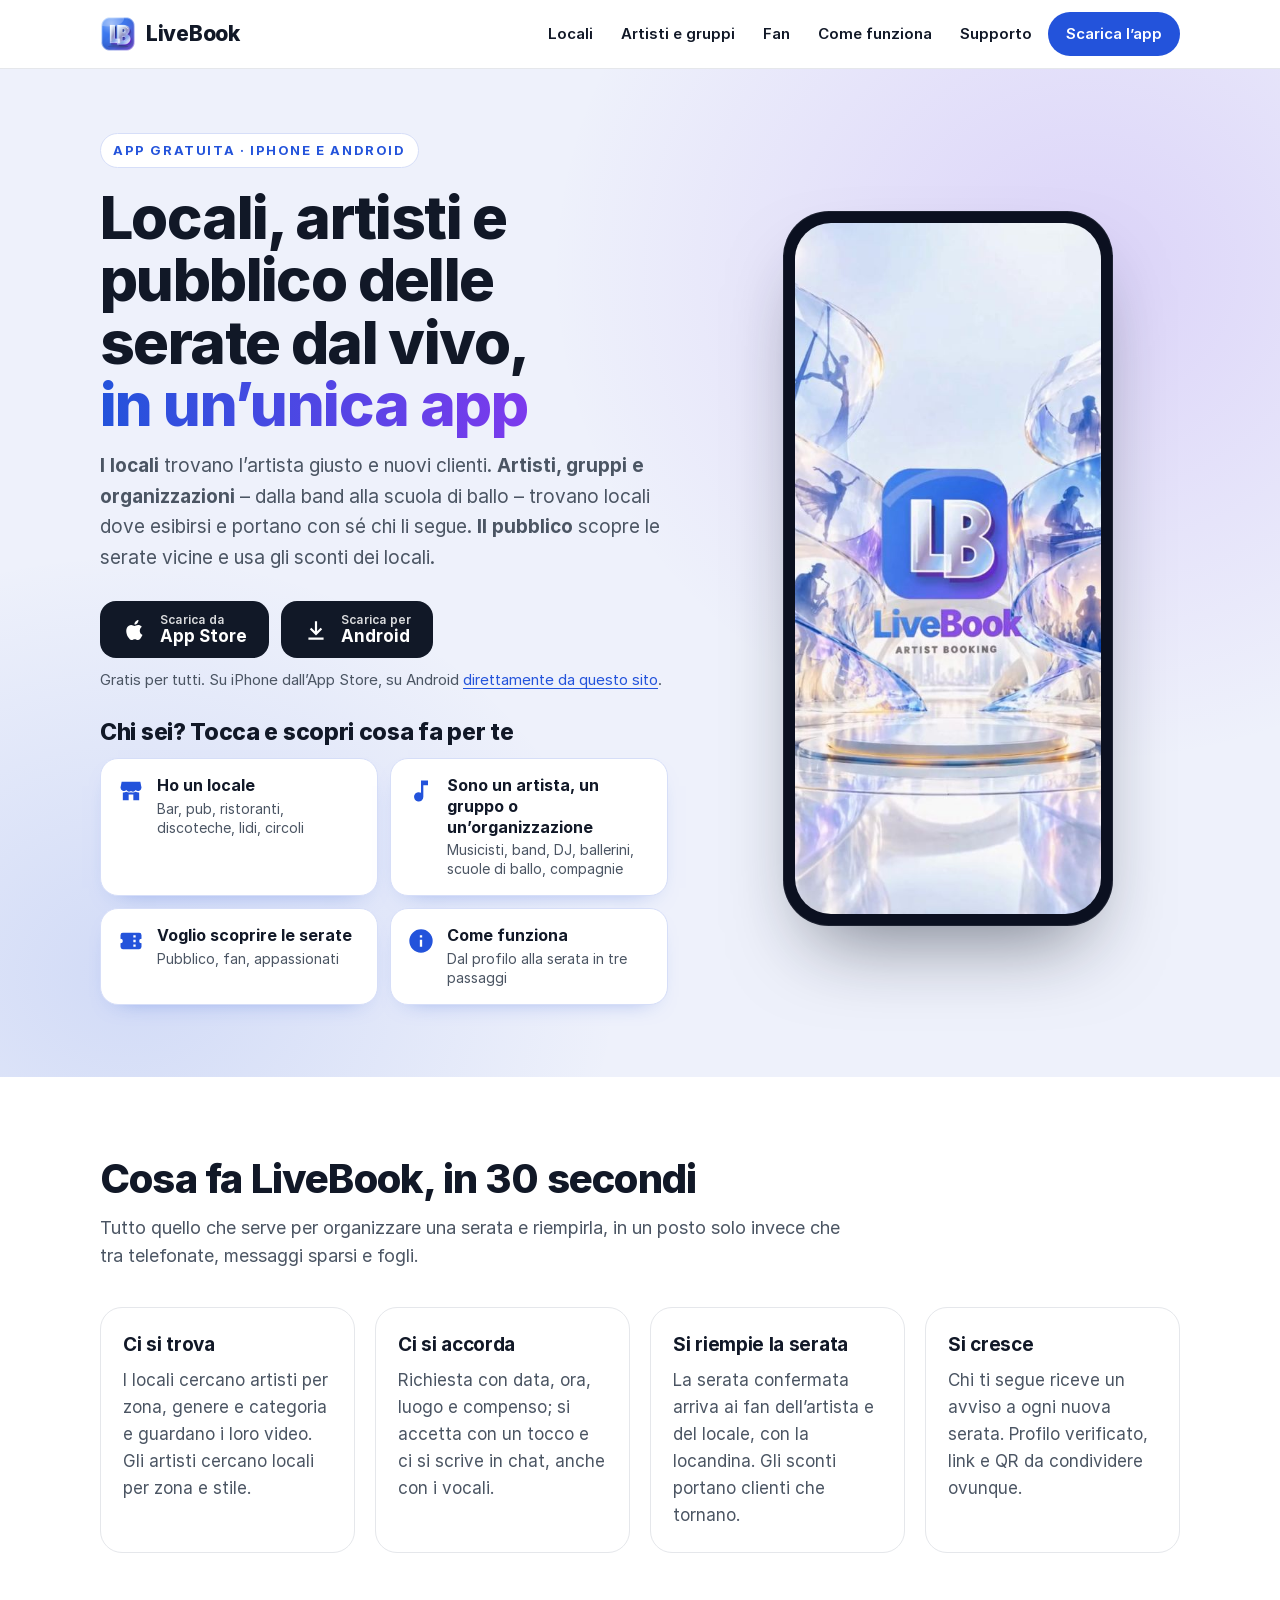
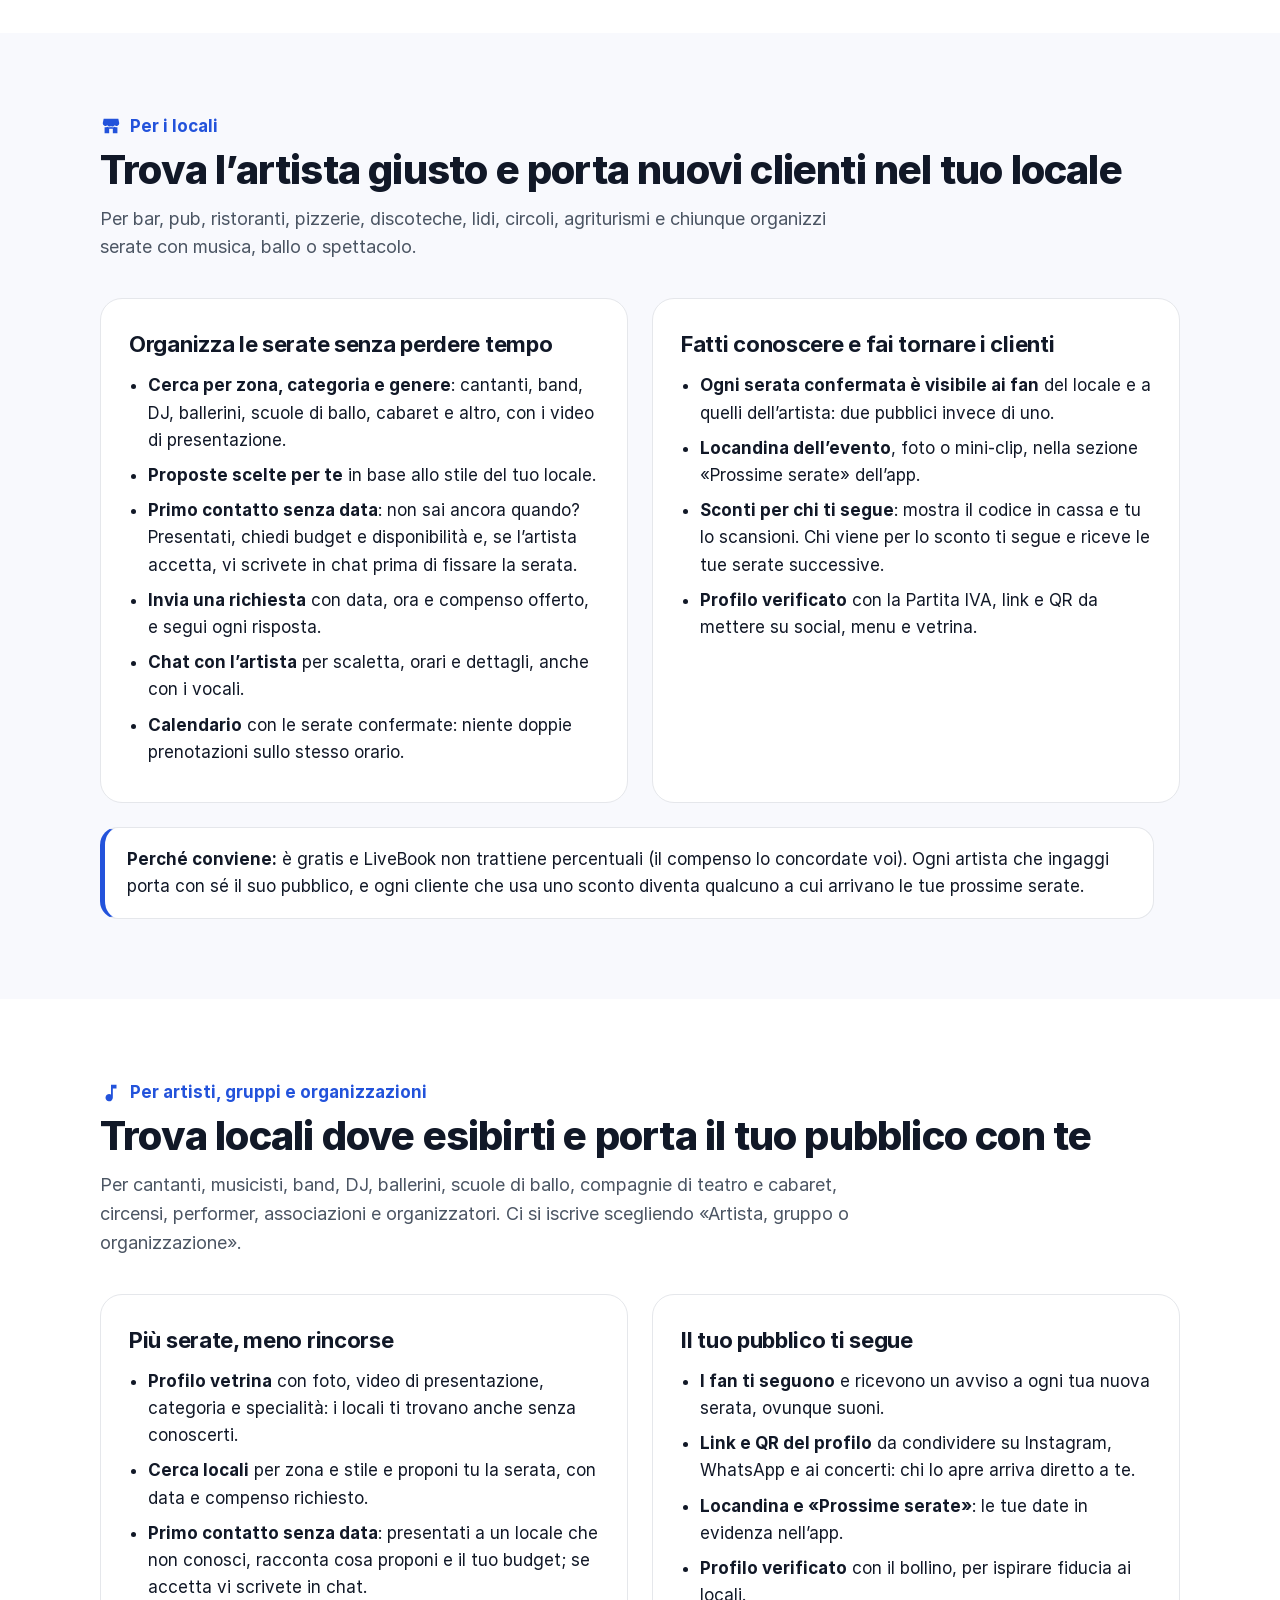
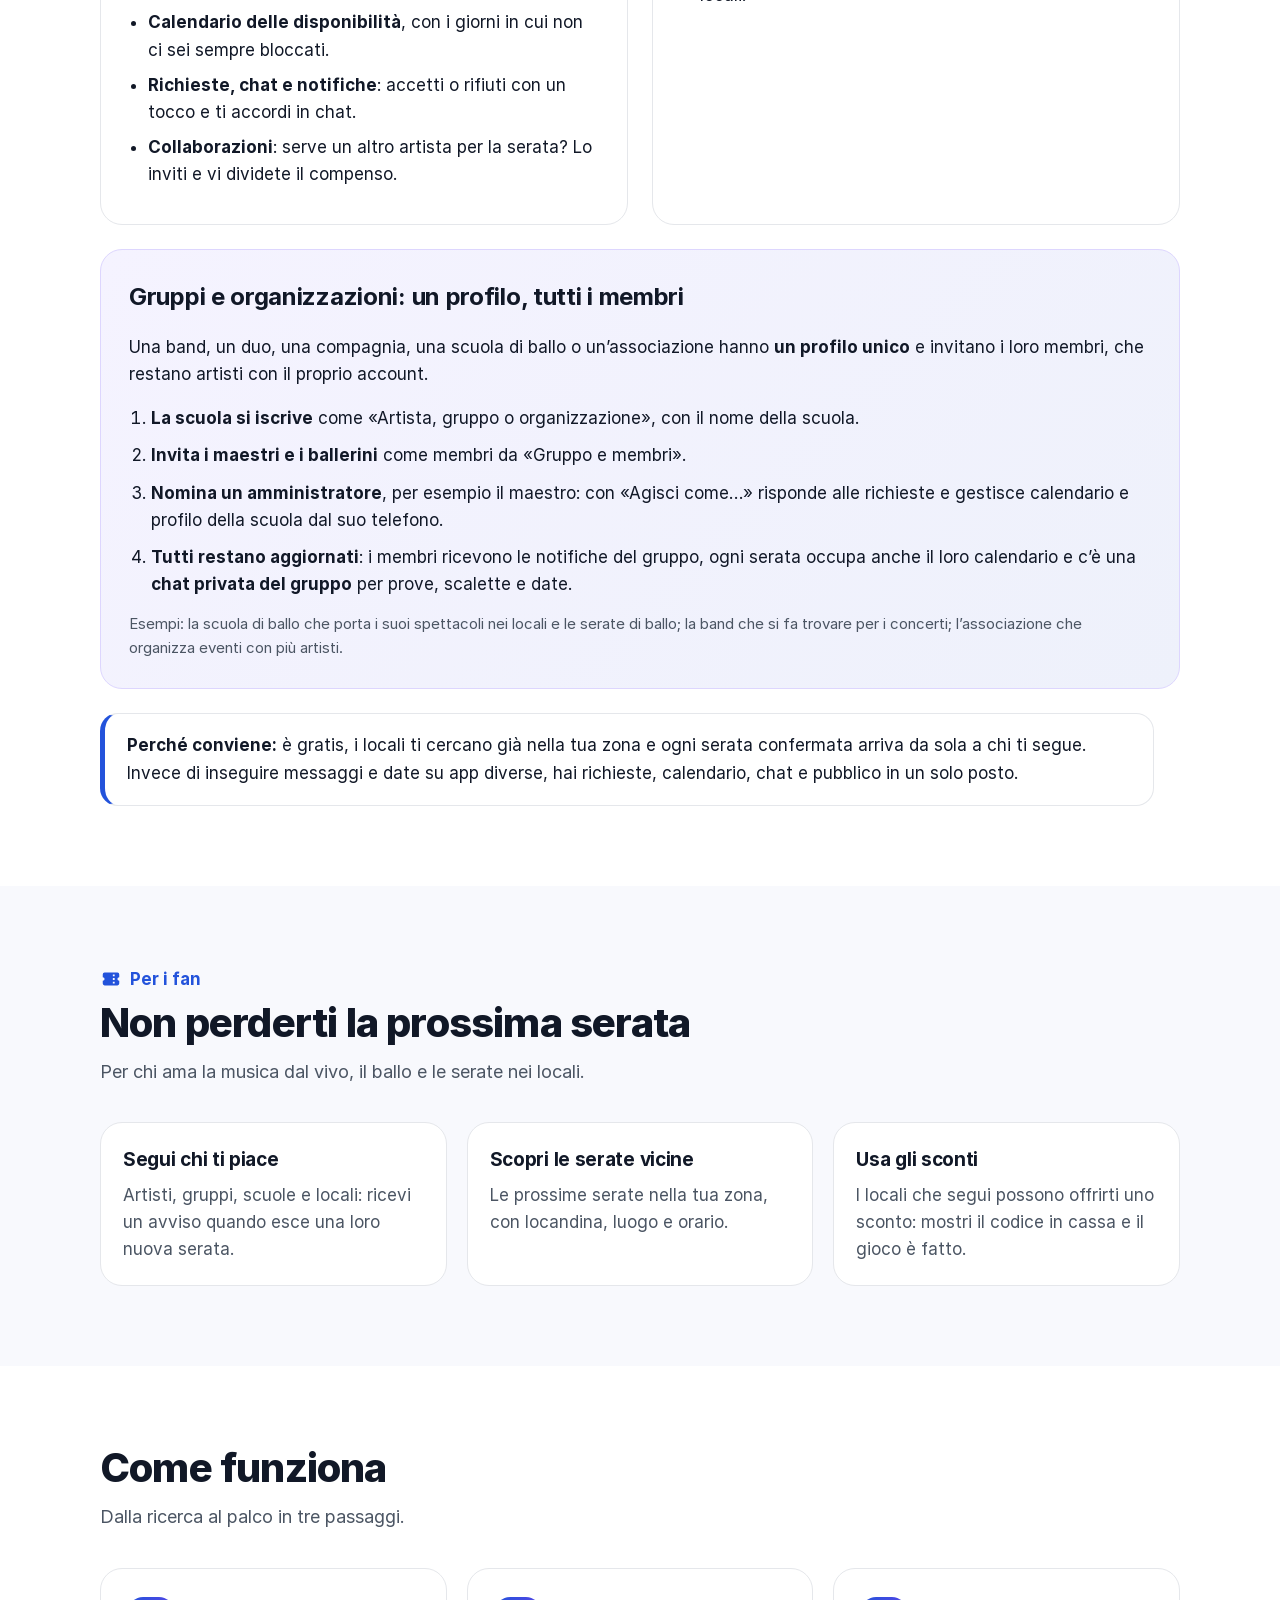
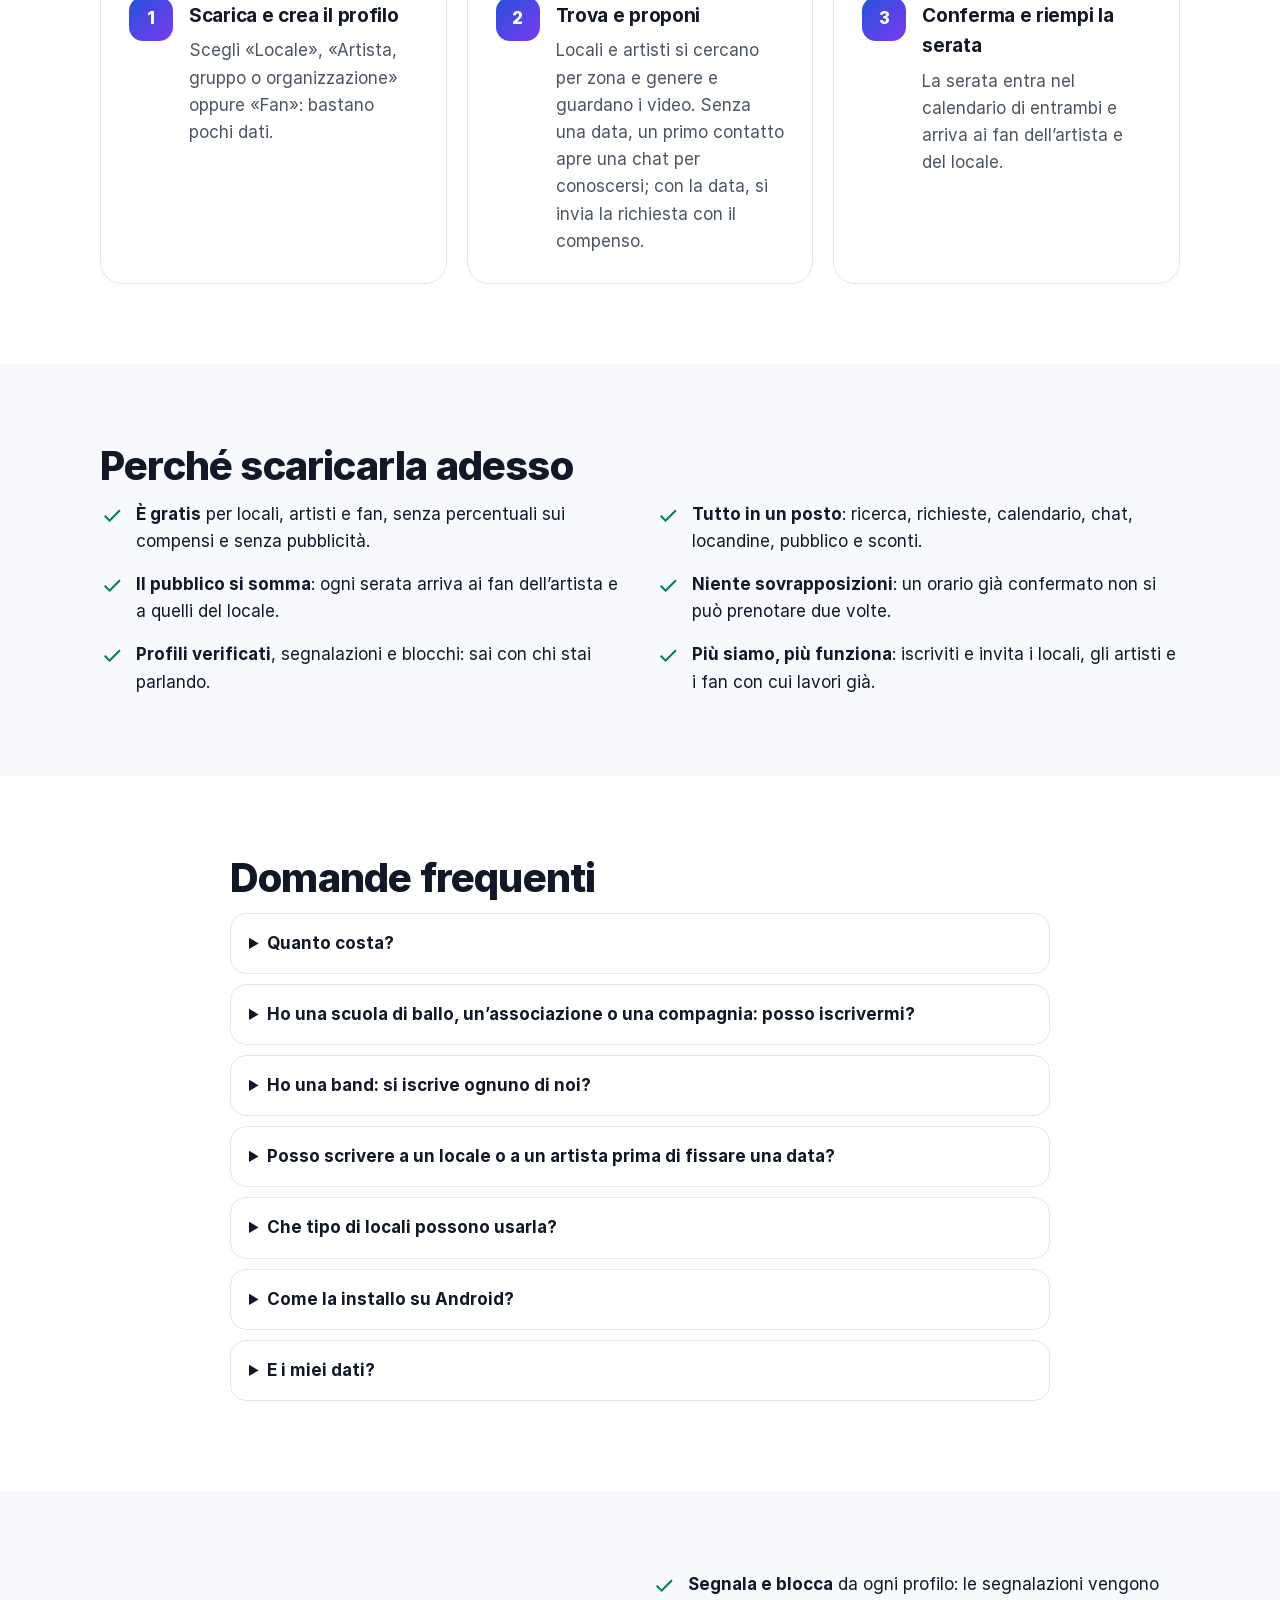
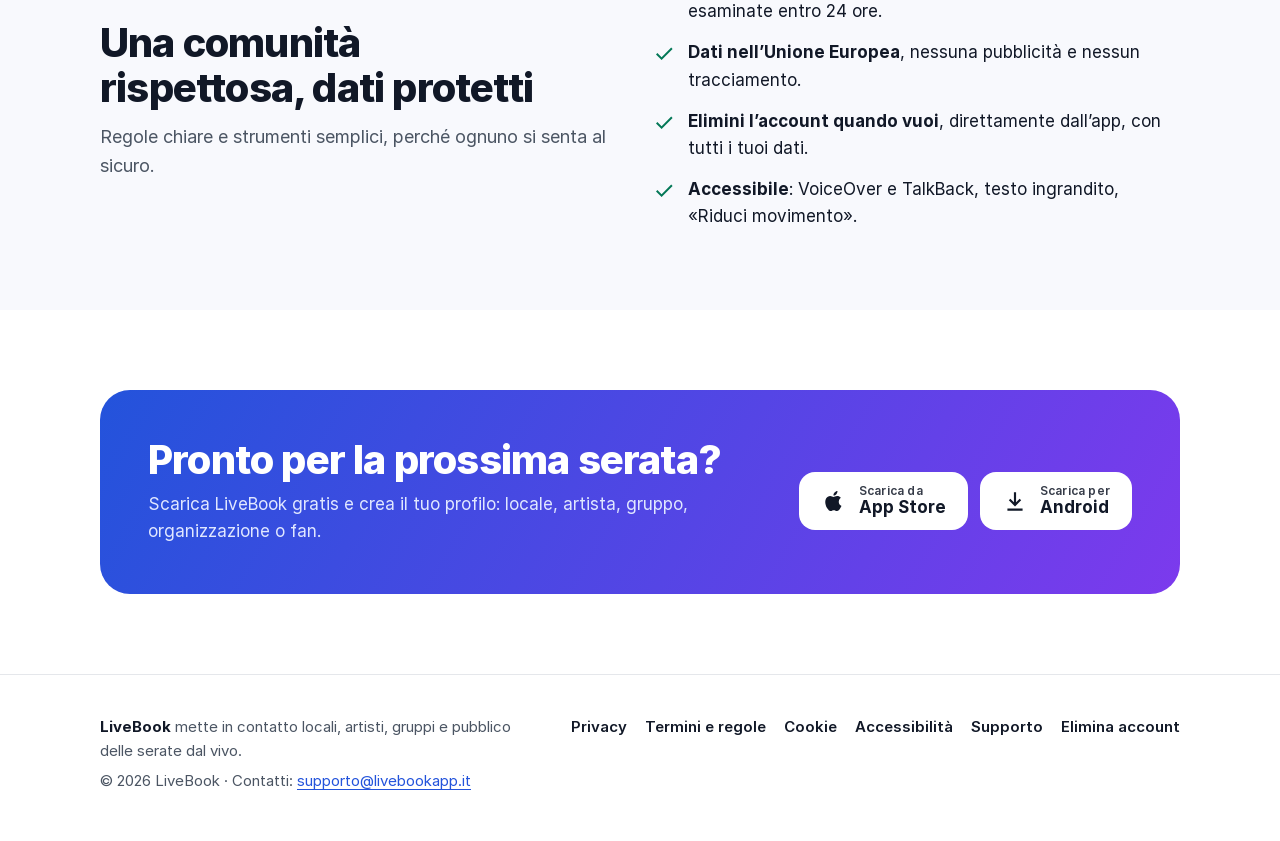
<file: index.html>
<!doctype html>
<html lang="it">
<head>
<meta charset="utf-8">
<meta name="viewport" content="width=device-width, initial-scale=1">
<title>LiveBook – L’app gratuita per locali, artisti e serate dal vivo</title>
<meta name="description" content="LiveBook è l’app gratuita che fa incontrare locali, artisti, gruppi e pubblico: i locali trovano artisti e nuovi clienti, gli artisti trovano serate e portano i loro fan, il pubblico scopre le serate vicine e usa gli sconti.">
<link rel="canonical" href="https://livebookapp.it/">
<meta http-equiv="Content-Security-Policy" content="default-src 'self'; img-src 'self' data:; media-src 'self'; style-src 'self'; script-src 'self'; font-src 'self'; base-uri 'self'; form-action 'none'">
<meta name="referrer" content="strict-origin-when-cross-origin">
<meta name="theme-color" content="#2353DB">
<meta property="og:type" content="website">
<meta property="og:locale" content="it_IT">
<meta property="og:site_name" content="LiveBook">
<meta property="og:title" content="LiveBook – L’app gratuita per locali, artisti e serate dal vivo">
<meta property="og:description" content="LiveBook è l’app gratuita che fa incontrare locali, artisti, gruppi e pubblico: i locali trovano artisti e nuovi clienti, gli artisti trovano serate e portano i loro fan, il pubblico scopre le serate vicine e usa gli sconti.">
<meta property="og:url" content="https://livebookapp.it/">
<meta property="og:image" content="https://livebookapp.it/assets/img/og-image.jpg">
<meta name="twitter:card" content="summary_large_image">
<link rel="icon" type="image/png" sizes="32x32" href="assets/img/favicon-32.png">
<link rel="apple-touch-icon" href="assets/img/apple-touch-icon.png">
<link rel="manifest" href="site.webmanifest">
<link rel="preload" href="assets/fonts/Inter-Regular.woff2" as="font" type="font/woff2" crossorigin>
<link rel="stylesheet" href="assets/site.css">
<script type="application/ld+json">{"@context":"https://schema.org","@graph":[{"@type":"Organization","@id":"https://livebookapp.it/#org","name":"LiveBook","url":"https://livebookapp.it/","logo":"https://livebookapp.it/assets/img/icon-512.png","email":"supporto@livebookapp.it"},{"@type":"WebSite","@id":"https://livebookapp.it/#web","name":"LiveBook","alternateName":"LiveBook app","url":"https://livebookapp.it/","inLanguage":"it","publisher":{"@id":"https://livebookapp.it/#org"}},{"@type":"MobileApplication","@id":"https://livebookapp.it/#app","name":"LiveBook","alternateName":["LiveBook app","LB - LiveBook"],"description":"App gratuita per le serate dal vivo: locali, artisti, gruppi e organizzazioni (band, DJ, scuole di ballo, compagnie) si trovano e organizzano le serate con profili, video, ricerca per zona e genere, richieste, chat e calendario; il pubblico le scopre, segue chi ama e usa gli sconti dei locali.","url":"https://livebookapp.it/","image":"https://livebookapp.it/assets/img/og-image.jpg","applicationCategory":"LifestyleApplication","operatingSystem":"iOS, Android","inLanguage":"it","offers":{"@type":"Offer","price":"0","priceCurrency":"EUR"},"publisher":{"@id":"https://livebookapp.it/#org"},"sameAs":["https://apps.apple.com/it/app/id6827290935"]}]}</script>
</head>
<body>
<a class="skip" href="#contenuto">Vai al contenuto</a>
<header class="top">
  <div class="wrap">
    <a class="brand" href="index.html" aria-label="LiveBook, pagina iniziale"><img src="assets/img/logo-96.png" alt="" width="36" height="36">LiveBook</a>
    <nav aria-label="Menu principale"><a href="index.html#locali">Locali</a><a href="index.html#artisti">Artisti e gruppi</a><a href="index.html#fan">Fan</a><a href="index.html#come-funziona">Come funziona</a><a href="supporto.html">Supporto</a><a class="cta" href="index.html#scarica">Scarica l’app</a></nav>
  </div>
</header>
<main id="contenuto">

<section class="hero" aria-labelledby="titolo">
  <div class="wrap">
    <div>
      <span class="eyebrow">App gratuita · iPhone e Android</span>
      <h1 id="titolo">Locali, artisti e pubblico delle serate dal vivo, <span class="grad">in un’unica app</span></h1>
      <p class="lead"><strong>I locali</strong> trovano l’artista giusto e nuovi clienti. <strong>Artisti, gruppi e organizzazioni</strong> – dalla band alla scuola di ballo – trovano locali dove esibirsi e portano con sé chi li segue. <strong>Il pubblico</strong> scopre le serate vicine e usa gli sconti dei locali.</p>
      <div id="scarica"><div class="stores"><a class="btn btn-dark" href="https://apps.apple.com/it/app/id6827290935" rel="noopener"><svg viewBox="0 0 24 24" aria-hidden="true"><path d="M16.4 12.6c0-2.3 1.9-3.4 2-3.5-1.1-1.6-2.8-1.8-3.4-1.8-1.4-.1-2.8.9-3.5.9-.7 0-1.8-.8-3-.8-1.5 0-3 .9-3.8 2.3-1.6 2.8-.4 7 1.2 9.3.8 1.1 1.7 2.4 2.9 2.3 1.2 0 1.6-.7 3-.7s1.8.7 3 .7c1.3 0 2.1-1.1 2.8-2.3.9-1.3 1.3-2.6 1.3-2.6s-2.5-1-2.5-3.8zM14.2 5.7c.6-.8 1.1-1.8 1-2.9-.9 0-2 .6-2.7 1.4-.6.7-1.1 1.7-1 2.8 1 .1 2-.5 2.7-1.3z"/></svg><span><small>Scarica da</small>App Store</span></a><a class="btn btn-dark" href="android.html"><svg viewBox="0 0 24 24" aria-hidden="true"><path d="M11 4h2v9.2l3.3-3.3 1.4 1.4L12 17l-5.7-5.7 1.4-1.4 3.3 3.3zM5 19h14v2H5z"/></svg><span><small>Scarica per</small>Android</span></a></div></div>
      <p class="note">Gratis per tutti. Su iPhone dall’App Store, su Android <a href="android.html">direttamente da questo sito</a>.</p>
      <h2 class="who-title">Chi sei? Tocca e scopri cosa fa per te</h2>
      <nav class="who" aria-label="Chi sei?"><a href="#locali"><svg viewBox="0 0 24 24" aria-hidden="true"><path d="M4 4h16l1 5a3 3 0 0 1-5 2.2A3 3 0 0 1 12 12a3 3 0 0 1-4-.8A3 3 0 0 1 3 9zm1 9.3V20h14v-6.7a5 5 0 0 1-3-.6 5 5 0 0 1-4 .3 5 5 0 0 1-4-.3 5 5 0 0 1-3 .6zM10 15h4v5h-4z"/></svg><span><strong>Ho un locale</strong><small>Bar, pub, ristoranti, discoteche, lidi, circoli</small></span></a><a href="#artisti"><svg viewBox="0 0 24 24" aria-hidden="true"><path d="M12 3v10.6A4 4 0 1 0 14 17V7h4V3z"/></svg><span><strong>Sono un artista, un gruppo o un’organizzazione</strong><small>Musicisti, band, DJ, ballerini, scuole di ballo, compagnie</small></span></a><a href="#fan"><svg viewBox="0 0 24 24" aria-hidden="true"><path d="M3 7a2 2 0 0 1 2-2h14a2 2 0 0 1 2 2v3a2 2 0 0 0 0 4v3a2 2 0 0 1-2 2H5a2 2 0 0 1-2-2v-3a2 2 0 0 0 0-4zm11 0v2h2V7zm0 4v2h2v-2zm0 4v2h2v-2z"/></svg><span><strong>Voglio scoprire le serate</strong><small>Pubblico, fan, appassionati</small></span></a><a href="#come-funziona"><svg viewBox="0 0 24 24" aria-hidden="true"><path d="M12 2a10 10 0 1 0 0 20 10 10 0 0 0 0-20zm1 15h-2v-6h2zm0-8h-2V7h2z"/></svg><span><strong>Come funziona</strong><small>Dal profilo alla serata in tre passaggi</small></span></a></nav>
    </div>
    <div class="phone">
      <video id="video-logo" muted playsinline loop preload="metadata" poster="assets/img/poster.jpg" aria-label="Animazione del logo LiveBook">
        <source src="assets/video/livebook.mp4" type="video/mp4">
      </video>
    </div>
  </div>
</section>

<section class="block" id="cosa-fa" aria-labelledby="t-cosa">
  <div class="wrap">
    <h2 id="t-cosa">Cosa fa LiveBook, in 30 secondi</h2>
    <p class="sub">Tutto quello che serve per organizzare una serata e riempirla, in un posto solo invece che tra telefonate, messaggi sparsi e fogli.</p>
    <div class="grid4">
      <div class="card mini"><h3>Ci si trova</h3><p>I locali cercano artisti per zona, genere e categoria e guardano i loro video. Gli artisti cercano locali per zona e stile.</p></div>
      <div class="card mini"><h3>Ci si accorda</h3><p>Richiesta con data, ora, luogo e compenso; si accetta con un tocco e ci si scrive in chat, anche con i vocali.</p></div>
      <div class="card mini"><h3>Si riempie la serata</h3><p>La serata confermata arriva ai fan dell’artista e del locale, con la locandina. Gli sconti portano clienti che tornano.</p></div>
      <div class="card mini"><h3>Si cresce</h3><p>Chi ti segue riceve un avviso a ogni nuova serata. Profilo verificato, link e QR da condividere ovunque.</p></div>
    </div>
  </div>
</section>

<section class="block alt role" id="locali" aria-labelledby="t-locali">
  <div class="wrap">
    <span class="tag"><svg viewBox="0 0 24 24" aria-hidden="true"><path d="M4 4h16l1 5a3 3 0 0 1-5 2.2A3 3 0 0 1 12 12a3 3 0 0 1-4-.8A3 3 0 0 1 3 9zm1 9.3V20h14v-6.7a5 5 0 0 1-3-.6 5 5 0 0 1-4 .3 5 5 0 0 1-4-.3 5 5 0 0 1-3 .6zM10 15h4v5h-4z"/></svg>Per i locali</span>
    <h2 id="t-locali">Trova l’artista giusto e porta nuovi clienti nel tuo locale</h2>
    <p class="sub">Per bar, pub, ristoranti, pizzerie, discoteche, lidi, circoli, agriturismi e chiunque organizzi serate con musica, ballo o spettacolo.</p>
    <div class="grid2">
      <div class="card">
        <h3>Organizza le serate senza perdere tempo</h3>
        <ul>
          <li><strong>Cerca per zona, categoria e genere</strong>: cantanti, band, DJ, ballerini, scuole di ballo, cabaret e altro, con i video di presentazione.</li>
          <li><strong>Proposte scelte per te</strong> in base allo stile del tuo locale.</li>
          <li><strong>Primo contatto senza data</strong>: non sai ancora quando? Presentati, chiedi budget e disponibilità e, se l’artista accetta, vi scrivete in chat prima di fissare la serata.</li>
          <li><strong>Invia una richiesta</strong> con data, ora e compenso offerto, e segui ogni risposta.</li>
          <li><strong>Chat con l’artista</strong> per scaletta, orari e dettagli, anche con i vocali.</li>
          <li><strong>Calendario</strong> con le serate confermate: niente doppie prenotazioni sullo stesso orario.</li>
        </ul>
      </div>
      <div class="card">
        <h3>Fatti conoscere e fai tornare i clienti</h3>
        <ul>
          <li><strong>Ogni serata confermata è visibile ai fan</strong> del locale e a quelli dell’artista: due pubblici invece di uno.</li>
          <li><strong>Locandina dell’evento</strong>, foto o mini-clip, nella sezione «Prossime serate» dell’app.</li>
          <li><strong>Sconti per chi ti segue</strong>: mostra il codice in cassa e tu lo scansioni. Chi viene per lo sconto ti segue e riceve le tue serate successive.</li>
          <li><strong>Profilo verificato</strong> con la Partita IVA, link e QR da mettere su social, menu e vetrina.</li>
        </ul>
      </div>
    </div>
    <p class="why"><strong>Perché conviene:</strong> è gratis e LiveBook non trattiene percentuali (il compenso lo concordate voi). Ogni artista che ingaggi porta con sé il suo pubblico, e ogni cliente che usa uno sconto diventa qualcuno a cui arrivano le tue prossime serate.</p>
  </div>
</section>

<section class="block role" id="artisti" aria-labelledby="t-artisti">
  <div class="wrap">
    <span class="tag"><svg viewBox="0 0 24 24" aria-hidden="true"><path d="M12 3v10.6A4 4 0 1 0 14 17V7h4V3z"/></svg>Per artisti, gruppi e organizzazioni</span>
    <h2 id="t-artisti">Trova locali dove esibirti e porta il tuo pubblico con te</h2>
    <p class="sub">Per cantanti, musicisti, band, DJ, ballerini, scuole di ballo, compagnie di teatro e cabaret, circensi, performer, associazioni e organizzatori. Ci si iscrive scegliendo «Artista, gruppo o organizzazione».</p>
    <div class="grid2">
      <div class="card">
        <h3>Più serate, meno rincorse</h3>
        <ul>
          <li><strong>Profilo vetrina</strong> con foto, video di presentazione, categoria e specialità: i locali ti trovano anche senza conoscerti.</li>
          <li><strong>Cerca locali</strong> per zona e stile e proponi tu la serata, con data e compenso richiesto.</li>
          <li><strong>Primo contatto senza data</strong>: presentati a un locale che non conosci, racconta cosa proponi e il tuo budget; se accetta vi scrivete in chat.</li>
          <li><strong>Calendario delle disponibilità</strong>, con i giorni in cui non ci sei sempre bloccati.</li>
          <li><strong>Richieste, chat e notifiche</strong>: accetti o rifiuti con un tocco e ti accordi in chat.</li>
          <li><strong>Collaborazioni</strong>: serve un altro artista per la serata? Lo inviti e vi dividete il compenso.</li>
        </ul>
      </div>
      <div class="card">
        <h3>Il tuo pubblico ti segue</h3>
        <ul>
          <li><strong>I fan ti seguono</strong> e ricevono un avviso a ogni tua nuova serata, ovunque suoni.</li>
          <li><strong>Link e QR del profilo</strong> da condividere su Instagram, WhatsApp e ai concerti: chi lo apre arriva diretto a te.</li>
          <li><strong>Locandina e «Prossime serate»</strong>: le tue date in evidenza nell’app.</li>
          <li><strong>Profilo verificato</strong> con il bollino, per ispirare fiducia ai locali.</li>
        </ul>
      </div>
    </div>

    <div class="card example" id="gruppi">
      <h3>Gruppi e organizzazioni: un profilo, tutti i membri</h3>
      <p>Una band, un duo, una compagnia, una scuola di ballo o un’associazione hanno <strong>un profilo unico</strong> e invitano i loro membri, che restano artisti con il proprio account.</p>
      <ol class="flow">
        <li><strong>La scuola si iscrive</strong> come «Artista, gruppo o organizzazione», con il nome della scuola.</li>
        <li><strong>Invita i maestri e i ballerini</strong> come membri da «Gruppo e membri».</li>
        <li><strong>Nomina un amministratore</strong>, per esempio il maestro: con «Agisci come…» risponde alle richieste e gestisce calendario e profilo della scuola dal suo telefono.</li>
        <li><strong>Tutti restano aggiornati</strong>: i membri ricevono le notifiche del gruppo, ogni serata occupa anche il loro calendario e c’è una <strong>chat privata del gruppo</strong> per prove, scalette e date.</li>
      </ol>
      <p class="note">Esempi: la scuola di ballo che porta i suoi spettacoli nei locali e le serate di ballo; la band che si fa trovare per i concerti; l’associazione che organizza eventi con più artisti.</p>
    </div>
    <p class="why"><strong>Perché conviene:</strong> è gratis, i locali ti cercano già nella tua zona e ogni serata confermata arriva da sola a chi ti segue. Invece di inseguire messaggi e date su app diverse, hai richieste, calendario, chat e pubblico in un solo posto.</p>
  </div>
</section>

<section class="block alt role" id="fan" aria-labelledby="t-fan">
  <div class="wrap">
    <span class="tag"><svg viewBox="0 0 24 24" aria-hidden="true"><path d="M3 7a2 2 0 0 1 2-2h14a2 2 0 0 1 2 2v3a2 2 0 0 0 0 4v3a2 2 0 0 1-2 2H5a2 2 0 0 1-2-2v-3a2 2 0 0 0 0-4zm11 0v2h2V7zm0 4v2h2v-2zm0 4v2h2v-2z"/></svg>Per i fan</span>
    <h2 id="t-fan">Non perderti la prossima serata</h2>
    <p class="sub">Per chi ama la musica dal vivo, il ballo e le serate nei locali.</p>
    <div class="grid3">
      <div class="card mini"><h3>Segui chi ti piace</h3><p>Artisti, gruppi, scuole e locali: ricevi un avviso quando esce una loro nuova serata.</p></div>
      <div class="card mini"><h3>Scopri le serate vicine</h3><p>Le prossime serate nella tua zona, con locandina, luogo e orario.</p></div>
      <div class="card mini"><h3>Usa gli sconti</h3><p>I locali che segui possono offrirti uno sconto: mostri il codice in cassa e il gioco è fatto.</p></div>
    </div>
  </div>
</section>

<section class="block" id="come-funziona" aria-labelledby="t-come">
  <div class="wrap">
    <h2 id="t-come">Come funziona</h2>
    <p class="sub">Dalla ricerca al palco in tre passaggi.</p>
    <div class="grid3">
      <div class="card step"><span class="n" aria-hidden="true">1</span><div><h3>Scarica e crea il profilo</h3><p>Scegli «Locale», «Artista, gruppo o organizzazione» oppure «Fan»: bastano pochi dati.</p></div></div>
      <div class="card step"><span class="n" aria-hidden="true">2</span><div><h3>Trova e proponi</h3><p>Locali e artisti si cercano per zona e genere e guardano i video. Senza una data, un primo contatto apre una chat per conoscersi; con la data, si invia la richiesta con il compenso.</p></div></div>
      <div class="card step"><span class="n" aria-hidden="true">3</span><div><h3>Conferma e riempi la serata</h3><p>La serata entra nel calendario di entrambi e arriva ai fan dell’artista e del locale.</p></div></div>
    </div>
  </div>
</section>

<section class="block alt" id="perche" aria-labelledby="t-perche">
  <div class="wrap">
    <h2 id="t-perche">Perché scaricarla adesso</h2>
    <ul class="ticks reasons">
      <li><svg viewBox="0 0 24 24" aria-hidden="true"><path d="M9.6 16.2 5.4 12l-1.4 1.4 5.6 5.6 11-11-1.4-1.4z"/></svg><span><strong>È gratis</strong> per locali, artisti e fan, senza percentuali sui compensi e senza pubblicità.</span></li>
      <li><svg viewBox="0 0 24 24" aria-hidden="true"><path d="M9.6 16.2 5.4 12l-1.4 1.4 5.6 5.6 11-11-1.4-1.4z"/></svg><span><strong>Tutto in un posto</strong>: ricerca, richieste, calendario, chat, locandine, pubblico e sconti.</span></li>
      <li><svg viewBox="0 0 24 24" aria-hidden="true"><path d="M9.6 16.2 5.4 12l-1.4 1.4 5.6 5.6 11-11-1.4-1.4z"/></svg><span><strong>Il pubblico si somma</strong>: ogni serata arriva ai fan dell’artista e a quelli del locale.</span></li>
      <li><svg viewBox="0 0 24 24" aria-hidden="true"><path d="M9.6 16.2 5.4 12l-1.4 1.4 5.6 5.6 11-11-1.4-1.4z"/></svg><span><strong>Niente sovrapposizioni</strong>: un orario già confermato non si può prenotare due volte.</span></li>
      <li><svg viewBox="0 0 24 24" aria-hidden="true"><path d="M9.6 16.2 5.4 12l-1.4 1.4 5.6 5.6 11-11-1.4-1.4z"/></svg><span><strong>Profili verificati</strong>, segnalazioni e blocchi: sai con chi stai parlando.</span></li>
      <li><svg viewBox="0 0 24 24" aria-hidden="true"><path d="M9.6 16.2 5.4 12l-1.4 1.4 5.6 5.6 11-11-1.4-1.4z"/></svg><span><strong>Più siamo, più funziona</strong>: iscriviti e invita i locali, gli artisti e i fan con cui lavori già.</span></li>
    </ul>
  </div>
</section>

<section class="block" id="domande" aria-labelledby="t-domande">
  <div class="wrap narrow">
    <h2 id="t-domande">Domande frequenti</h2>
    <details><summary>Quanto costa?</summary><p>Niente: LiveBook è gratuita per tutti. Non gestisce pagamenti e non trattiene percentuali: il compenso di una serata lo concordano locale e artista.</p></details>
    <details><summary>Ho una scuola di ballo, un’associazione o una compagnia: posso iscrivermi?</summary><p>Sì. Scegli «Artista, gruppo o organizzazione» con il nome della scuola o dell’associazione, poi invita i membri e nomina un amministratore che la gestisce dal suo telefono.</p></details>
    <details><summary>Ho una band: si iscrive ognuno di noi?</summary><p>La band ha il suo profilo e invita i componenti, che hanno ognuno il proprio account da artista. Ricevono le notifiche della band e hanno il calendario collegato.</p></details>
    <details><summary>Posso scrivere a un locale o a un artista prima di fissare una data?</summary><p>Sì, con il «Primo contatto (senza data)»: ti presenti con il tipo di serate, il periodo e il budget indicativo. Se l’altro accetta si apre una chat; quando siete d’accordo proponi la data. Per evitare messaggi indesiderati si possono inviare al massimo 10 primi contatti al giorno.</p></details>
    <details><summary>Che tipo di locali possono usarla?</summary><p>Qualsiasi locale che organizza serate con musica, ballo o spettacolo: bar, pub, ristoranti, discoteche, lidi, circoli, agriturismi.</p></details>
    <details><summary>Come la installo su Android?</summary><p>Dalla pagina <a href="android.html">Android</a> di questo sito, con le istruzioni passo per passo. Su iPhone si scarica dall’App Store.</p></details>
    <details><summary>E i miei dati?</summary><p>I dati sono nell’Unione Europea, non c’è pubblicità né tracciamento e puoi eliminare l’account quando vuoi. Trovi tutto nell’<a href="privacy.html">informativa sulla privacy</a>.</p></details>
  </div>
</section>

<section class="block alt" aria-labelledby="t-sicurezza">
  <div class="wrap grid2 center">
    <div>
      <h2 id="t-sicurezza">Una comunità rispettosa, dati protetti</h2>
      <p class="sub flush">Regole chiare e strumenti semplici, perché ognuno si senta al sicuro.</p>
    </div>
    <ul class="ticks">
      <li><svg viewBox="0 0 24 24" aria-hidden="true"><path d="M9.6 16.2 5.4 12l-1.4 1.4 5.6 5.6 11-11-1.4-1.4z"/></svg><span><strong>Segnala e blocca</strong> da ogni profilo: le segnalazioni vengono esaminate entro 24 ore.</span></li>
      <li><svg viewBox="0 0 24 24" aria-hidden="true"><path d="M9.6 16.2 5.4 12l-1.4 1.4 5.6 5.6 11-11-1.4-1.4z"/></svg><span><strong>Dati nell’Unione Europea</strong>, nessuna pubblicità e nessun tracciamento.</span></li>
      <li><svg viewBox="0 0 24 24" aria-hidden="true"><path d="M9.6 16.2 5.4 12l-1.4 1.4 5.6 5.6 11-11-1.4-1.4z"/></svg><span><strong>Elimini l’account quando vuoi</strong>, direttamente dall’app, con tutti i tuoi dati.</span></li>
      <li><svg viewBox="0 0 24 24" aria-hidden="true"><path d="M9.6 16.2 5.4 12l-1.4 1.4 5.6 5.6 11-11-1.4-1.4z"/></svg><span><strong>Accessibile</strong>: VoiceOver e TalkBack, testo ingrandito, «Riduci movimento».</span></li>
    </ul>
  </div>
</section>

<section class="block" aria-labelledby="t-cta">
  <div class="wrap">
    <div class="band">
      <div><h2 id="t-cta">Pronto per la prossima serata?</h2><p>Scarica LiveBook gratis e crea il tuo profilo: locale, artista, gruppo, organizzazione o fan.</p></div>
      <div class="stores"><a class="btn btn-dark" href="https://apps.apple.com/it/app/id6827290935" rel="noopener"><svg viewBox="0 0 24 24" aria-hidden="true"><path d="M16.4 12.6c0-2.3 1.9-3.4 2-3.5-1.1-1.6-2.8-1.8-3.4-1.8-1.4-.1-2.8.9-3.5.9-.7 0-1.8-.8-3-.8-1.5 0-3 .9-3.8 2.3-1.6 2.8-.4 7 1.2 9.3.8 1.1 1.7 2.4 2.9 2.3 1.2 0 1.6-.7 3-.7s1.8.7 3 .7c1.3 0 2.1-1.1 2.8-2.3.9-1.3 1.3-2.6 1.3-2.6s-2.5-1-2.5-3.8zM14.2 5.7c.6-.8 1.1-1.8 1-2.9-.9 0-2 .6-2.7 1.4-.6.7-1.1 1.7-1 2.8 1 .1 2-.5 2.7-1.3z"/></svg><span><small>Scarica da</small>App Store</span></a><a class="btn btn-dark" href="android.html"><svg viewBox="0 0 24 24" aria-hidden="true"><path d="M11 4h2v9.2l3.3-3.3 1.4 1.4L12 17l-5.7-5.7 1.4-1.4 3.3 3.3zM5 19h14v2H5z"/></svg><span><small>Scarica per</small>Android</span></a></div>
    </div>
  </div>
</section>

</main>
<footer class="site">
  <div class="wrap">
    <div>
      <p class="f1"><strong>LiveBook</strong> mette in contatto locali, artisti, gruppi e pubblico delle serate dal vivo.</p>
      <p class="f2">© 2026 LiveBook · Contatti: <a href="mailto:supporto@livebookapp.it">supporto@livebookapp.it</a></p>
    </div>
    <nav aria-label="Informazioni legali"><a href="privacy.html">Privacy</a><a href="termini.html">Termini e regole</a><a href="cookie.html">Cookie</a><a href="accessibilita.html">Accessibilità</a><a href="supporto.html">Supporto</a><a href="elimina-account.html">Elimina account</a></nav>
  </div>
</footer>
<script src="assets/site.js" defer></script>
</body>
</html>
</file>
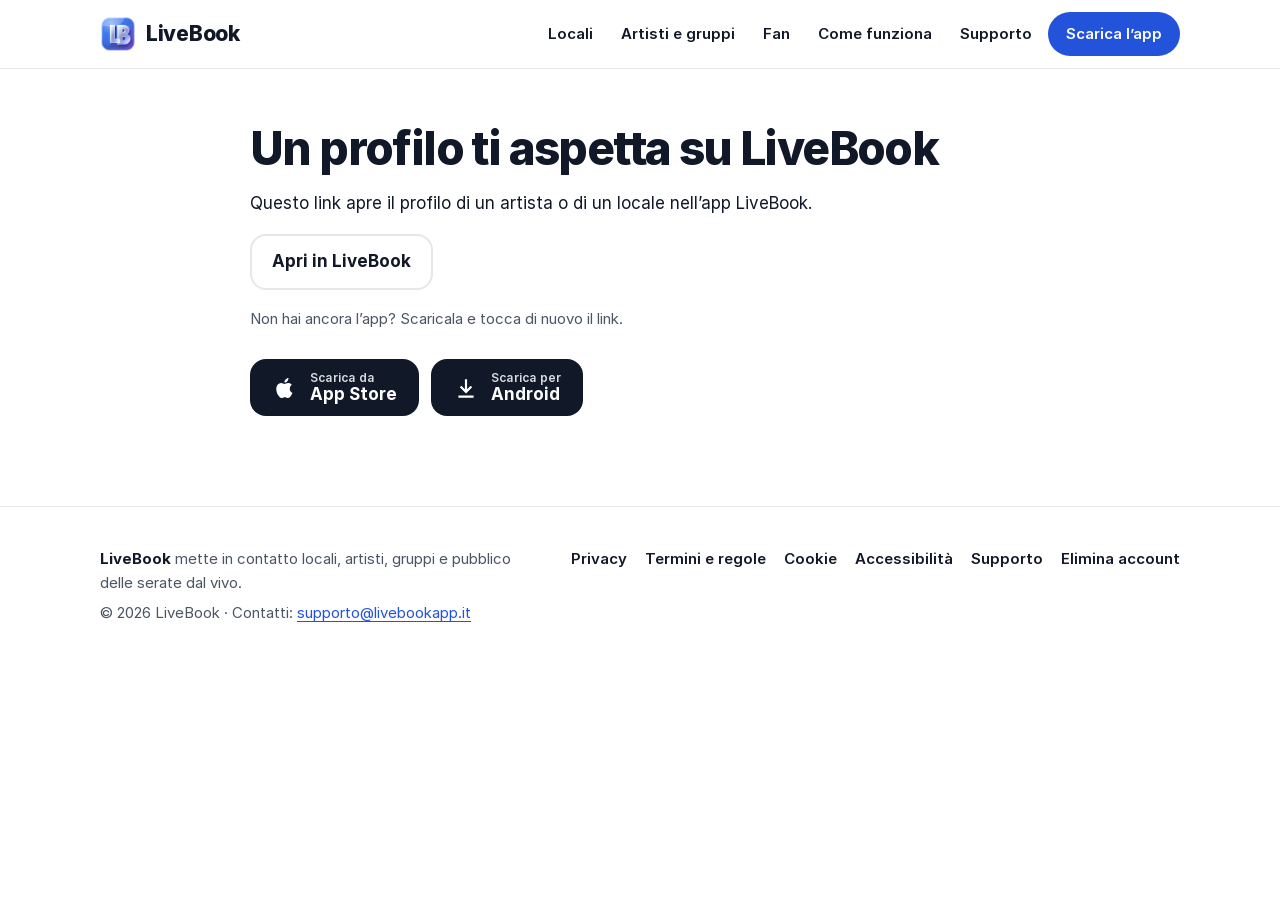
<file: u/09b88a8d-ede5-40e9-b0f8-de3b7794de29/index.html>
<!doctype html>
<html lang="it">
<head>
<meta charset="utf-8">
<base href="/">
<meta name="viewport" content="width=device-width, initial-scale=1">
<title>Un profilo ti aspetta su LiveBook · LiveBook</title>
<meta name="description" content="Apri questo profilo nell’app LiveBook: artisti, locali e fan della musica dal vivo.">
<link rel="canonical" href="https://livebookapp.it/u/09b88a8d-ede5-40e9-b0f8-de3b7794de29">
<meta http-equiv="Content-Security-Policy" content="default-src 'self'; img-src 'self' data:; media-src 'self'; style-src 'self'; script-src 'self'; font-src 'self'; base-uri 'self'; form-action 'none'">
<meta name="referrer" content="no-referrer">
<meta name="robots" content="noindex">
<meta name="apple-itunes-app" content="app-id=6827290935, app-argument=https://livebookapp.it/u/09b88a8d-ede5-40e9-b0f8-de3b7794de29">
<meta name="theme-color" content="#2353DB">
<meta property="og:type" content="website">
<meta property="og:locale" content="it_IT">
<meta property="og:site_name" content="LiveBook">
<meta property="og:title" content="Un profilo ti aspetta su LiveBook · LiveBook">
<meta property="og:description" content="Apri questo profilo nell’app LiveBook: artisti, locali e fan della musica dal vivo.">
<meta property="og:url" content="https://livebookapp.it/u/09b88a8d-ede5-40e9-b0f8-de3b7794de29">
<meta property="og:image" content="https://livebookapp.it/assets/img/og-image.jpg">
<meta name="twitter:card" content="summary_large_image">
<link rel="icon" type="image/png" sizes="32x32" href="assets/img/favicon-32.png">
<link rel="apple-touch-icon" href="assets/img/apple-touch-icon.png">
<link rel="manifest" href="site.webmanifest">
<link rel="preload" href="assets/fonts/Inter-Regular.woff2" as="font" type="font/woff2" crossorigin>
<link rel="stylesheet" href="assets/site.css">
</head>
<body>
<a class="skip" href="#contenuto">Vai al contenuto</a>
<header class="top">
  <div class="wrap">
    <a class="brand" href="index.html" aria-label="LiveBook, pagina iniziale"><img src="assets/img/logo-96.png" alt="" width="36" height="36">LiveBook</a>
    <nav aria-label="Menu principale"><a href="index.html#locali">Locali</a><a href="index.html#artisti">Artisti e gruppi</a><a href="index.html#fan">Fan</a><a href="index.html#come-funziona">Come funziona</a><a href="supporto.html">Supporto</a><a class="cta" href="index.html#scarica">Scarica l’app</a></nav>
  </div>
</header>
<main id="contenuto">

<article class="doc" id="presenza" hidden><div class="wrap">
<h1>Il tuo codice presenza StoNait</h1>
<p>Per registrare la presenza ti serve l’app «LB - LiveBook».</p>
<p class="codice-presenza" id="presenza-codice" aria-live="polite"></p>
<p><button class="btn btn-copia" id="presenza-copia" type="button">Copia codice</button></p>
<p class="note" id="presenza-copiato" role="status" hidden></p>
<p><strong>Dopo l’installazione torna su StoNait e tocca di nuovo «Registra su LB - LiveBook».</strong></p>
<div class="stores"><a class="btn btn-dark" href="https://apps.apple.com/it/app/id6827290935" rel="noopener"><svg viewBox="0 0 24 24" aria-hidden="true"><path d="M16.4 12.6c0-2.3 1.9-3.4 2-3.5-1.1-1.6-2.8-1.8-3.4-1.8-1.4-.1-2.8.9-3.5.9-.7 0-1.8-.8-3-.8-1.5 0-3 .9-3.8 2.3-1.6 2.8-.4 7 1.2 9.3.8 1.1 1.7 2.4 2.9 2.3 1.2 0 1.6-.7 3-.7s1.8.7 3 .7c1.3 0 2.1-1.1 2.8-2.3.9-1.3 1.3-2.6 1.3-2.6s-2.5-1-2.5-3.8zM14.2 5.7c.6-.8 1.1-1.8 1-2.9-.9 0-2 .6-2.7 1.4-.6.7-1.1 1.7-1 2.8 1 .1 2-.5 2.7-1.3z"/></svg><span><small>Scarica da</small>App Store</span></a><a class="btn btn-dark" href="android.html"><svg viewBox="0 0 24 24" aria-hidden="true"><path d="M11 4h2v9.2l3.3-3.3 1.4 1.4L12 17l-5.7-5.7 1.4-1.4 3.3 3.3zM5 19h14v2H5z"/></svg><span><small>Scarica per</small>Android</span></a></div>
<p class="note">Hai già l’app? <a id="presenza-apri" href="index.html">Apri in LB - LiveBook</a>, oppure apri «Registra presenza StoNait» e tocca «Incolla».</p>
</div></article>
<article class="doc" id="profilo"><div class="wrap">
<h1>Un profilo ti aspetta su LiveBook</h1>
<p>Questo link apre il profilo di un artista o di un locale nell’app LiveBook.</p>
<p class="note" id="profilo-store" role="status" hidden></p>
<p><a class="btn btn-ghost" id="profilo-apri" href="index.html">Apri in LiveBook</a></p>
<p class="note">Non hai ancora l’app? Scaricala e tocca di nuovo il link.</p>
<div class="stores"><a class="btn btn-dark" href="https://apps.apple.com/it/app/id6827290935" rel="noopener"><svg viewBox="0 0 24 24" aria-hidden="true"><path d="M16.4 12.6c0-2.3 1.9-3.4 2-3.5-1.1-1.6-2.8-1.8-3.4-1.8-1.4-.1-2.8.9-3.5.9-.7 0-1.8-.8-3-.8-1.5 0-3 .9-3.8 2.3-1.6 2.8-.4 7 1.2 9.3.8 1.1 1.7 2.4 2.9 2.3 1.2 0 1.6-.7 3-.7s1.8.7 3 .7c1.3 0 2.1-1.1 2.8-2.3.9-1.3 1.3-2.6 1.3-2.6s-2.5-1-2.5-3.8zM14.2 5.7c.6-.8 1.1-1.8 1-2.9-.9 0-2 .6-2.7 1.4-.6.7-1.1 1.7-1 2.8 1 .1 2-.5 2.7-1.3z"/></svg><span><small>Scarica da</small>App Store</span></a><a class="btn btn-dark" href="android.html"><svg viewBox="0 0 24 24" aria-hidden="true"><path d="M11 4h2v9.2l3.3-3.3 1.4 1.4L12 17l-5.7-5.7 1.4-1.4 3.3 3.3zM5 19h14v2H5z"/></svg><span><small>Scarica per</small>Android</span></a></div>
</div></article>
</main>
<footer class="site">
  <div class="wrap">
    <div>
      <p class="f1"><strong>LiveBook</strong> mette in contatto locali, artisti, gruppi e pubblico delle serate dal vivo.</p>
      <p class="f2">© 2026 LiveBook · Contatti: <a href="mailto:supporto@livebookapp.it">supporto@livebookapp.it</a></p>
    </div>
    <nav aria-label="Informazioni legali"><a href="privacy.html">Privacy</a><a href="termini.html">Termini e regole</a><a href="cookie.html">Cookie</a><a href="accessibilita.html">Accessibilità</a><a href="supporto.html">Supporto</a><a href="elimina-account.html">Elimina account</a></nav>
  </div>
</footer>
<script src="assets/profilo.js" defer></script>
</body>
</html>
</file>
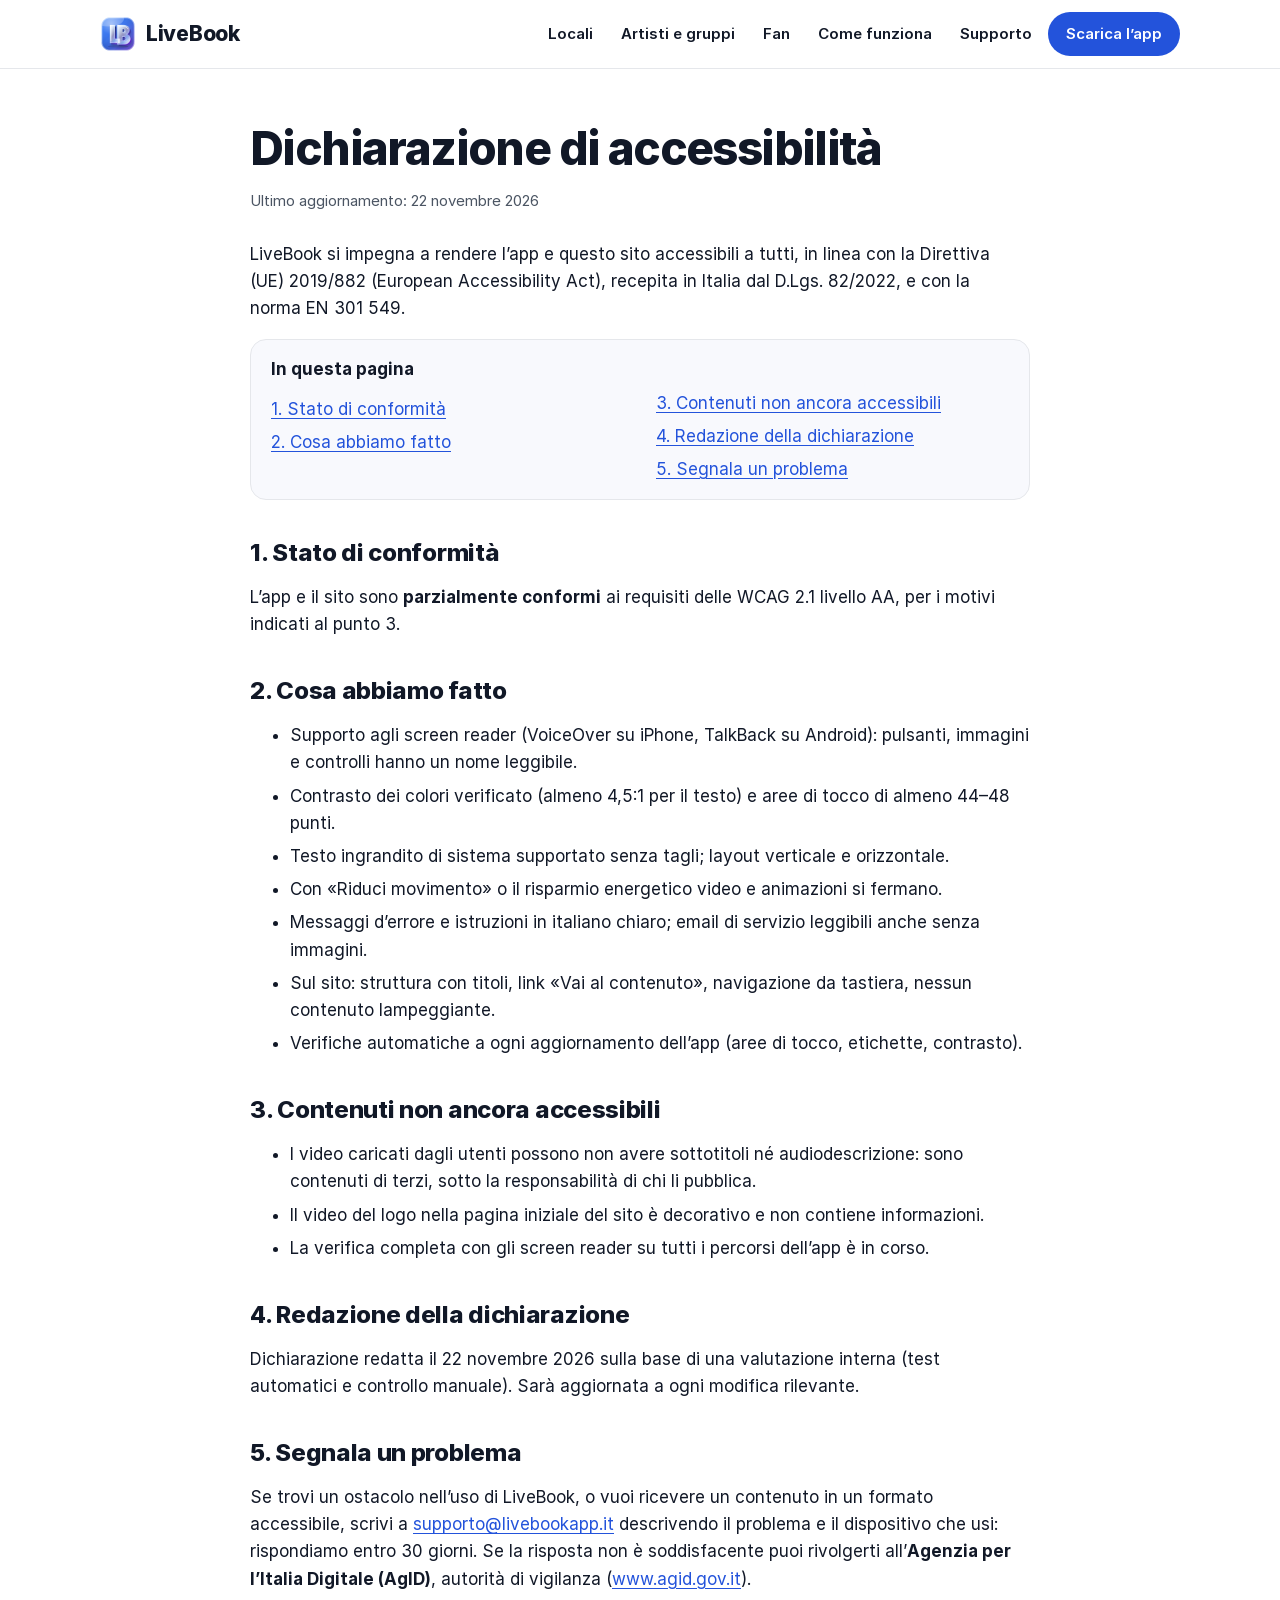
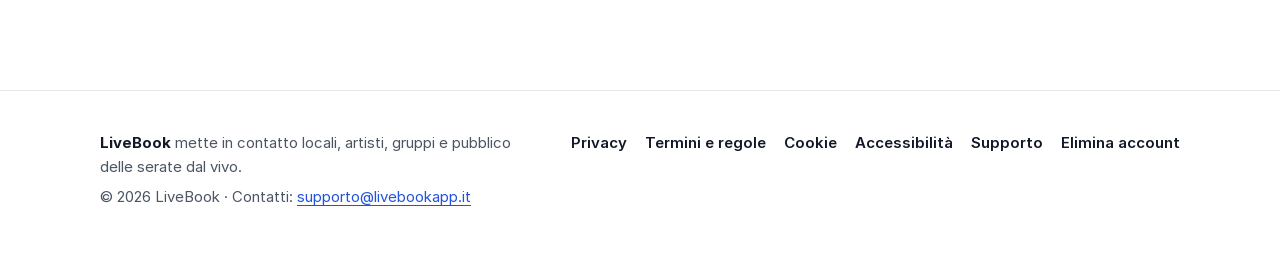
<file: accessibilita.html>
<!doctype html>
<html lang="it">
<head>
<meta charset="utf-8">
<meta name="viewport" content="width=device-width, initial-scale=1">
<title>Dichiarazione di accessibilità · LiveBook</title>
<meta name="description" content="Lo stato di accessibilità dell’app e del sito LiveBook (WCAG 2.1 AA, EN 301 549) e come segnalare un problema.">
<link rel="canonical" href="https://livebookapp.it/accessibilita.html">
<meta http-equiv="Content-Security-Policy" content="default-src 'self'; img-src 'self' data:; media-src 'self'; style-src 'self'; script-src 'self'; font-src 'self'; base-uri 'self'; form-action 'none'">
<meta name="referrer" content="strict-origin-when-cross-origin">
<meta name="theme-color" content="#2353DB">
<meta property="og:type" content="website">
<meta property="og:locale" content="it_IT">
<meta property="og:site_name" content="LiveBook">
<meta property="og:title" content="Dichiarazione di accessibilità · LiveBook">
<meta property="og:description" content="Lo stato di accessibilità dell’app e del sito LiveBook (WCAG 2.1 AA, EN 301 549) e come segnalare un problema.">
<meta property="og:url" content="https://livebookapp.it/accessibilita.html">
<meta property="og:image" content="https://livebookapp.it/assets/img/og-image.jpg">
<meta name="twitter:card" content="summary_large_image">
<link rel="icon" type="image/png" sizes="32x32" href="assets/img/favicon-32.png">
<link rel="apple-touch-icon" href="assets/img/apple-touch-icon.png">
<link rel="manifest" href="site.webmanifest">
<link rel="preload" href="assets/fonts/Inter-Regular.woff2" as="font" type="font/woff2" crossorigin>
<link rel="stylesheet" href="assets/site.css">
</head>
<body>
<a class="skip" href="#contenuto">Vai al contenuto</a>
<header class="top">
  <div class="wrap">
    <a class="brand" href="index.html" aria-label="LiveBook, pagina iniziale"><img src="assets/img/logo-96.png" alt="" width="36" height="36">LiveBook</a>
    <nav aria-label="Menu principale"><a href="index.html#locali">Locali</a><a href="index.html#artisti">Artisti e gruppi</a><a href="index.html#fan">Fan</a><a href="index.html#come-funziona">Come funziona</a><a href="supporto.html">Supporto</a><a class="cta" href="index.html#scarica">Scarica l’app</a></nav>
  </div>
</header>
<main id="contenuto">

<article class="doc"><div class="wrap">
<h1>Dichiarazione di accessibilità</h1>
<p class="meta">Ultimo aggiornamento: 22 novembre 2026</p>
<p>LiveBook si impegna a rendere l’app e questo sito accessibili a tutti, in linea con la Direttiva (UE) 2019/882 (European Accessibility Act), recepita in Italia dal D.Lgs. 82/2022, e con la norma EN 301 549.</p>
<nav class="toc" aria-label="Indice"><strong>In questa pagina</strong><ol><li><a href="#stato">1. Stato di conformità</a></li><li><a href="#cosa">2. Cosa abbiamo fatto</a></li><li><a href="#limiti">3. Contenuti non ancora accessibili</a></li><li><a href="#redazione">4. Redazione della dichiarazione</a></li><li><a href="#segnala">5. Segnala un problema</a></li></ol></nav>
<h2 id="stato">1. Stato di conformità</h2><p>L’app e il sito sono <strong>parzialmente conformi</strong> ai requisiti delle WCAG 2.1 livello AA, per i motivi indicati al punto 3.</p><h2 id="cosa">2. Cosa abbiamo fatto</h2><ul><li>Supporto agli screen reader (VoiceOver su iPhone, TalkBack su Android): pulsanti, immagini e controlli hanno un nome leggibile.</li>
<li>Contrasto dei colori verificato (almeno 4,5:1 per il testo) e aree di tocco di almeno 44–48 punti.</li>
<li>Testo ingrandito di sistema supportato senza tagli; layout verticale e orizzontale.</li>
<li>Con «Riduci movimento» o il risparmio energetico video e animazioni si fermano.</li>
<li>Messaggi d’errore e istruzioni in italiano chiaro; email di servizio leggibili anche senza immagini.</li>
<li>Sul sito: struttura con titoli, link «Vai al contenuto», navigazione da tastiera, nessun contenuto lampeggiante.</li>
<li>Verifiche automatiche a ogni aggiornamento dell’app (aree di tocco, etichette, contrasto).</li></ul><h2 id="limiti">3. Contenuti non ancora accessibili</h2><ul><li>I video caricati dagli utenti possono non avere sottotitoli né audiodescrizione: sono contenuti di terzi, sotto la responsabilità di chi li pubblica.</li><li>Il video del logo nella pagina iniziale del sito è decorativo e non contiene informazioni.</li><li>La verifica completa con gli screen reader su tutti i percorsi dell’app è in corso.</li></ul><h2 id="redazione">4. Redazione della dichiarazione</h2><p>Dichiarazione redatta il 22 novembre 2026 sulla base di una valutazione interna (test automatici e controllo manuale). Sarà aggiornata a ogni modifica rilevante.</p><h2 id="segnala">5. Segnala un problema</h2><p>Se trovi un ostacolo nell’uso di LiveBook, o vuoi ricevere un contenuto in un formato accessibile, scrivi a <a href="mailto:supporto@livebookapp.it">supporto@livebookapp.it</a> descrivendo il problema e il dispositivo che usi: rispondiamo entro 30 giorni. Se la risposta non è soddisfacente puoi rivolgerti all’<strong>Agenzia per l’Italia Digitale (AgID)</strong>, autorità di vigilanza (<a href="https://www.agid.gov.it" rel="noopener">www.agid.gov.it</a>).</p>
</div></article>
</main>
<footer class="site">
  <div class="wrap">
    <div>
      <p class="f1"><strong>LiveBook</strong> mette in contatto locali, artisti, gruppi e pubblico delle serate dal vivo.</p>
      <p class="f2">© 2026 LiveBook · Contatti: <a href="mailto:supporto@livebookapp.it">supporto@livebookapp.it</a></p>
    </div>
    <nav aria-label="Informazioni legali"><a href="privacy.html">Privacy</a><a href="termini.html">Termini e regole</a><a href="cookie.html">Cookie</a><a href="accessibilita.html">Accessibilità</a><a href="supporto.html">Supporto</a><a href="elimina-account.html">Elimina account</a></nav>
  </div>
</footer>

</body>
</html>
</file>
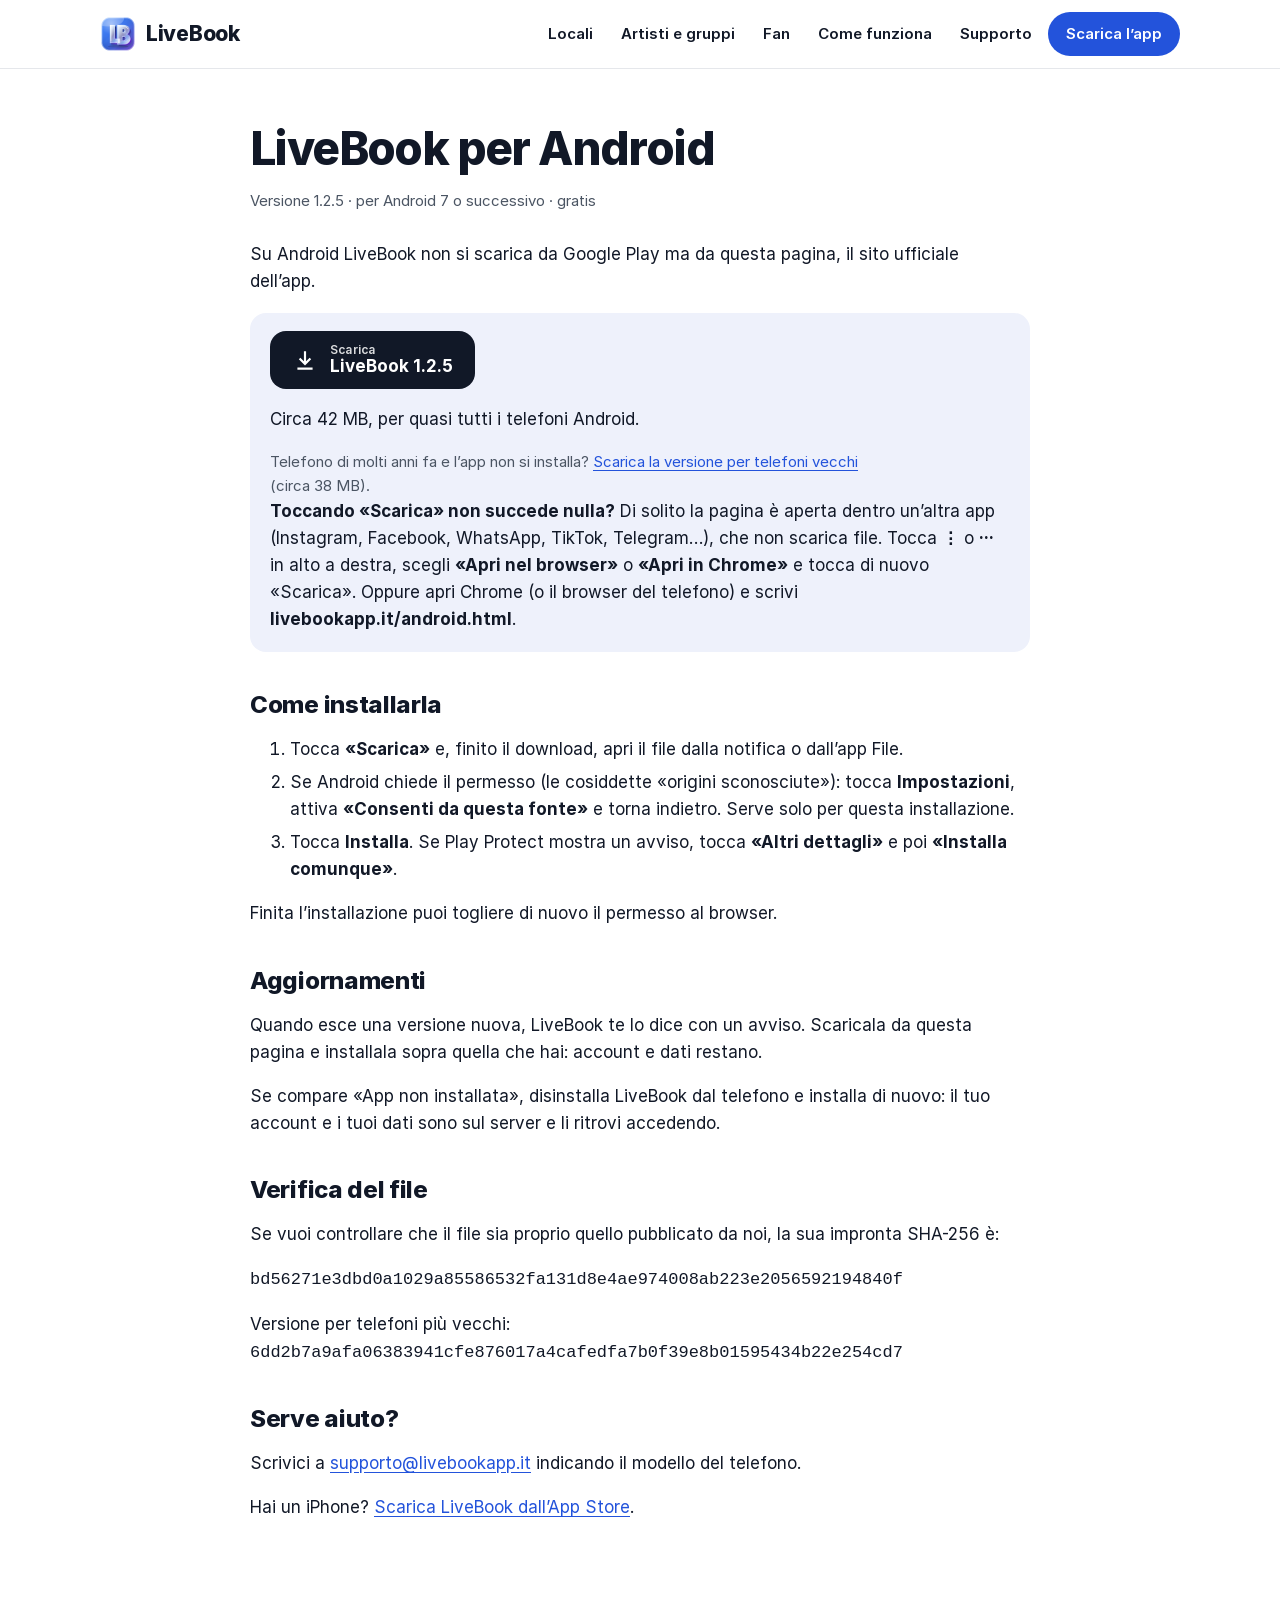
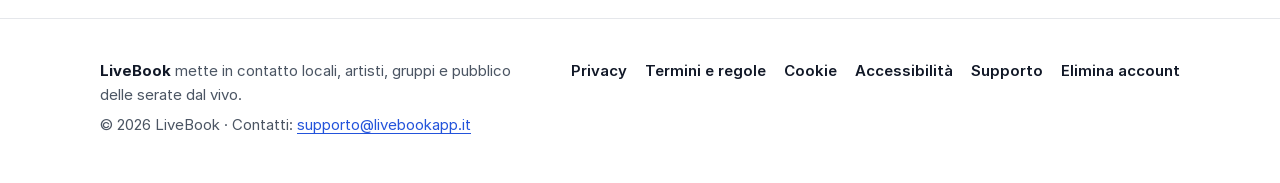
<file: android.html>
<!doctype html>
<html lang="it">
<head>
<meta charset="utf-8">
<meta name="viewport" content="width=device-width, initial-scale=1">
<title>Scarica LiveBook per Android · LiveBook</title>
<meta name="description" content="Scarica LiveBook per Android direttamente dal sito ufficiale, con le istruzioni per installarla.">
<link rel="canonical" href="https://livebookapp.it/android.html">
<meta http-equiv="Content-Security-Policy" content="default-src 'self'; img-src 'self' data:; media-src 'self'; style-src 'self'; script-src 'self'; font-src 'self'; base-uri 'self'; form-action 'none'">
<meta name="referrer" content="strict-origin-when-cross-origin">
<meta name="theme-color" content="#2353DB">
<meta property="og:type" content="website">
<meta property="og:locale" content="it_IT">
<meta property="og:site_name" content="LiveBook">
<meta property="og:title" content="Scarica LiveBook per Android · LiveBook">
<meta property="og:description" content="Scarica LiveBook per Android direttamente dal sito ufficiale, con le istruzioni per installarla.">
<meta property="og:url" content="https://livebookapp.it/android.html">
<meta property="og:image" content="https://livebookapp.it/assets/img/og-image.jpg">
<meta name="twitter:card" content="summary_large_image">
<link rel="icon" type="image/png" sizes="32x32" href="assets/img/favicon-32.png">
<link rel="apple-touch-icon" href="assets/img/apple-touch-icon.png">
<link rel="manifest" href="site.webmanifest">
<link rel="preload" href="assets/fonts/Inter-Regular.woff2" as="font" type="font/woff2" crossorigin>
<link rel="stylesheet" href="assets/site.css">
</head>
<body>
<a class="skip" href="#contenuto">Vai al contenuto</a>
<header class="top">
  <div class="wrap">
    <a class="brand" href="index.html" aria-label="LiveBook, pagina iniziale"><img src="assets/img/logo-96.png" alt="" width="36" height="36">LiveBook</a>
    <nav aria-label="Menu principale"><a href="index.html#locali">Locali</a><a href="index.html#artisti">Artisti e gruppi</a><a href="index.html#fan">Fan</a><a href="index.html#come-funziona">Come funziona</a><a href="supporto.html">Supporto</a><a class="cta" href="index.html#scarica">Scarica l’app</a></nav>
  </div>
</header>
<main id="contenuto">

<article class="doc"><div class="wrap">
<h1>LiveBook per Android</h1>
<p class="meta">Versione 1.2.5 · per Android 7 o successivo · gratis</p>
<p>Su Android LiveBook non si scarica da Google Play ma da questa pagina, il sito ufficiale dell’app.</p>

<div class="box apk-box" id="scarica">
<div class="apk-inapp" id="apk-inapp" hidden>
<p class="flush"><strong>Stai guardando questa pagina dentro un’altra app.</strong> Da qui il download non parte: aprila nel browser del telefono.</p>
<p class="flush apk-azioni"><a class="btn btn-dark" id="apk-apri" href="intent://livebookapp.it/android.html#Intent;scheme=https;action=android.intent.action.VIEW;category=android.intent.category.BROWSABLE;end">Apri nel browser</a> <button class="btn btn-ghost" type="button" id="apk-copia">Copia l’indirizzo</button></p>
<p class="flush note" id="apk-copiato" role="status"></p>
</div>
<p class="flush"><a class="btn btn-dark apk-link" href="https://github.com/Aresinger/livebookapp.it/releases/download/android-1793626013/LiveBook-arm64.apk"><svg viewBox="0 0 24 24" aria-hidden="true"><path d="M11 4h2v9.2l3.3-3.3 1.4 1.4L12 17l-5.7-5.7 1.4-1.4 3.3 3.3zM5 19h14v2H5z"/></svg><span><small>Scarica</small>LiveBook 1.2.5</span></a></p>
<p class="apk-avviato" id="apk-avviato" role="status" hidden><strong>Download avviato.</strong> Quando finisce, apri il file dalla notifica in alto oppure dall’app File o Download. Se dopo qualche secondo non vedi nessun download, leggi qui sotto.</p>
<p>Circa 42 MB, per quasi tutti i telefoni Android.</p>
<p class="note">Telefono di molti anni fa e l’app non si installa? <a class="apk-link" href="https://github.com/Aresinger/livebookapp.it/releases/download/android-1793626013/LiveBook-armv7.apk">Scarica la versione per telefoni vecchi</a> (circa 38 MB).</p>
<p class="flush"><strong>Toccando «Scarica» non succede nulla?</strong> Di solito la pagina è aperta dentro un’altra app (Instagram, Facebook, WhatsApp, TikTok, Telegram…), che non scarica file. Tocca <strong>⋮</strong> o <strong>···</strong> in alto a destra, scegli <strong>«Apri nel browser»</strong> o <strong>«Apri in Chrome»</strong> e tocca di nuovo «Scarica». Oppure apri Chrome (o il browser del telefono) e scrivi <strong>livebookapp.it/android.html</strong>.</p>
</div>
<h2 id="installa">Come installarla</h2>
<ol>
<li>Tocca <strong>«Scarica»</strong> e, finito il download, apri il file dalla notifica o dall’app File.</li>
<li>Se Android chiede il permesso (le cosiddette «origini sconosciute»): tocca <strong>Impostazioni</strong>, attiva <strong>«Consenti da questa fonte»</strong> e torna indietro. Serve solo per questa installazione.</li>
<li>Tocca <strong>Installa</strong>. Se Play Protect mostra un avviso, tocca <strong>«Altri dettagli»</strong> e poi <strong>«Installa comunque»</strong>.</li>
</ol>
<p>Finita l’installazione puoi togliere di nuovo il permesso al browser.</p>
<h2 id="aggiornamenti">Aggiornamenti</h2>
<p>Quando esce una versione nuova, LiveBook te lo dice con un avviso. Scaricala da questa pagina e installala sopra quella che hai: account e dati restano.</p>
<p>Se compare «App non installata», disinstalla LiveBook dal telefono e installa di nuovo: il tuo account e i tuoi dati sono sul server e li ritrovi accedendo.</p>

<h2 id="verifica">Verifica del file</h2>
<p>Se vuoi controllare che il file sia proprio quello pubblicato da noi, la sua impronta SHA-256 è:</p>
<p><code>bd56271e3dbd0a1029a85586532fa131d8e4ae974008ab223e2056592194840f</code></p>
<p>Versione per telefoni più vecchi: <code>6dd2b7a9afa06383941cfe876017a4cafedfa7b0f39e8b01595434b22e254cd7</code></p>
<h2 id="aiuto">Serve aiuto?</h2>
<p>Scrivici a <a href="mailto:supporto@livebookapp.it">supporto@livebookapp.it</a> indicando il modello del telefono.</p>
<p>Hai un iPhone? <a href="https://apps.apple.com/it/app/id6827290935" rel="noopener">Scarica LiveBook dall’App Store</a>.</p>
</div></article>
</main>
<footer class="site">
  <div class="wrap">
    <div>
      <p class="f1"><strong>LiveBook</strong> mette in contatto locali, artisti, gruppi e pubblico delle serate dal vivo.</p>
      <p class="f2">© 2026 LiveBook · Contatti: <a href="mailto:supporto@livebookapp.it">supporto@livebookapp.it</a></p>
    </div>
    <nav aria-label="Informazioni legali"><a href="privacy.html">Privacy</a><a href="termini.html">Termini e regole</a><a href="cookie.html">Cookie</a><a href="accessibilita.html">Accessibilità</a><a href="supporto.html">Supporto</a><a href="elimina-account.html">Elimina account</a></nav>
  </div>
</footer>
<script src="assets/android.js" defer></script>
</body>
</html>
</file>
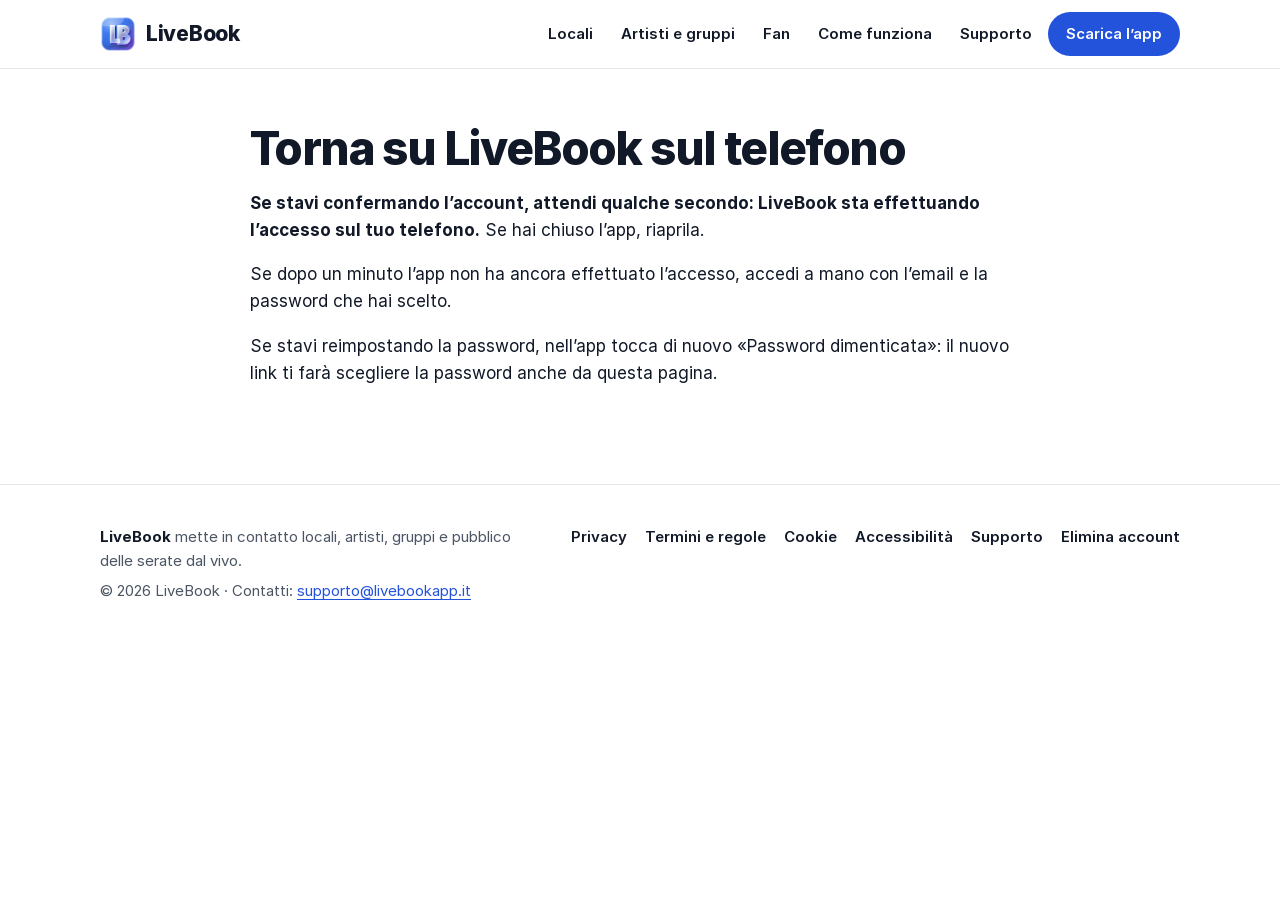
<file: conferma.html>
<!doctype html>
<html lang="it">
<head>
<meta charset="utf-8">
<meta name="viewport" content="width=device-width, initial-scale=1">
<title>Conferma account · LiveBook</title>
<meta name="description" content="Conferma dell&#x27;account LiveBook.">
<link rel="canonical" href="https://livebookapp.it/conferma.html">
<meta http-equiv="Content-Security-Policy" content="default-src 'self'; img-src 'self' data:; media-src 'self'; style-src 'self'; script-src 'self'; font-src 'self'; connect-src https://wlyyizoqztgmxriamkws.supabase.co; base-uri 'self'; form-action 'none'">
<meta name="referrer" content="no-referrer">
<meta name="robots" content="noindex">
<meta name="theme-color" content="#2353DB">
<meta property="og:type" content="website">
<meta property="og:locale" content="it_IT">
<meta property="og:site_name" content="LiveBook">
<meta property="og:title" content="Conferma account · LiveBook">
<meta property="og:description" content="Conferma dell&#x27;account LiveBook.">
<meta property="og:url" content="https://livebookapp.it/conferma.html">
<meta property="og:image" content="https://livebookapp.it/assets/img/og-image.jpg">
<meta name="twitter:card" content="summary_large_image">
<link rel="icon" type="image/png" sizes="32x32" href="assets/img/favicon-32.png">
<link rel="apple-touch-icon" href="assets/img/apple-touch-icon.png">
<link rel="manifest" href="site.webmanifest">
<link rel="preload" href="assets/fonts/Inter-Regular.woff2" as="font" type="font/woff2" crossorigin>
<link rel="stylesheet" href="assets/site.css">
</head>
<body>
<a class="skip" href="#contenuto">Vai al contenuto</a>
<header class="top">
  <div class="wrap">
    <a class="brand" href="index.html" aria-label="LiveBook, pagina iniziale"><img src="assets/img/logo-96.png" alt="" width="36" height="36">LiveBook</a>
    <nav aria-label="Menu principale"><a href="index.html#locali">Locali</a><a href="index.html#artisti">Artisti e gruppi</a><a href="index.html#fan">Fan</a><a href="index.html#come-funziona">Come funziona</a><a href="supporto.html">Supporto</a><a class="cta" href="index.html#scarica">Scarica l’app</a></nav>
  </div>
</header>
<main id="contenuto">

<article class="doc conferma"><div class="wrap">
<section id="c-attesa"><h1>Un attimo…</h1><p>Stiamo controllando il link.</p><noscript><p><strong>Se hai aperto il link per confermare l’account, la registrazione è completata.</strong> Torna su LiveBook sul telefono e attendi qualche secondo: l’accesso avviene da solo. Altrimenti accedi a mano con la tua email e la password. Per scegliere una nuova password da questa pagina devi attivare JavaScript, oppure aprire il link dal telefono.</p></noscript></section>
<section id="c-telefono" hidden>
  <h1>Ci siamo quasi</h1>
  <p>Ti riportiamo in LiveBook. Se l’app non si apre da sola, tocca il pulsante.</p>
  <p><a class="btn btn-dark" id="c-apri" href="index.html#scarica">Apri LiveBook</a></p>
  <p class="nota">Se il telefono chiede se aprire LiveBook, tocca «Apri».</p>
</section>
<section id="c-neutro" hidden>
  <h1>Torna su LiveBook sul telefono</h1>
  <p><strong>Se stavi confermando l’account, attendi qualche secondo: LiveBook sta effettuando l’accesso sul tuo telefono.</strong> Se hai chiuso l’app, riaprila.</p>
  <p>Se dopo un minuto l’app non ha ancora effettuato l’accesso, accedi a mano con l’email e la password che hai scelto.</p>
  <p>Se stavi reimpostando la password, nell’app tocca di nuovo «Password dimenticata»: il nuovo link ti farà scegliere la password anche da questa pagina.</p>
</section>
<section id="c-computer" hidden>
  <h1>Account confermato</h1>
  <p><strong>La registrazione è completata e il tuo account LiveBook è attivo.</strong></p>
  <p><strong>Attendi qualche secondo: LiveBook sta effettuando l’accesso sul tuo telefono.</strong> Se hai chiuso l’app, riaprila.</p>
  <p>Se dopo un minuto l’app non ha ancora effettuato l’accesso, accedi a mano con l’email e la password che hai scelto.</p>
  <p>Non hai ancora l’app? <a href="index.html#scarica">Scaricala qui</a>.</p>
</section>
<section id="c-password" hidden>
  <h1>Chiedi un nuovo link</h1>
  <p>Questo link non permette di scegliere la password da qui.</p>
  <p>Nell’app tocca <strong>Accedi › Password dimenticata</strong> per riceverne uno nuovo: potrai aprirlo dal telefono oppure dal computer.</p>
</section>
<section id="c-nuova" hidden>
  <h1>Scegli la nuova password</h1>
  <p>Vale subito anche nell’app LiveBook.</p>
  <form id="c-form" class="c-form" novalidate>
    <label for="c-p1">Nuova password</label>
    <input id="c-p1" type="password" autocomplete="new-password" required aria-describedby="c-aiuto">
    <p id="c-aiuto" class="nota">Almeno 8 caratteri.</p>
    <label for="c-p2">Ripeti la password</label>
    <input id="c-p2" type="password" autocomplete="new-password" required>
    <label class="c-scelta"><input id="c-mostra" type="checkbox"> Mostra la password</label>
    <p id="c-msg" class="c-msg" role="alert" hidden></p>
    <button id="c-salva" class="btn btn-dark" type="submit">Salva la nuova password</button>
  </form>
  <p class="nota">Il link vale una sola volta e per un tempo limitato. Se non hai chiesto tu il cambio, chiudi questa pagina: la password resta quella di prima.</p>
</section>
<section id="c-fatto" hidden>
  <h1 tabindex="-1">Password aggiornata</h1>
  <p id="c-account" hidden></p>
  <p><strong>Ora apri LiveBook sul telefono e accedi con la nuova password.</strong> Se l’app è già sulla schermata di accesso, inseriscila lì: non serve fare altro.</p>
  <p>Gli altri dispositivi collegati a questo account dovranno accedere di nuovo. Se usavi Face ID o l’impronta, la prima volta inserisci la password a mano.</p>
</section>
<section id="c-errore" hidden>
  <h1>Link non più valido</h1>
  <p>Il link è scaduto oppure è già stato usato.</p>
  <p>Se hai già confermato l’account, apri LiveBook sul telefono e accedi. Altrimenti, nell’app, registrati di nuovo con la stessa email: riceverai un nuovo link. Se stavi cambiando la password, tocca di nuovo «Password dimenticata» nell’app.</p>
  <p>Serve aiuto? Vedi la pagina <a href="supporto.html">Supporto</a>.</p>
</section>
</div></article>
</main>
<footer class="site">
  <div class="wrap">
    <div>
      <p class="f1"><strong>LiveBook</strong> mette in contatto locali, artisti, gruppi e pubblico delle serate dal vivo.</p>
      <p class="f2">© 2026 LiveBook · Contatti: <a href="mailto:supporto@livebookapp.it">supporto@livebookapp.it</a></p>
    </div>
    <nav aria-label="Informazioni legali"><a href="privacy.html">Privacy</a><a href="termini.html">Termini e regole</a><a href="cookie.html">Cookie</a><a href="accessibilita.html">Accessibilità</a><a href="supporto.html">Supporto</a><a href="elimina-account.html">Elimina account</a></nav>
  </div>
</footer>
<script src="assets/conferma.js" defer></script>
</body>
</html>
</file>
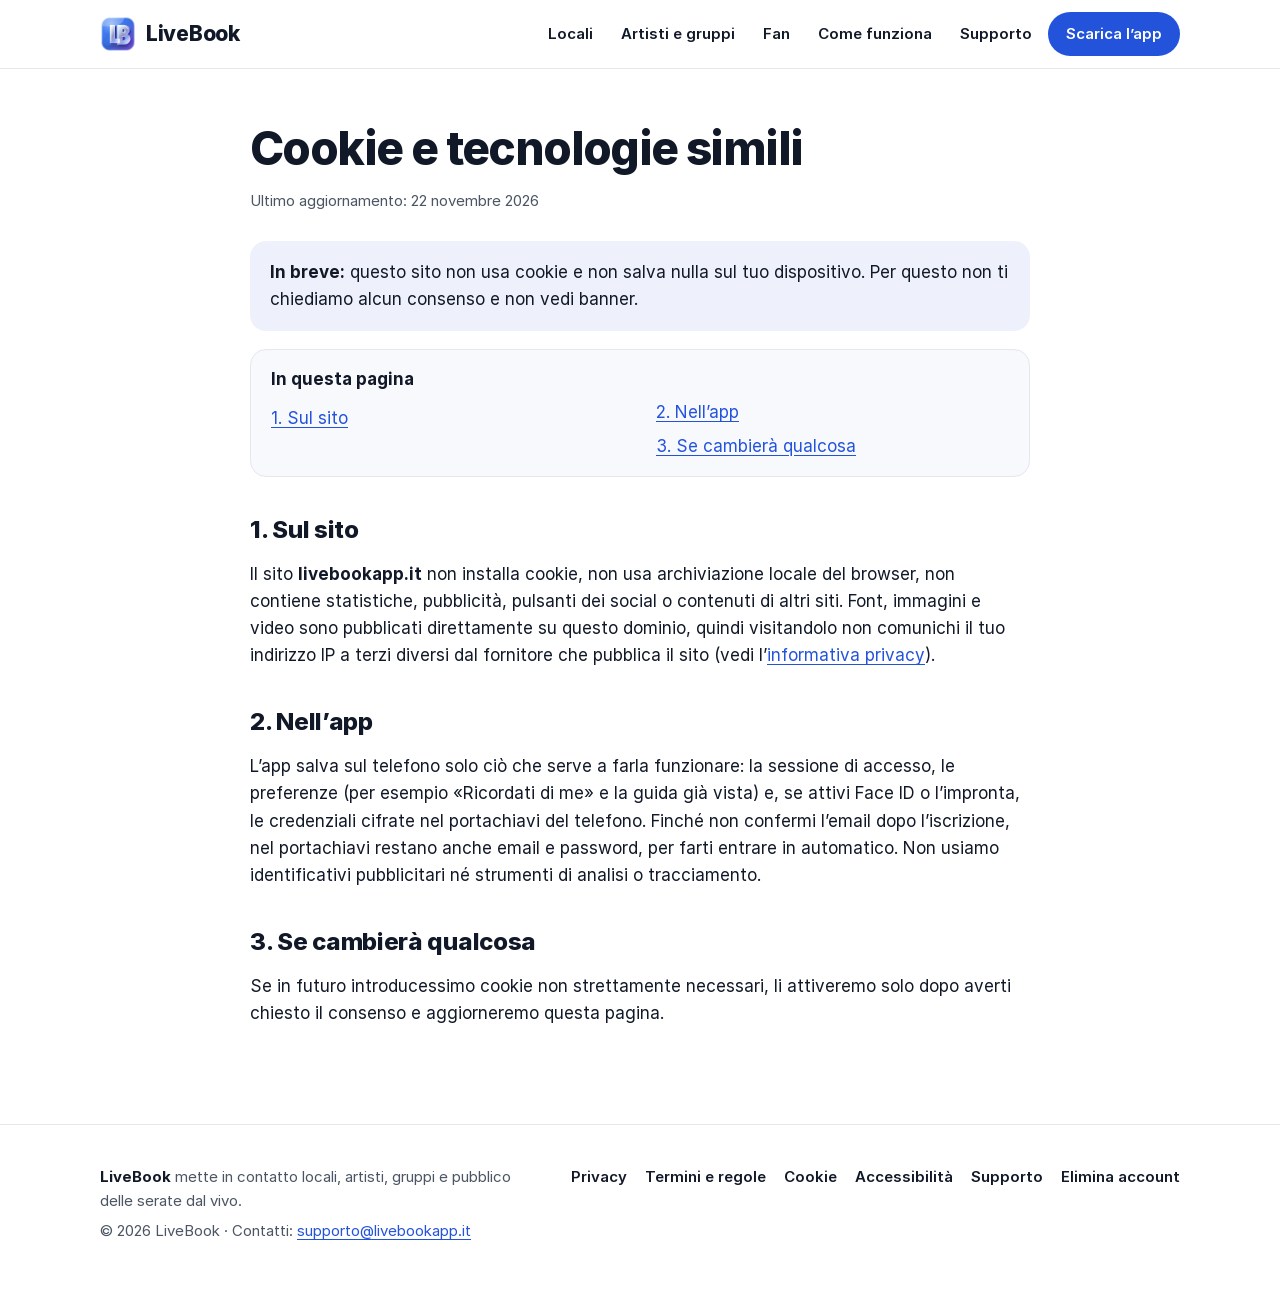
<file: cookie.html>
<!doctype html>
<html lang="it">
<head>
<meta charset="utf-8">
<meta name="viewport" content="width=device-width, initial-scale=1">
<title>Cookie e tecnologie simili · LiveBook</title>
<meta name="description" content="Il sito e l’app LiveBook non usano cookie di profilazione né strumenti di tracciamento.">
<link rel="canonical" href="https://livebookapp.it/cookie.html">
<meta http-equiv="Content-Security-Policy" content="default-src 'self'; img-src 'self' data:; media-src 'self'; style-src 'self'; script-src 'self'; font-src 'self'; base-uri 'self'; form-action 'none'">
<meta name="referrer" content="strict-origin-when-cross-origin">
<meta name="theme-color" content="#2353DB">
<meta property="og:type" content="website">
<meta property="og:locale" content="it_IT">
<meta property="og:site_name" content="LiveBook">
<meta property="og:title" content="Cookie e tecnologie simili · LiveBook">
<meta property="og:description" content="Il sito e l’app LiveBook non usano cookie di profilazione né strumenti di tracciamento.">
<meta property="og:url" content="https://livebookapp.it/cookie.html">
<meta property="og:image" content="https://livebookapp.it/assets/img/og-image.jpg">
<meta name="twitter:card" content="summary_large_image">
<link rel="icon" type="image/png" sizes="32x32" href="assets/img/favicon-32.png">
<link rel="apple-touch-icon" href="assets/img/apple-touch-icon.png">
<link rel="manifest" href="site.webmanifest">
<link rel="preload" href="assets/fonts/Inter-Regular.woff2" as="font" type="font/woff2" crossorigin>
<link rel="stylesheet" href="assets/site.css">
</head>
<body>
<a class="skip" href="#contenuto">Vai al contenuto</a>
<header class="top">
  <div class="wrap">
    <a class="brand" href="index.html" aria-label="LiveBook, pagina iniziale"><img src="assets/img/logo-96.png" alt="" width="36" height="36">LiveBook</a>
    <nav aria-label="Menu principale"><a href="index.html#locali">Locali</a><a href="index.html#artisti">Artisti e gruppi</a><a href="index.html#fan">Fan</a><a href="index.html#come-funziona">Come funziona</a><a href="supporto.html">Supporto</a><a class="cta" href="index.html#scarica">Scarica l’app</a></nav>
  </div>
</header>
<main id="contenuto">

<article class="doc"><div class="wrap">
<h1>Cookie e tecnologie simili</h1>
<p class="meta">Ultimo aggiornamento: 22 novembre 2026</p>
<div class="box"><strong>In breve:</strong> questo sito non usa cookie e non salva nulla sul tuo dispositivo. Per questo non ti chiediamo alcun consenso e non vedi banner.</div>
<nav class="toc" aria-label="Indice"><strong>In questa pagina</strong><ol><li><a href="#sito">1. Sul sito</a></li><li><a href="#app">2. Nell’app</a></li><li><a href="#modifiche">3. Se cambierà qualcosa</a></li></ol></nav>
<h2 id="sito">1. Sul sito</h2><p>Il sito <strong>livebookapp.it</strong> non installa cookie, non usa archiviazione locale del browser, non contiene statistiche, pubblicità, pulsanti dei social o contenuti di altri siti. Font, immagini e video sono pubblicati direttamente su questo dominio, quindi visitandolo non comunichi il tuo indirizzo IP a terzi diversi dal fornitore che pubblica il sito (vedi l’<a href="privacy.html#fornitori">informativa privacy</a>).</p><h2 id="app">2. Nell’app</h2><p>L’app salva sul telefono solo ciò che serve a farla funzionare: la sessione di accesso, le preferenze (per esempio «Ricordati di me» e la guida già vista) e, se attivi Face ID o l’impronta, le credenziali cifrate nel portachiavi del telefono. Finché non confermi l’email dopo l’iscrizione, nel portachiavi restano anche email e password, per farti entrare in automatico. Non usiamo identificativi pubblicitari né strumenti di analisi o tracciamento.</p><h2 id="modifiche">3. Se cambierà qualcosa</h2><p>Se in futuro introducessimo cookie non strettamente necessari, li attiveremo solo dopo averti chiesto il consenso e aggiorneremo questa pagina.</p>
</div></article>
</main>
<footer class="site">
  <div class="wrap">
    <div>
      <p class="f1"><strong>LiveBook</strong> mette in contatto locali, artisti, gruppi e pubblico delle serate dal vivo.</p>
      <p class="f2">© 2026 LiveBook · Contatti: <a href="mailto:supporto@livebookapp.it">supporto@livebookapp.it</a></p>
    </div>
    <nav aria-label="Informazioni legali"><a href="privacy.html">Privacy</a><a href="termini.html">Termini e regole</a><a href="cookie.html">Cookie</a><a href="accessibilita.html">Accessibilità</a><a href="supporto.html">Supporto</a><a href="elimina-account.html">Elimina account</a></nav>
  </div>
</footer>

</body>
</html>
</file>
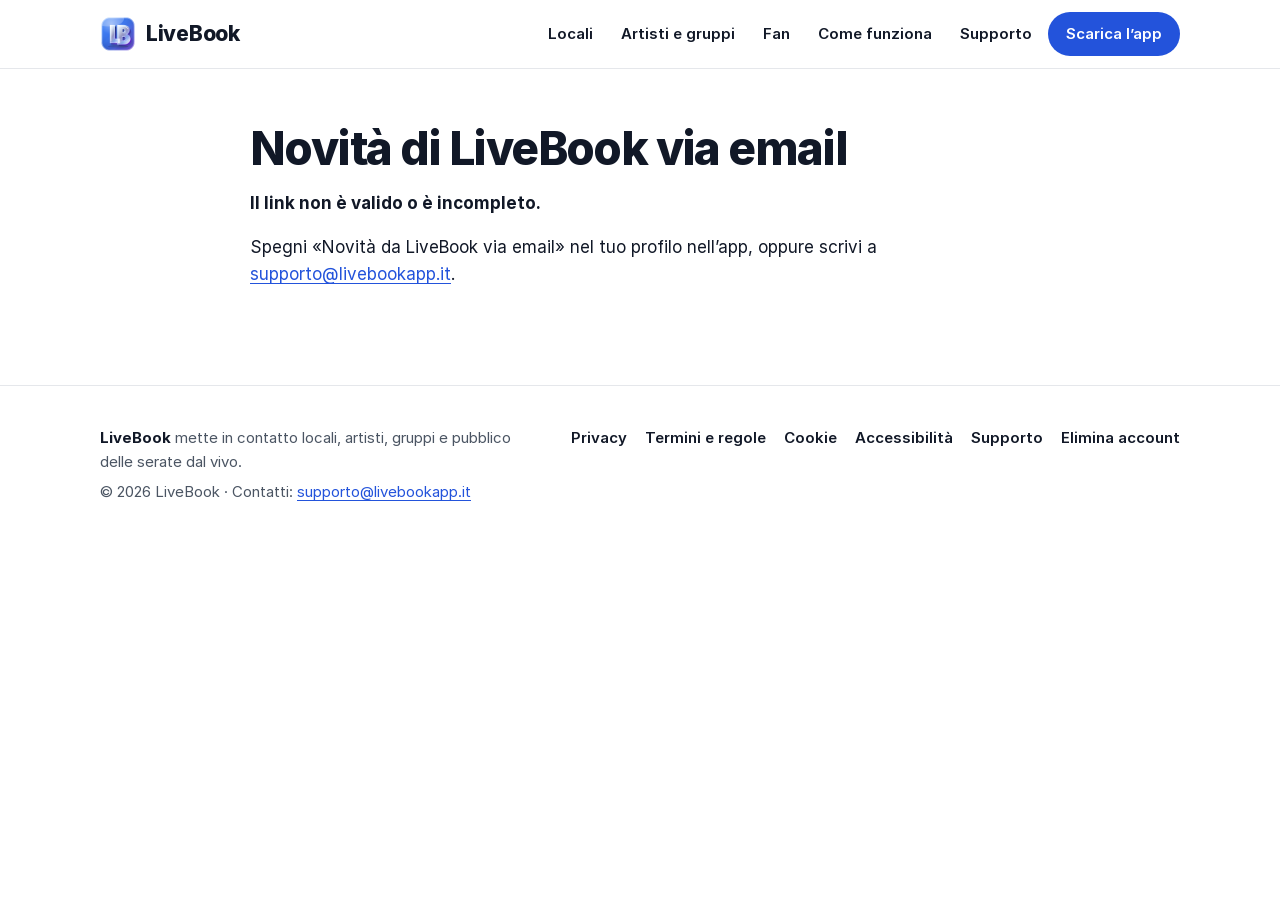
<file: disiscriviti.html>
<!doctype html>
<html lang="it">
<head>
<meta charset="utf-8">
<meta name="viewport" content="width=device-width, initial-scale=1">
<title>Non ricevere più le novità · LiveBook</title>
<meta name="description" content="Disiscrizione dalle email con le novità di LiveBook.">
<link rel="canonical" href="https://livebookapp.it/disiscriviti.html">
<meta http-equiv="Content-Security-Policy" content="default-src 'self'; img-src 'self' data:; media-src 'self'; style-src 'self'; script-src 'self'; font-src 'self'; connect-src https://wlyyizoqztgmxriamkws.supabase.co; base-uri 'self'; form-action 'none'">
<meta name="referrer" content="no-referrer">
<meta name="robots" content="noindex">
<meta name="theme-color" content="#2353DB">
<meta property="og:type" content="website">
<meta property="og:locale" content="it_IT">
<meta property="og:site_name" content="LiveBook">
<meta property="og:title" content="Non ricevere più le novità · LiveBook">
<meta property="og:description" content="Disiscrizione dalle email con le novità di LiveBook.">
<meta property="og:url" content="https://livebookapp.it/disiscriviti.html">
<meta property="og:image" content="https://livebookapp.it/assets/img/og-image.jpg">
<meta name="twitter:card" content="summary_large_image">
<link rel="icon" type="image/png" sizes="32x32" href="assets/img/favicon-32.png">
<link rel="apple-touch-icon" href="assets/img/apple-touch-icon.png">
<link rel="manifest" href="site.webmanifest">
<link rel="preload" href="assets/fonts/Inter-Regular.woff2" as="font" type="font/woff2" crossorigin>
<link rel="stylesheet" href="assets/site.css">
</head>
<body>
<a class="skip" href="#contenuto">Vai al contenuto</a>
<header class="top">
  <div class="wrap">
    <a class="brand" href="index.html" aria-label="LiveBook, pagina iniziale"><img src="assets/img/logo-96.png" alt="" width="36" height="36">LiveBook</a>
    <nav aria-label="Menu principale"><a href="index.html#locali">Locali</a><a href="index.html#artisti">Artisti e gruppi</a><a href="index.html#fan">Fan</a><a href="index.html#come-funziona">Come funziona</a><a href="supporto.html">Supporto</a><a class="cta" href="index.html#scarica">Scarica l’app</a></nav>
  </div>
</header>
<main id="contenuto">

<article class="doc"><div class="wrap">
<h1>Novità di LiveBook via email</h1>
<section id="d-chiedi">
<p>Vuoi smettere di ricevere le email con le novità e le iniziative di LiveBook?</p>
<p><button class="btn btn-dark" type="button" id="d-ok" disabled>Sì, non inviarmele più</button></p>
<p class="note">Le comunicazioni di servizio, che riguardano il tuo account, la privacy e le regole dell’app, continueranno ad arrivare. Puoi riattivare le novità quando vuoi dal tuo profilo nell’app.</p>
<noscript><p><strong>Per disiscriverti da questa pagina serve JavaScript.</strong> In alternativa spegni «Novità da LiveBook via email» nel tuo profilo nell’app, oppure scrivi a supporto@livebookapp.it.</p></noscript>
</section>
<section id="d-fatto" hidden><p><strong>Fatto: non riceverai più le email con le novità.</strong></p><p>Puoi riattivarle quando vuoi dal tuo profilo nell’app.</p></section>
<section id="d-errore" hidden><p><strong>Il link non è valido o è incompleto.</strong></p><p>Spegni «Novità da LiveBook via email» nel tuo profilo nell’app, oppure scrivi a <a href="mailto:supporto@livebookapp.it">supporto@livebookapp.it</a>.</p></section>
<p id="d-msg" class="note" role="status"></p>
</div></article>
</main>
<footer class="site">
  <div class="wrap">
    <div>
      <p class="f1"><strong>LiveBook</strong> mette in contatto locali, artisti, gruppi e pubblico delle serate dal vivo.</p>
      <p class="f2">© 2026 LiveBook · Contatti: <a href="mailto:supporto@livebookapp.it">supporto@livebookapp.it</a></p>
    </div>
    <nav aria-label="Informazioni legali"><a href="privacy.html">Privacy</a><a href="termini.html">Termini e regole</a><a href="cookie.html">Cookie</a><a href="accessibilita.html">Accessibilità</a><a href="supporto.html">Supporto</a><a href="elimina-account.html">Elimina account</a></nav>
  </div>
</footer>
<script src="assets/disiscriviti.js" defer></script>
</body>
</html>
</file>
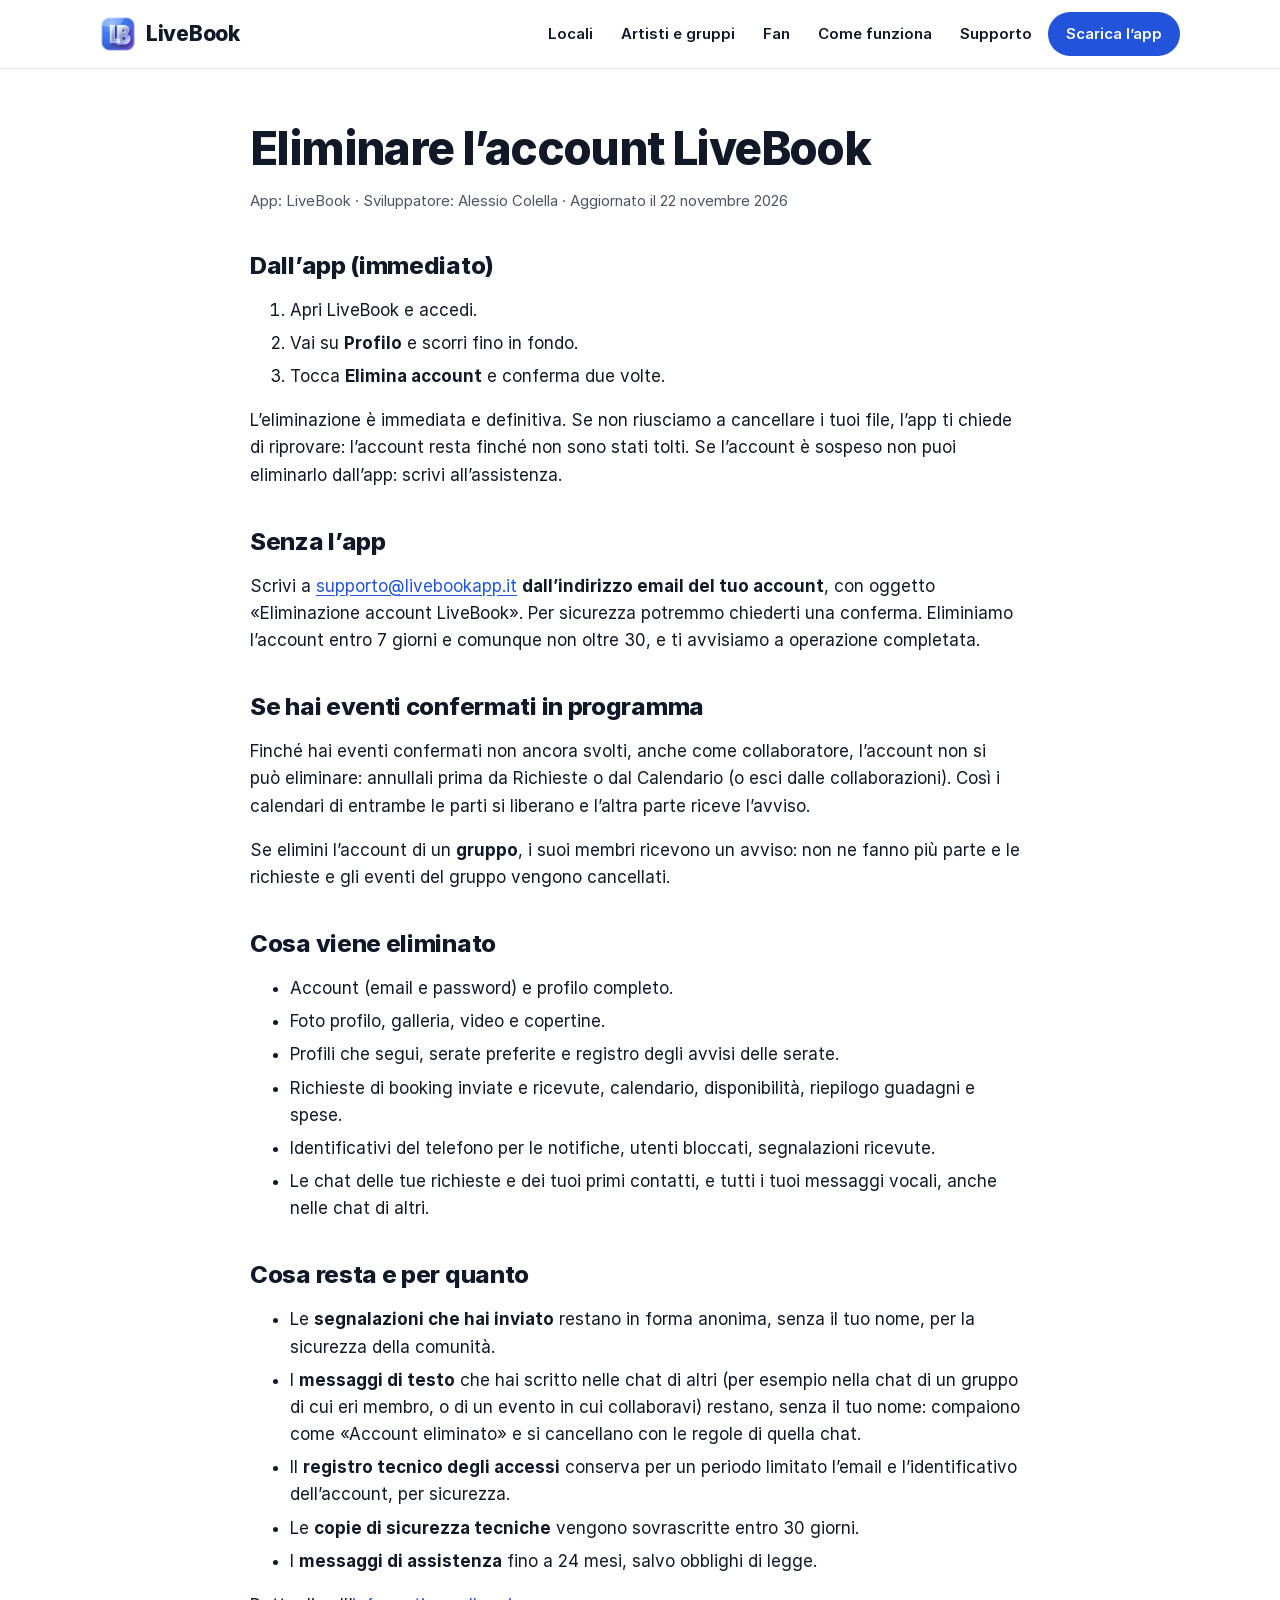
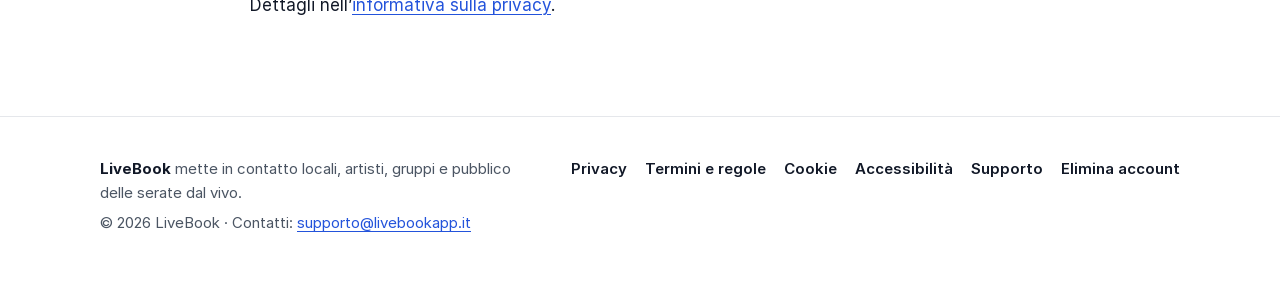
<file: elimina-account.html>
<!doctype html>
<html lang="it">
<head>
<meta charset="utf-8">
<meta name="viewport" content="width=device-width, initial-scale=1">
<title>Eliminare l’account LiveBook · LiveBook</title>
<meta name="description" content="Come eliminare l’account LiveBook e tutti i dati collegati, dall’app oppure senza l’app.">
<link rel="canonical" href="https://livebookapp.it/elimina-account.html">
<meta http-equiv="Content-Security-Policy" content="default-src 'self'; img-src 'self' data:; media-src 'self'; style-src 'self'; script-src 'self'; font-src 'self'; base-uri 'self'; form-action 'none'">
<meta name="referrer" content="strict-origin-when-cross-origin">
<meta name="theme-color" content="#2353DB">
<meta property="og:type" content="website">
<meta property="og:locale" content="it_IT">
<meta property="og:site_name" content="LiveBook">
<meta property="og:title" content="Eliminare l’account LiveBook · LiveBook">
<meta property="og:description" content="Come eliminare l’account LiveBook e tutti i dati collegati, dall’app oppure senza l’app.">
<meta property="og:url" content="https://livebookapp.it/elimina-account.html">
<meta property="og:image" content="https://livebookapp.it/assets/img/og-image.jpg">
<meta name="twitter:card" content="summary_large_image">
<link rel="icon" type="image/png" sizes="32x32" href="assets/img/favicon-32.png">
<link rel="apple-touch-icon" href="assets/img/apple-touch-icon.png">
<link rel="manifest" href="site.webmanifest">
<link rel="preload" href="assets/fonts/Inter-Regular.woff2" as="font" type="font/woff2" crossorigin>
<link rel="stylesheet" href="assets/site.css">
</head>
<body>
<a class="skip" href="#contenuto">Vai al contenuto</a>
<header class="top">
  <div class="wrap">
    <a class="brand" href="index.html" aria-label="LiveBook, pagina iniziale"><img src="assets/img/logo-96.png" alt="" width="36" height="36">LiveBook</a>
    <nav aria-label="Menu principale"><a href="index.html#locali">Locali</a><a href="index.html#artisti">Artisti e gruppi</a><a href="index.html#fan">Fan</a><a href="index.html#come-funziona">Come funziona</a><a href="supporto.html">Supporto</a><a class="cta" href="index.html#scarica">Scarica l’app</a></nav>
  </div>
</header>
<main id="contenuto">

<article class="doc"><div class="wrap">
<h1>Eliminare l’account LiveBook</h1>
<p class="meta">App: LiveBook · Sviluppatore: Alessio Colella · Aggiornato il 22 novembre 2026</p>
<h2 id="app">Dall’app (immediato)</h2>
<ol><li>Apri LiveBook e accedi.</li><li>Vai su <strong>Profilo</strong> e scorri fino in fondo.</li><li>Tocca <strong>Elimina account</strong> e conferma due volte.</li></ol>
<p>L’eliminazione è immediata e definitiva. Se non riusciamo a cancellare i tuoi file, l’app ti chiede di riprovare: l’account resta finché non sono stati tolti. Se l’account è sospeso non puoi eliminarlo dall’app: scrivi all’assistenza.</p>
<h2 id="senza-app">Senza l’app</h2>
<p>Scrivi a <a href="mailto:supporto@livebookapp.it">supporto@livebookapp.it</a> <strong>dall’indirizzo email del tuo account</strong>, con oggetto «Eliminazione account LiveBook». Per sicurezza potremmo chiederti una conferma. Eliminiamo l’account entro 7 giorni e comunque non oltre 30, e ti avvisiamo a operazione completata.</p>
<h2 id="eventi">Se hai eventi confermati in programma</h2>
<p>Finché hai eventi confermati non ancora svolti, anche come collaboratore, l’account non si può eliminare: annullali prima da Richieste o dal Calendario (o esci dalle collaborazioni). Così i calendari di entrambe le parti si liberano e l’altra parte riceve l’avviso.</p>
<p>Se elimini l’account di un <strong>gruppo</strong>, i suoi membri ricevono un avviso: non ne fanno più parte e le richieste e gli eventi del gruppo vengono cancellati.</p>
<h2 id="dati">Cosa viene eliminato</h2>
<ul><li>Account (email e password) e profilo completo.</li><li>Foto profilo, galleria, video e copertine.</li><li>Profili che segui, serate preferite e registro degli avvisi delle serate.</li><li>Richieste di booking inviate e ricevute, calendario, disponibilità, riepilogo guadagni e spese.</li><li>Identificativi del telefono per le notifiche, utenti bloccati, segnalazioni ricevute.</li><li>Le chat delle tue richieste e dei tuoi primi contatti, e tutti i tuoi messaggi vocali, anche nelle chat di altri.</li></ul>
<h2 id="conservati">Cosa resta e per quanto</h2>
<ul><li>Le <strong>segnalazioni che hai inviato</strong> restano in forma anonima, senza il tuo nome, per la sicurezza della comunità.</li><li>I <strong>messaggi di testo</strong> che hai scritto nelle chat di altri (per esempio nella chat di un gruppo di cui eri membro, o di un evento in cui collaboravi) restano, senza il tuo nome: compaiono come «Account eliminato» e si cancellano con le regole di quella chat.</li><li>Il <strong>registro tecnico degli accessi</strong> conserva per un periodo limitato l’email e l’identificativo dell’account, per sicurezza.</li><li>Le <strong>copie di sicurezza tecniche</strong> vengono sovrascritte entro 30 giorni.</li><li>I <strong>messaggi di assistenza</strong> fino a 24 mesi, salvo obblighi di legge.</li></ul>
<p>Dettagli nell’<a href="privacy.html#conservazione">informativa sulla privacy</a>.</p>
</div></article>
</main>
<footer class="site">
  <div class="wrap">
    <div>
      <p class="f1"><strong>LiveBook</strong> mette in contatto locali, artisti, gruppi e pubblico delle serate dal vivo.</p>
      <p class="f2">© 2026 LiveBook · Contatti: <a href="mailto:supporto@livebookapp.it">supporto@livebookapp.it</a></p>
    </div>
    <nav aria-label="Informazioni legali"><a href="privacy.html">Privacy</a><a href="termini.html">Termini e regole</a><a href="cookie.html">Cookie</a><a href="accessibilita.html">Accessibilità</a><a href="supporto.html">Supporto</a><a href="elimina-account.html">Elimina account</a></nav>
  </div>
</footer>

</body>
</html>
</file>
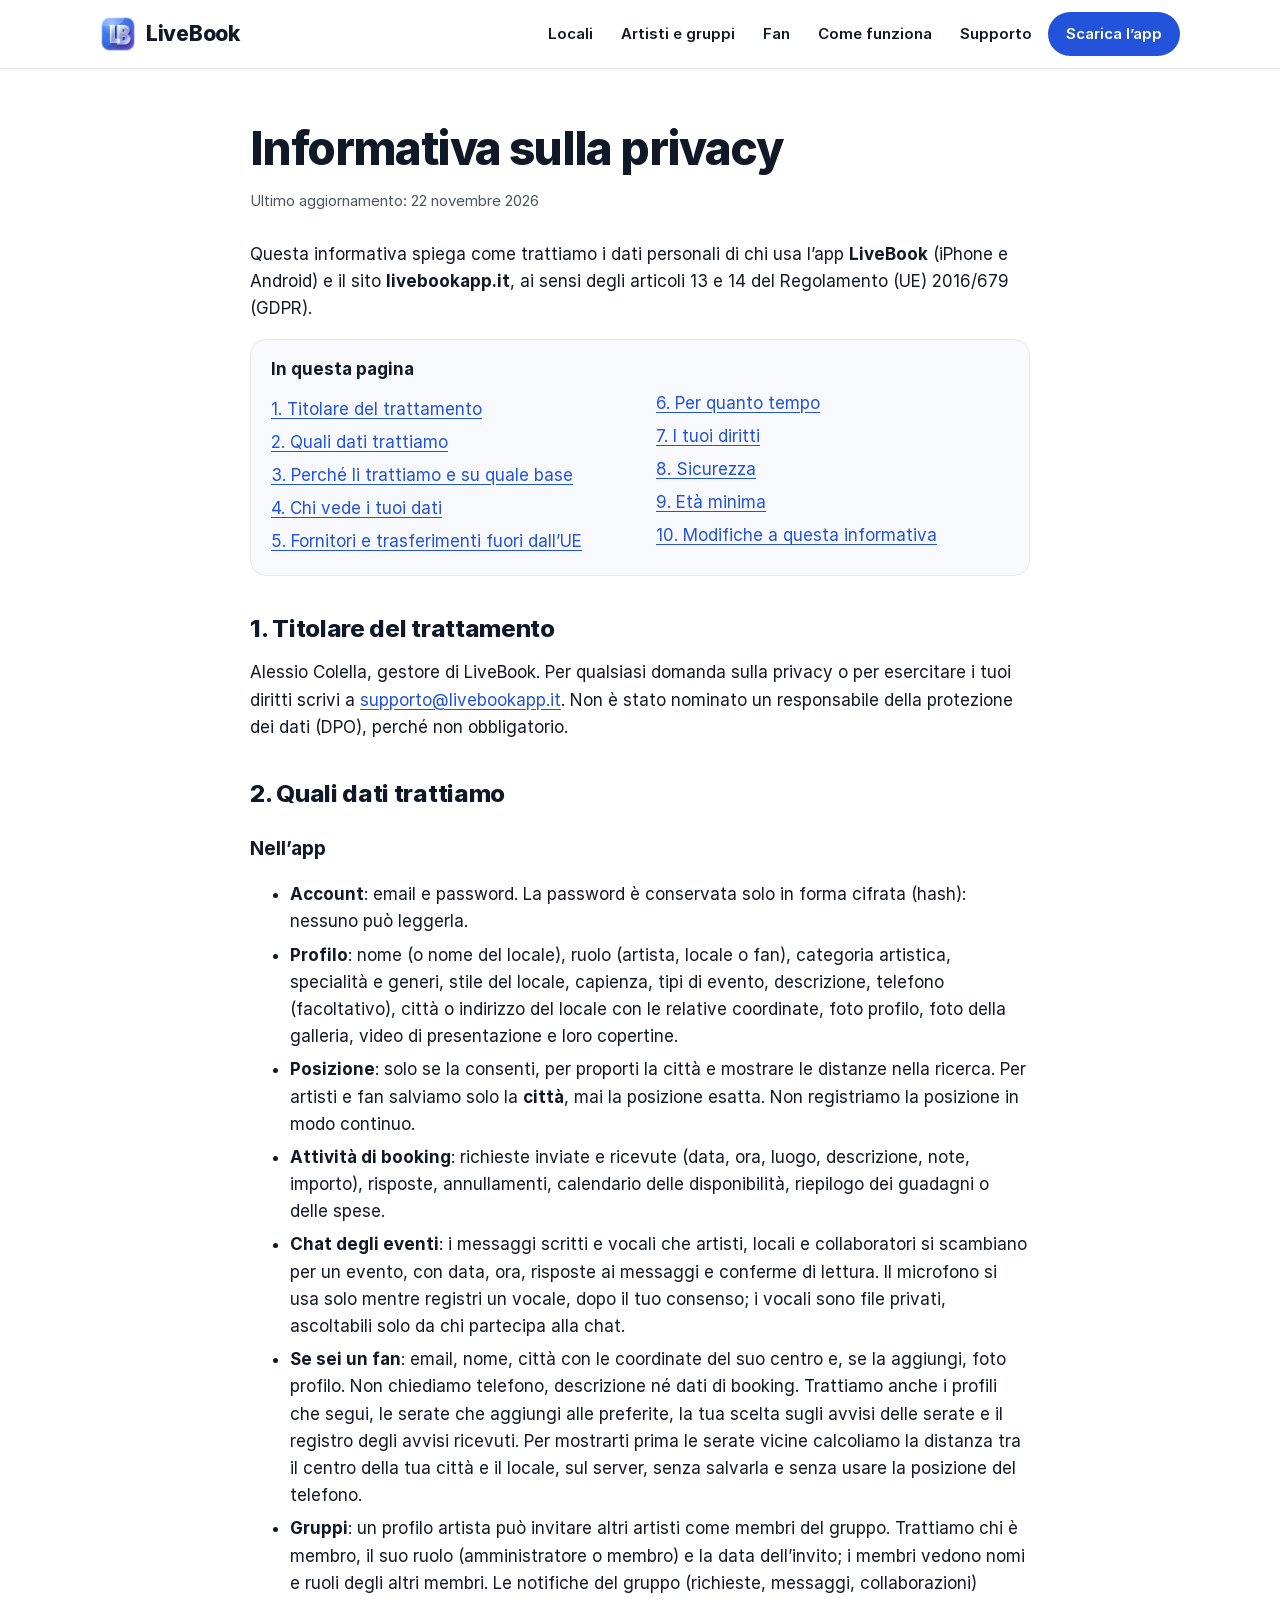
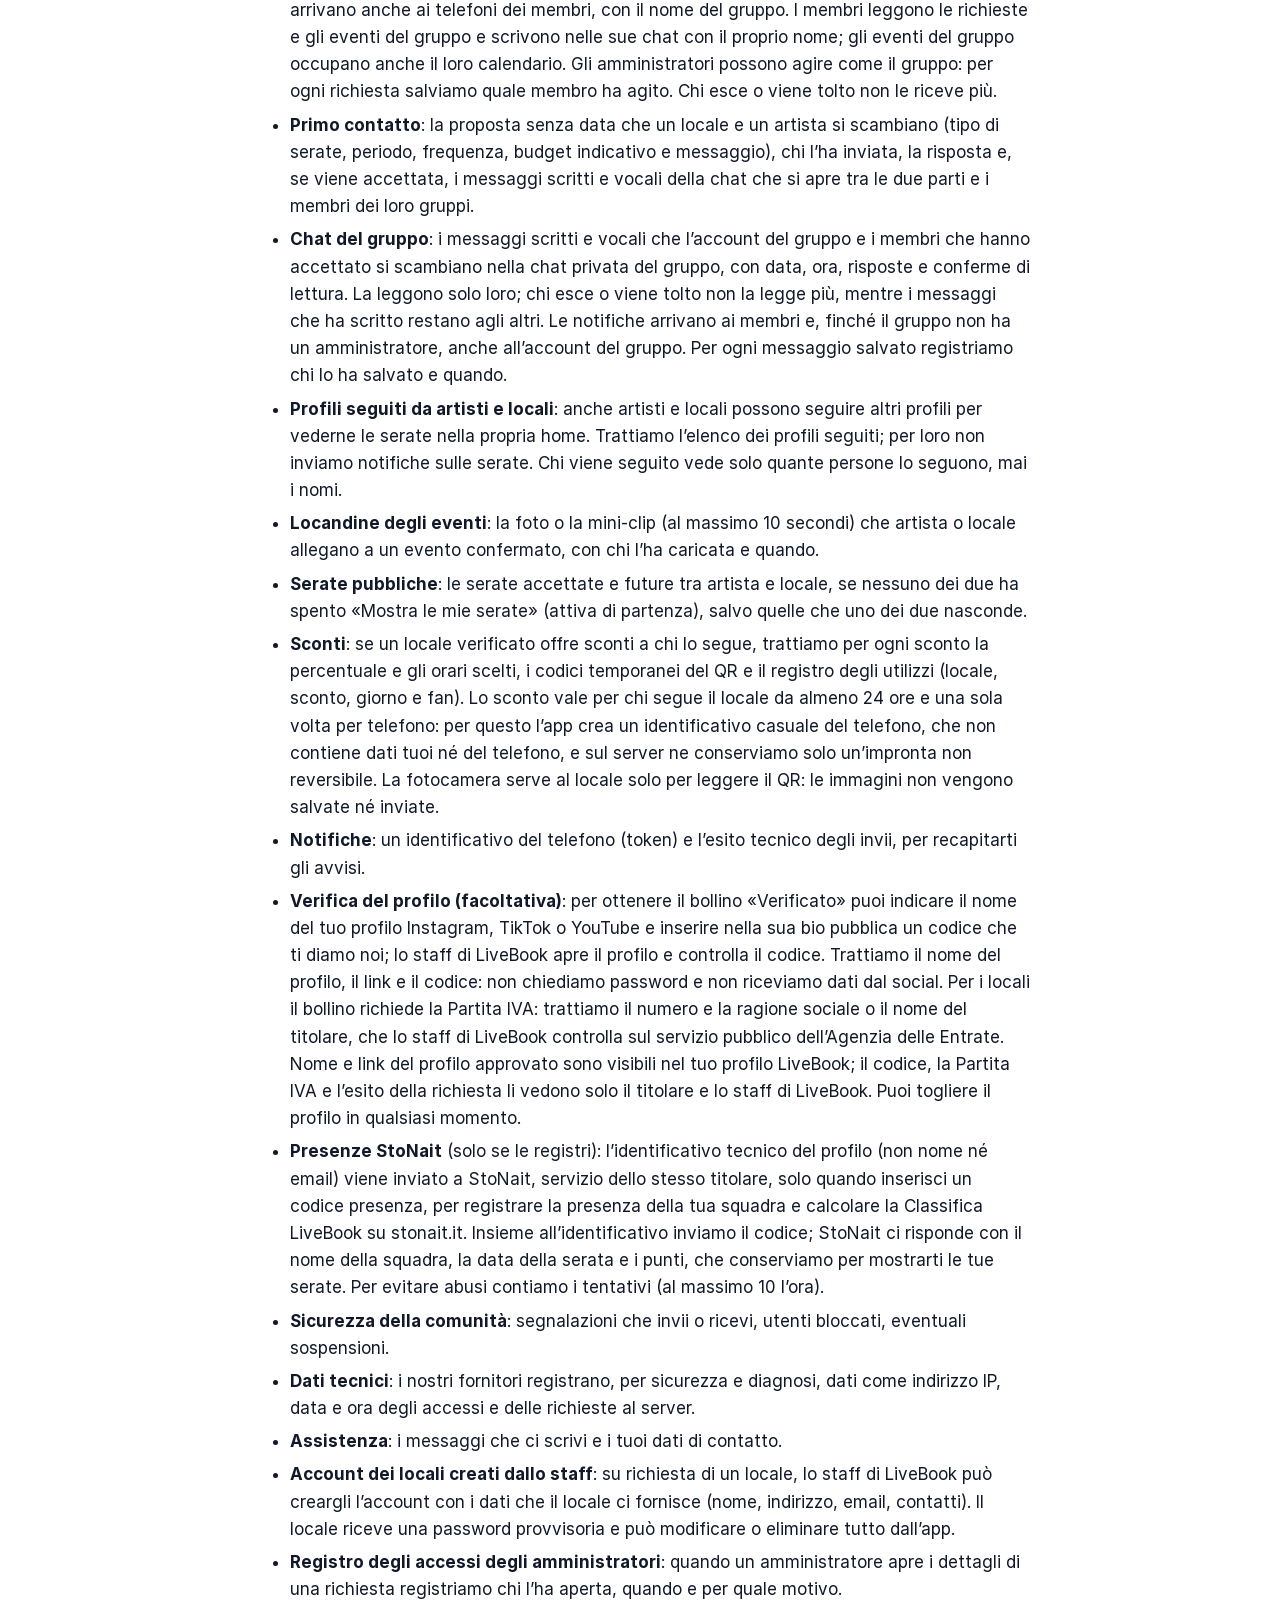
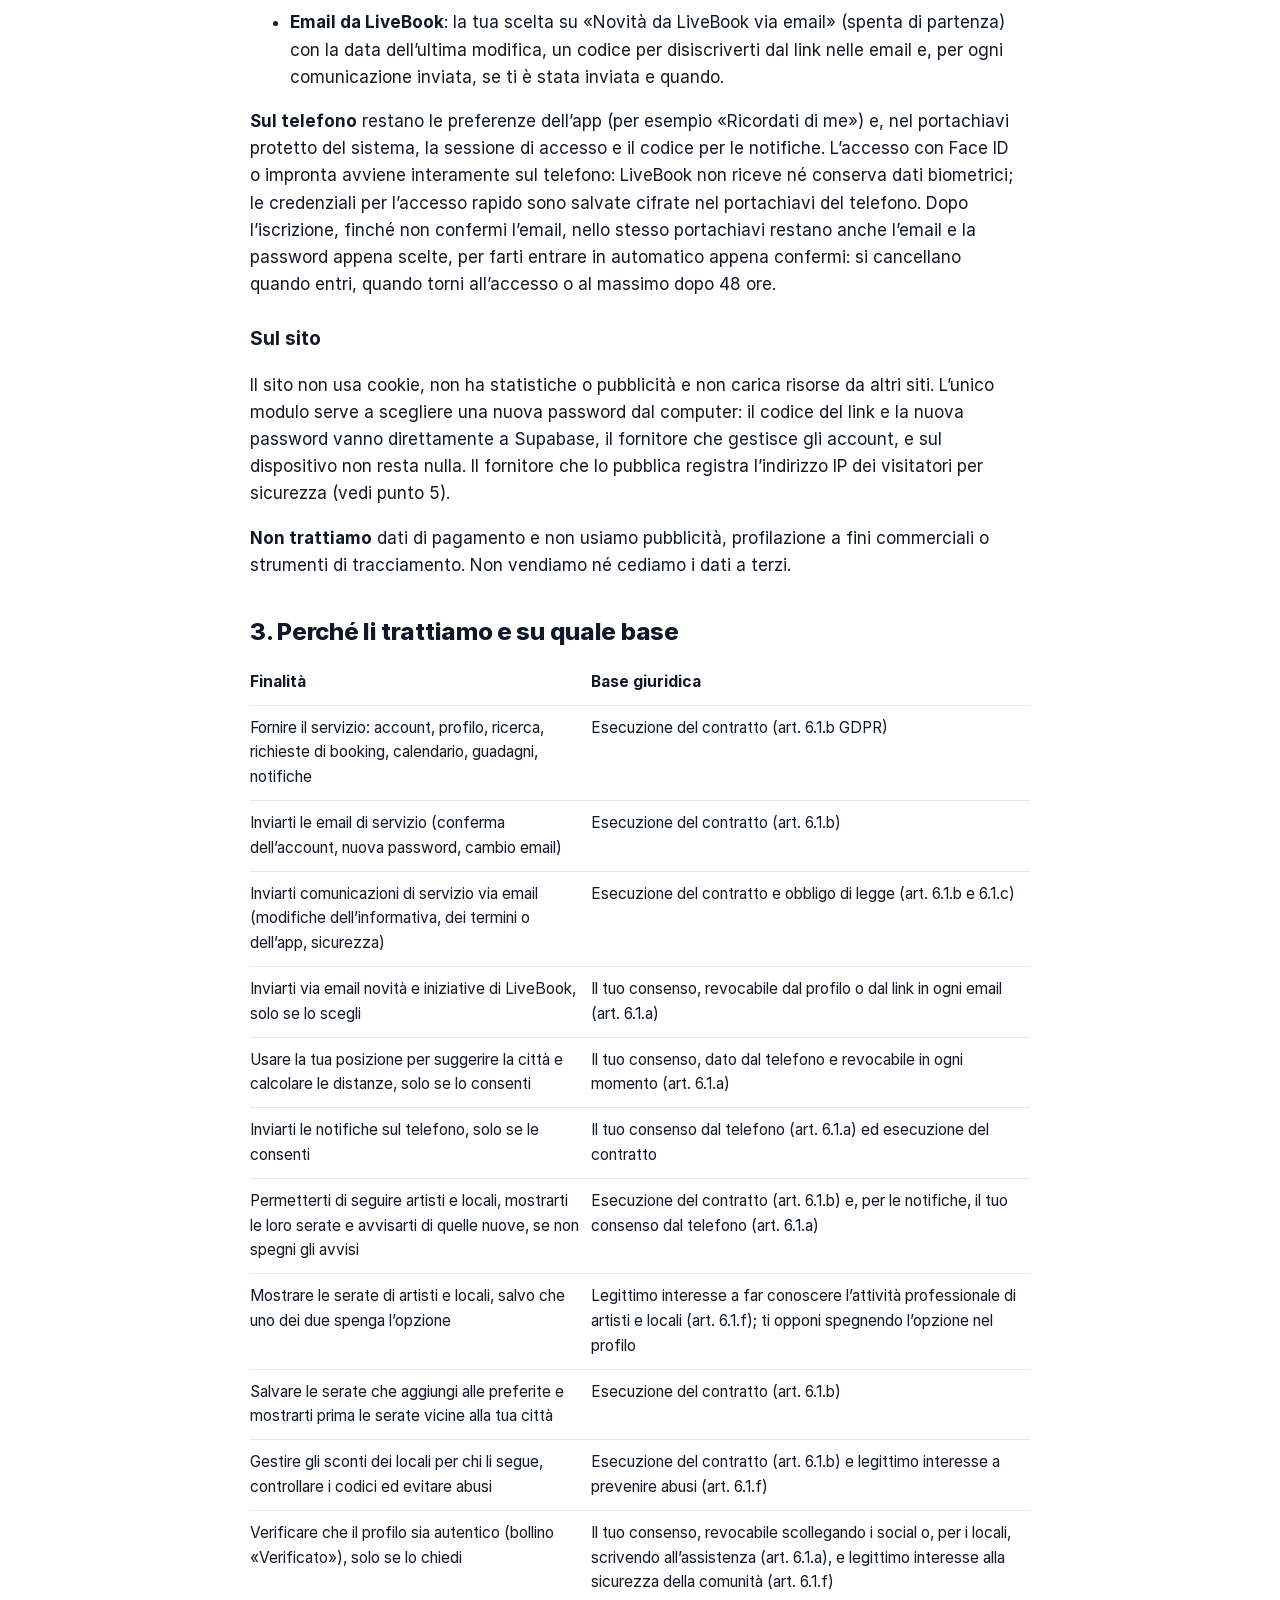
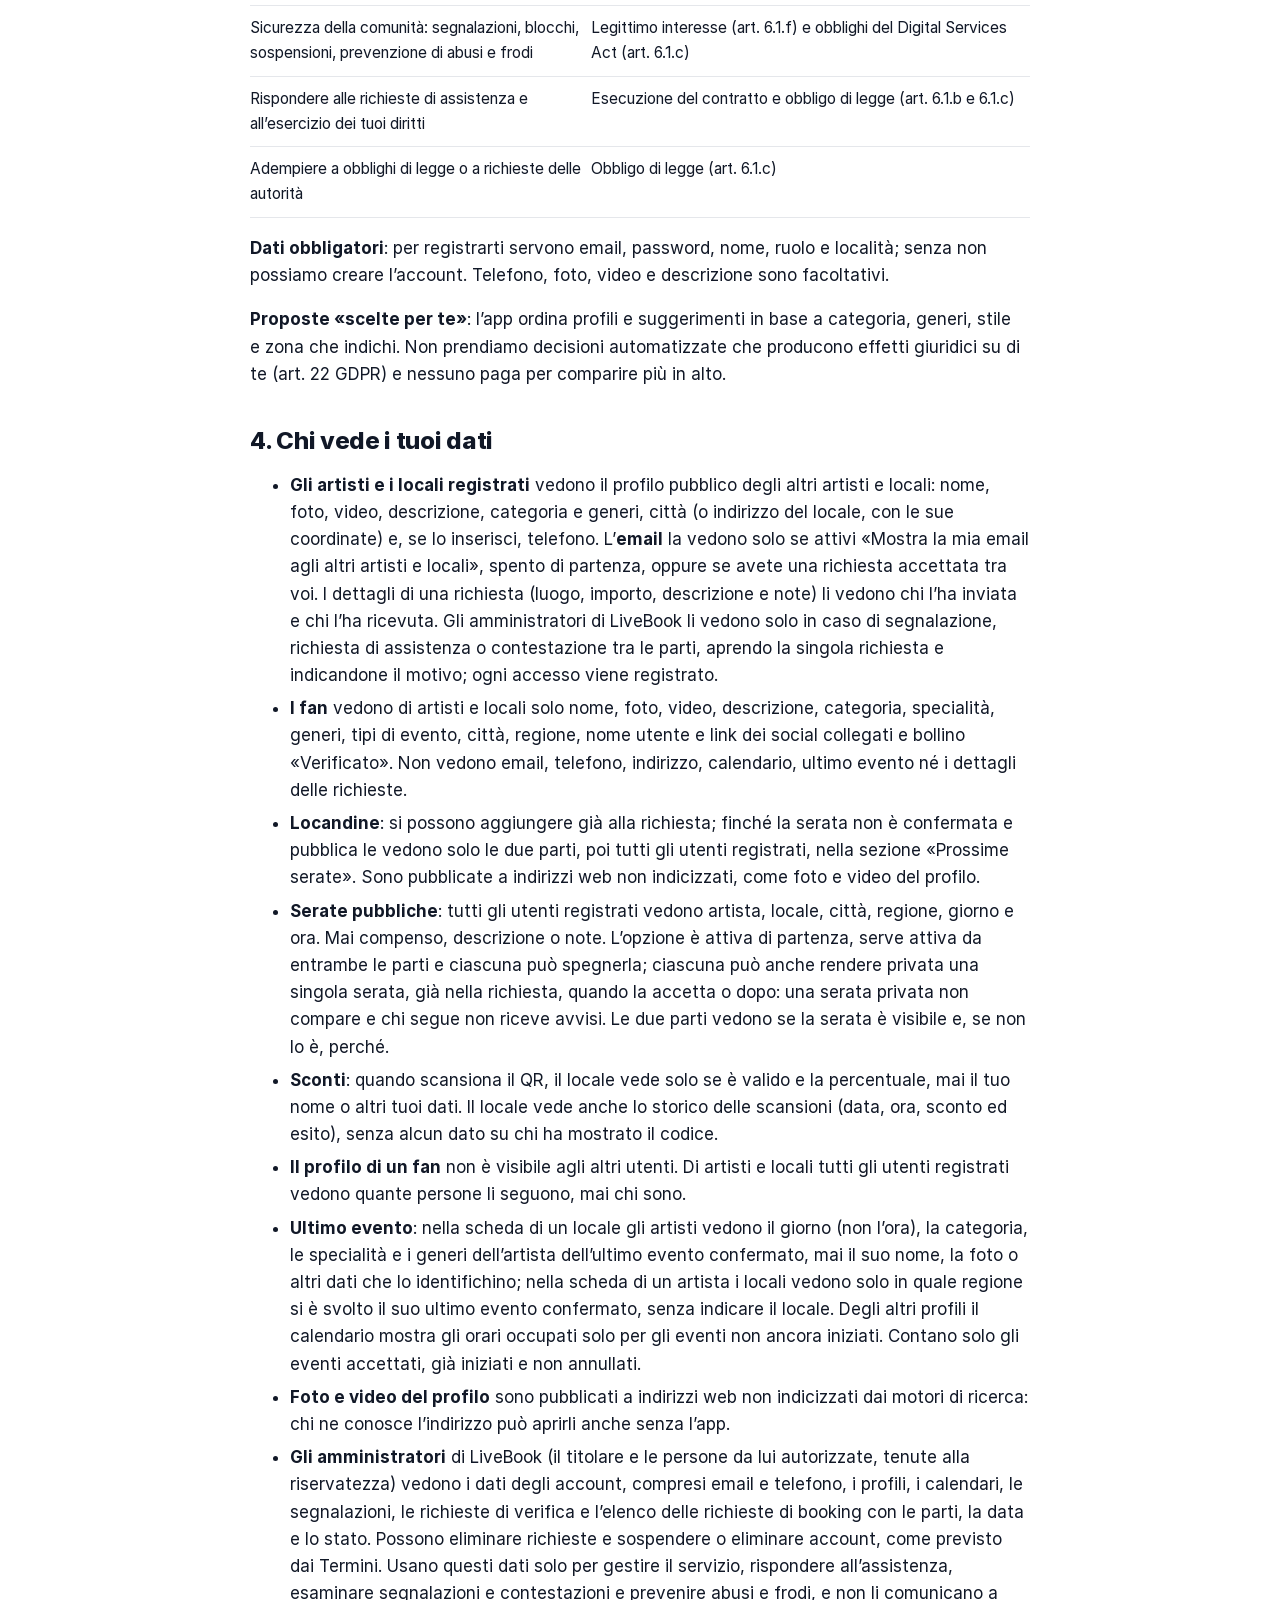
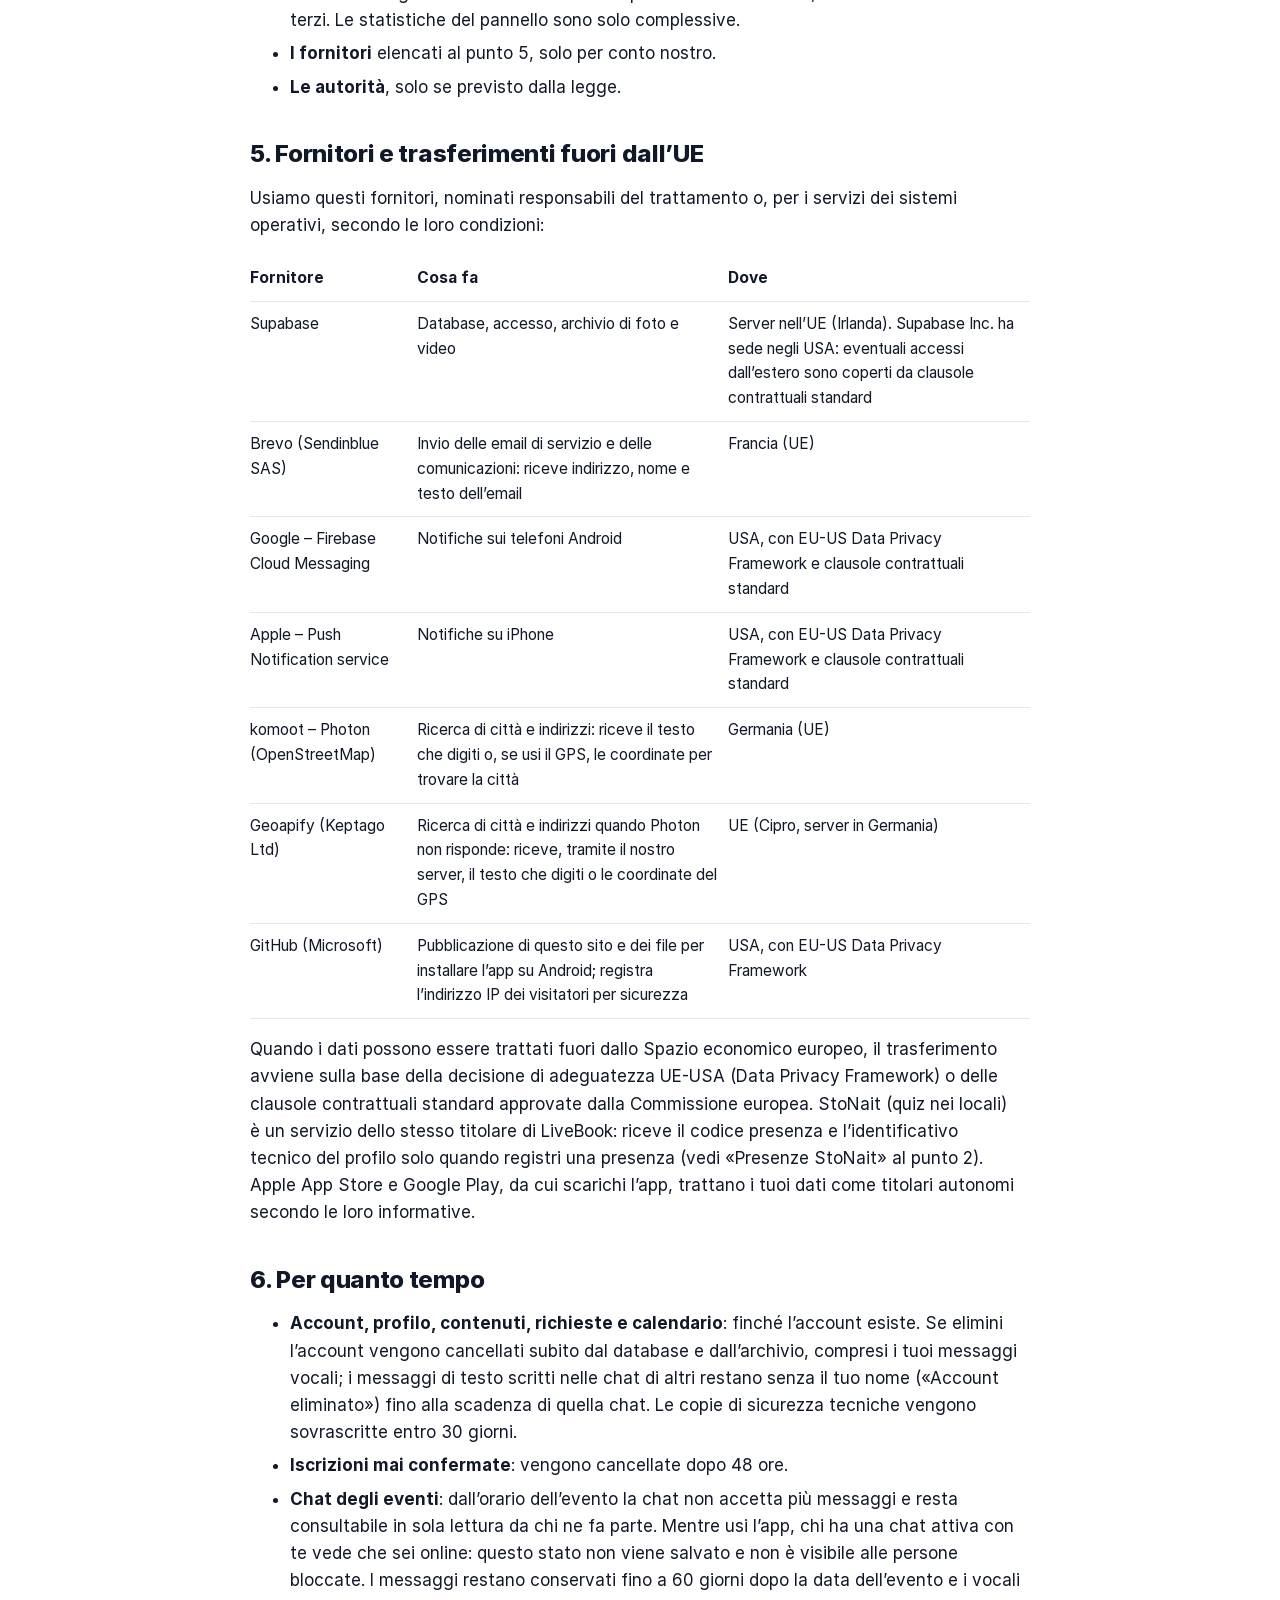
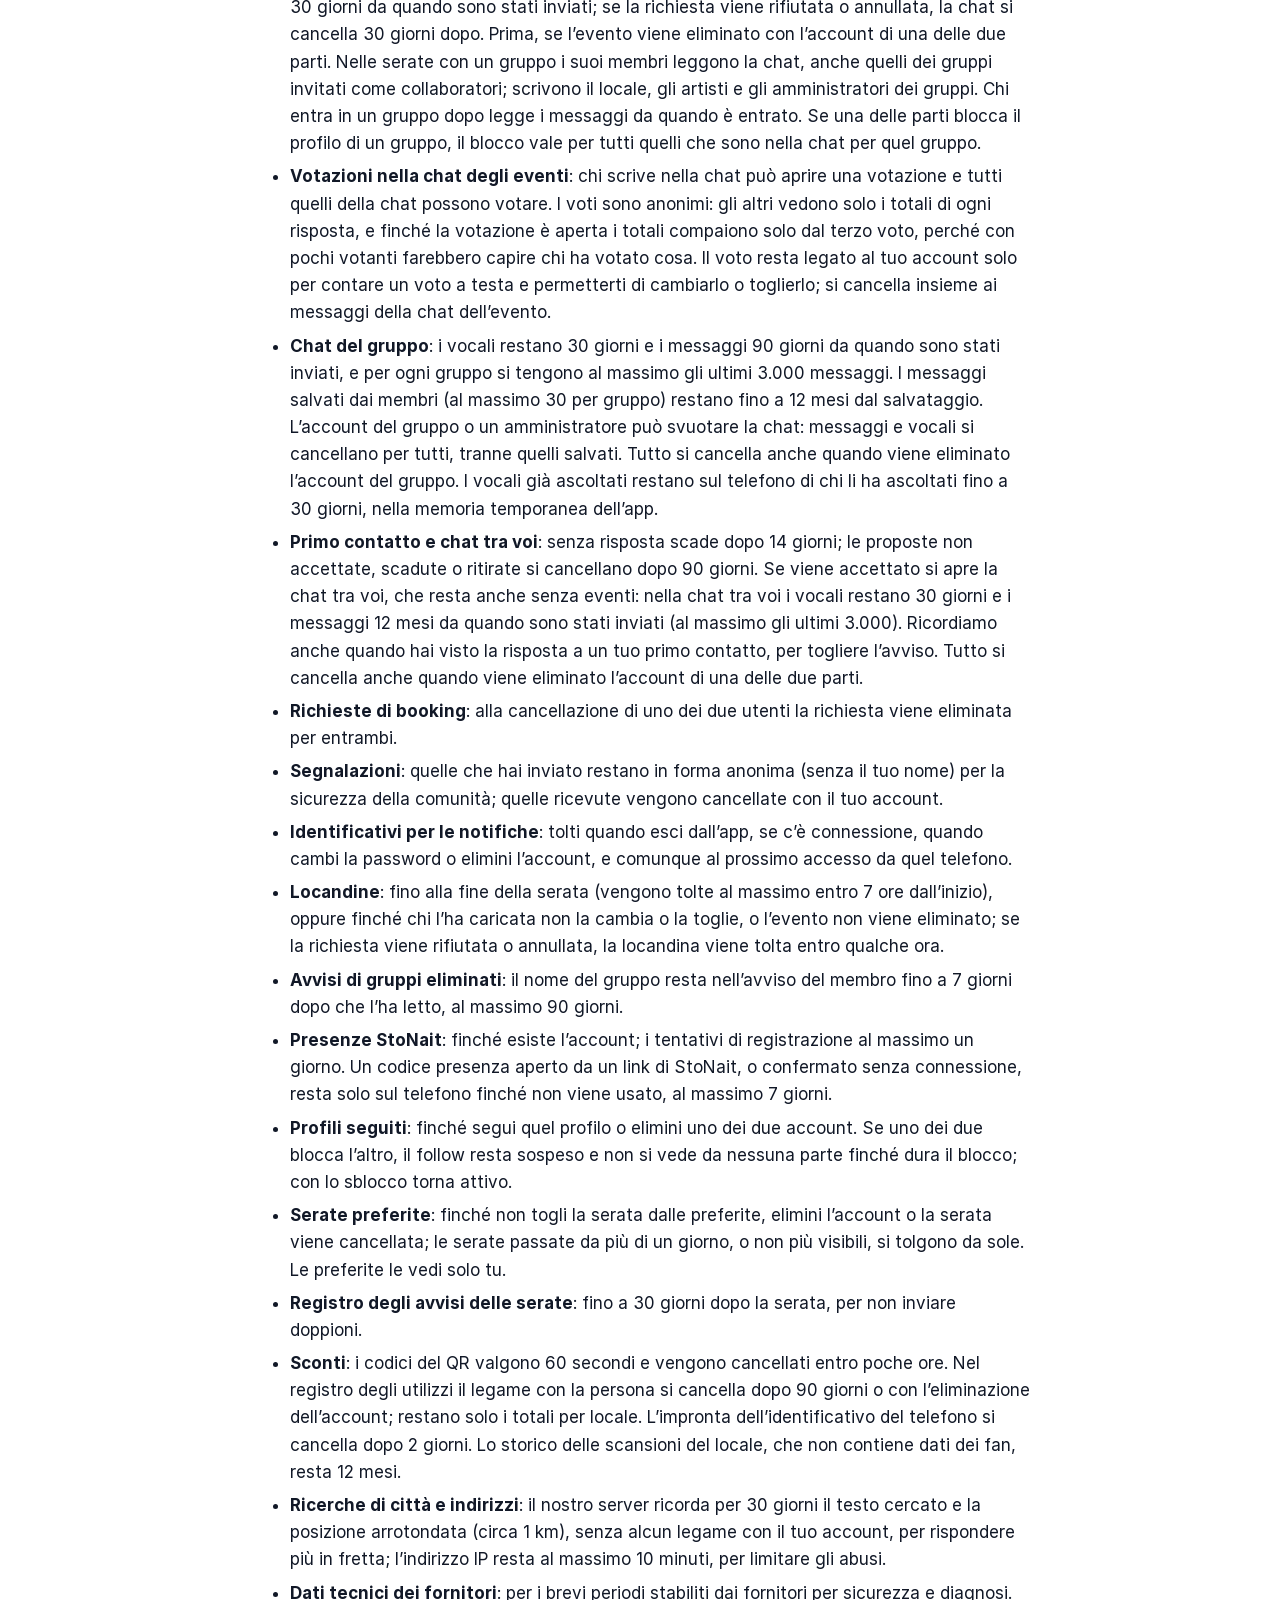
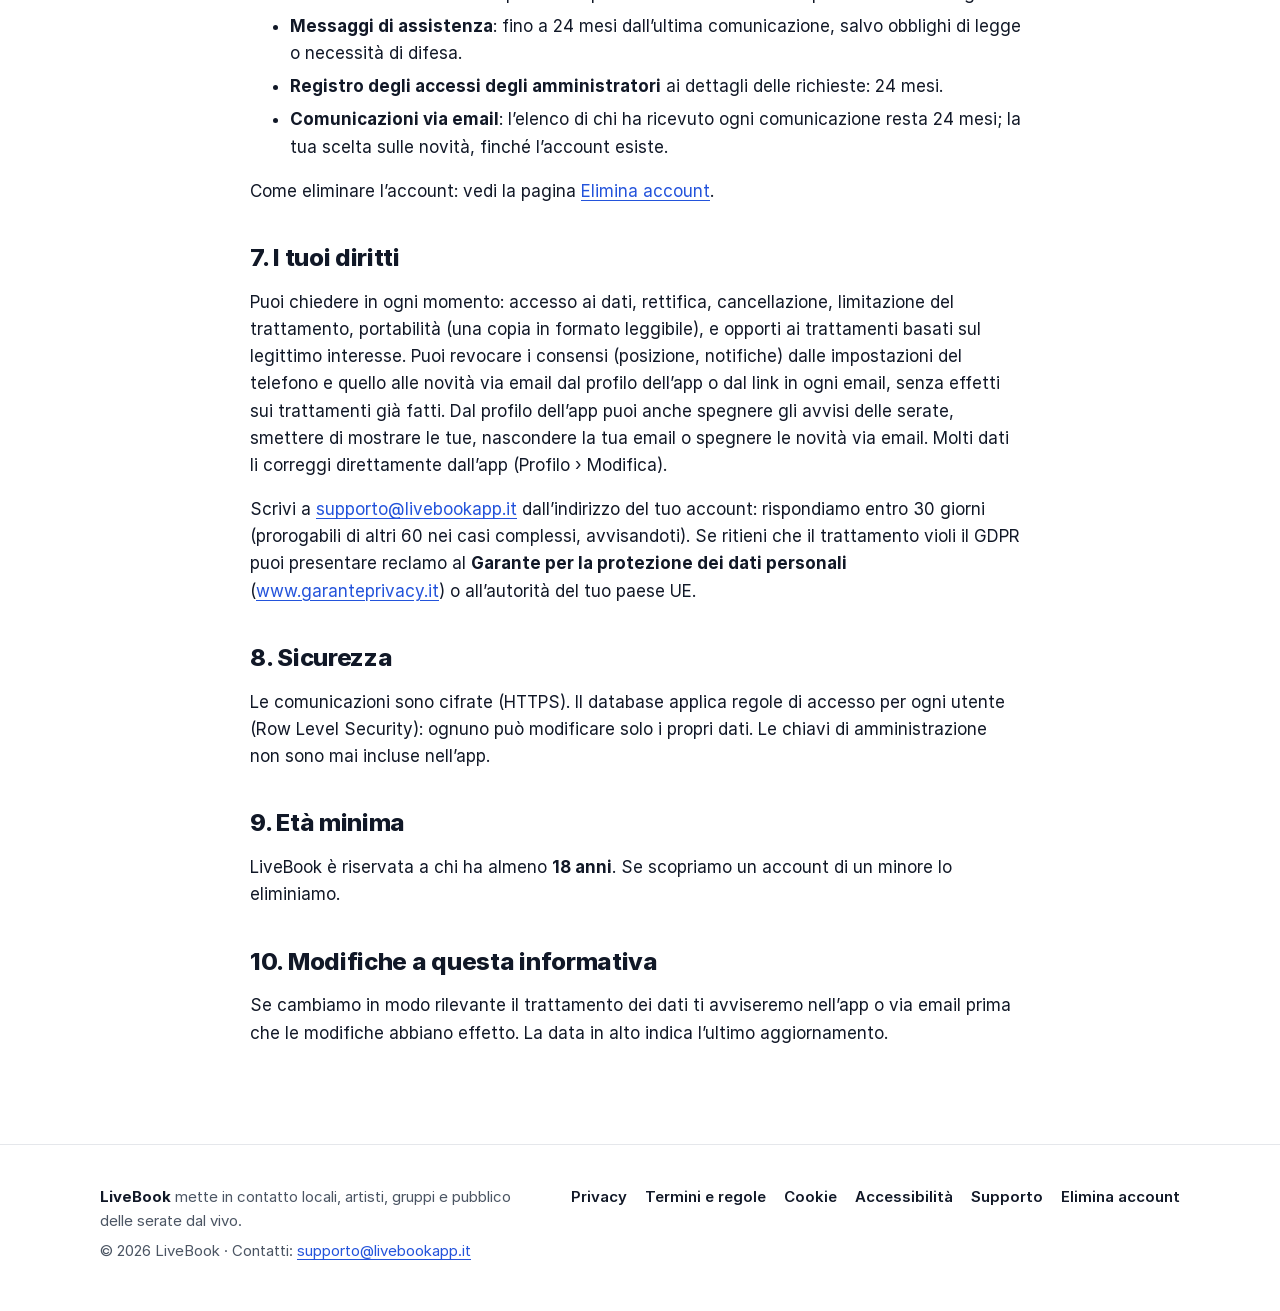
<file: privacy.html>
<!doctype html>
<html lang="it">
<head>
<meta charset="utf-8">
<meta name="viewport" content="width=device-width, initial-scale=1">
<title>Informativa sulla privacy · LiveBook</title>
<meta name="description" content="Come LiveBook tratta i dati personali di chi usa l’app e il sito: quali dati, perché, per quanto tempo, chi li riceve e quali sono i tuoi diritti (GDPR).">
<link rel="canonical" href="https://livebookapp.it/privacy.html">
<meta http-equiv="Content-Security-Policy" content="default-src 'self'; img-src 'self' data:; media-src 'self'; style-src 'self'; script-src 'self'; font-src 'self'; base-uri 'self'; form-action 'none'">
<meta name="referrer" content="strict-origin-when-cross-origin">
<meta name="theme-color" content="#2353DB">
<meta property="og:type" content="website">
<meta property="og:locale" content="it_IT">
<meta property="og:site_name" content="LiveBook">
<meta property="og:title" content="Informativa sulla privacy · LiveBook">
<meta property="og:description" content="Come LiveBook tratta i dati personali di chi usa l’app e il sito: quali dati, perché, per quanto tempo, chi li riceve e quali sono i tuoi diritti (GDPR).">
<meta property="og:url" content="https://livebookapp.it/privacy.html">
<meta property="og:image" content="https://livebookapp.it/assets/img/og-image.jpg">
<meta name="twitter:card" content="summary_large_image">
<link rel="icon" type="image/png" sizes="32x32" href="assets/img/favicon-32.png">
<link rel="apple-touch-icon" href="assets/img/apple-touch-icon.png">
<link rel="manifest" href="site.webmanifest">
<link rel="preload" href="assets/fonts/Inter-Regular.woff2" as="font" type="font/woff2" crossorigin>
<link rel="stylesheet" href="assets/site.css">
</head>
<body>
<a class="skip" href="#contenuto">Vai al contenuto</a>
<header class="top">
  <div class="wrap">
    <a class="brand" href="index.html" aria-label="LiveBook, pagina iniziale"><img src="assets/img/logo-96.png" alt="" width="36" height="36">LiveBook</a>
    <nav aria-label="Menu principale"><a href="index.html#locali">Locali</a><a href="index.html#artisti">Artisti e gruppi</a><a href="index.html#fan">Fan</a><a href="index.html#come-funziona">Come funziona</a><a href="supporto.html">Supporto</a><a class="cta" href="index.html#scarica">Scarica l’app</a></nav>
  </div>
</header>
<main id="contenuto">

<article class="doc"><div class="wrap">
<h1>Informativa sulla privacy</h1>
<p class="meta">Ultimo aggiornamento: 22 novembre 2026</p>
<p>Questa informativa spiega come trattiamo i dati personali di chi usa l’app <strong>LiveBook</strong> (iPhone e Android) e il sito <strong>livebookapp.it</strong>, ai sensi degli articoli 13 e 14 del Regolamento (UE) 2016/679 (GDPR).</p>
<nav class="toc" aria-label="Indice"><strong>In questa pagina</strong><ol><li><a href="#titolare">1. Titolare del trattamento</a></li><li><a href="#dati">2. Quali dati trattiamo</a></li><li><a href="#finalita">3. Perché li trattiamo e su quale base</a></li><li><a href="#visibilita">4. Chi vede i tuoi dati</a></li><li><a href="#fornitori">5. Fornitori e trasferimenti fuori dall’UE</a></li><li><a href="#conservazione">6. Per quanto tempo</a></li><li><a href="#diritti">7. I tuoi diritti</a></li><li><a href="#sicurezza">8. Sicurezza</a></li><li><a href="#minori">9. Età minima</a></li><li><a href="#modifiche">10. Modifiche a questa informativa</a></li></ol></nav>
<h2 id="titolare">1. Titolare del trattamento</h2><p>Alessio Colella, gestore di LiveBook. Per qualsiasi domanda sulla privacy o per esercitare i tuoi diritti scrivi a <a href="mailto:supporto@livebookapp.it">supporto@livebookapp.it</a>. Non è stato nominato un responsabile della protezione dei dati (DPO), perché non obbligatorio.</p><h2 id="dati">2. Quali dati trattiamo</h2><h3>Nell’app</h3><ul>
<li><strong>Account</strong>: email e password. La password è conservata solo in forma cifrata (hash): nessuno può leggerla.</li>
<li><strong>Profilo</strong>: nome (o nome del locale), ruolo (artista, locale o fan), categoria artistica, specialità e generi, stile del locale, capienza, tipi di evento, descrizione, telefono (facoltativo), città o indirizzo del locale con le relative coordinate, foto profilo, foto della galleria, video di presentazione e loro copertine.</li>
<li><strong>Posizione</strong>: solo se la consenti, per proporti la città e mostrare le distanze nella ricerca. Per artisti e fan salviamo solo la <strong>città</strong>, mai la posizione esatta. Non registriamo la posizione in modo continuo.</li>
<li><strong>Attività di booking</strong>: richieste inviate e ricevute (data, ora, luogo, descrizione, note, importo), risposte, annullamenti, calendario delle disponibilità, riepilogo dei guadagni o delle spese.</li>
<li><strong>Chat degli eventi</strong>: i messaggi scritti e vocali che artisti, locali e collaboratori si scambiano per un evento, con data, ora, risposte ai messaggi e conferme di lettura. Il microfono si usa solo mentre registri un vocale, dopo il tuo consenso; i vocali sono file privati, ascoltabili solo da chi partecipa alla chat.</li>
<li><strong>Se sei un fan</strong>: email, nome, città con le coordinate del suo centro e, se la aggiungi, foto profilo. Non chiediamo telefono, descrizione né dati di booking. Trattiamo anche i profili che segui, le serate che aggiungi alle preferite, la tua scelta sugli avvisi delle serate e il registro degli avvisi ricevuti. Per mostrarti prima le serate vicine calcoliamo la distanza tra il centro della tua città e il locale, sul server, senza salvarla e senza usare la posizione del telefono.</li>
<li><strong>Gruppi</strong>: un profilo artista può invitare altri artisti come membri del gruppo. Trattiamo chi è membro, il suo ruolo (amministratore o membro) e la data dell’invito; i membri vedono nomi e ruoli degli altri membri. Le notifiche del gruppo (richieste, messaggi, collaborazioni) arrivano anche ai telefoni dei membri, con il nome del gruppo. I membri leggono le richieste e gli eventi del gruppo e scrivono nelle sue chat con il proprio nome; gli eventi del gruppo occupano anche il loro calendario. Gli amministratori possono agire come il gruppo: per ogni richiesta salviamo quale membro ha agito. Chi esce o viene tolto non le riceve più.</li>
<li><strong>Primo contatto</strong>: la proposta senza data che un locale e un artista si scambiano (tipo di serate, periodo, frequenza, budget indicativo e messaggio), chi l’ha inviata, la risposta e, se viene accettata, i messaggi scritti e vocali della chat che si apre tra le due parti e i membri dei loro gruppi.</li>
<li><strong>Chat del gruppo</strong>: i messaggi scritti e vocali che l’account del gruppo e i membri che hanno accettato si scambiano nella chat privata del gruppo, con data, ora, risposte e conferme di lettura. La leggono solo loro; chi esce o viene tolto non la legge più, mentre i messaggi che ha scritto restano agli altri. Le notifiche arrivano ai membri e, finché il gruppo non ha un amministratore, anche all’account del gruppo. Per ogni messaggio salvato registriamo chi lo ha salvato e quando.</li>
<li><strong>Profili seguiti da artisti e locali</strong>: anche artisti e locali possono seguire altri profili per vederne le serate nella propria home. Trattiamo l’elenco dei profili seguiti; per loro non inviamo notifiche sulle serate. Chi viene seguito vede solo quante persone lo seguono, mai i nomi.</li>
<li><strong>Locandine degli eventi</strong>: la foto o la mini-clip (al massimo 10 secondi) che artista o locale allegano a un evento confermato, con chi l’ha caricata e quando.</li>
<li><strong>Serate pubbliche</strong>: le serate accettate e future tra artista e locale, se nessuno dei due ha spento «Mostra le mie serate» (attiva di partenza), salvo quelle che uno dei due nasconde.</li>
<li><strong>Sconti</strong>: se un locale verificato offre sconti a chi lo segue, trattiamo per ogni sconto la percentuale e gli orari scelti, i codici temporanei del QR e il registro degli utilizzi (locale, sconto, giorno e fan). Lo sconto vale per chi segue il locale da almeno 24 ore e una sola volta per telefono: per questo l’app crea un identificativo casuale del telefono, che non contiene dati tuoi né del telefono, e sul server ne conserviamo solo un’impronta non reversibile. La fotocamera serve al locale solo per leggere il QR: le immagini non vengono salvate né inviate.</li>
<li><strong>Notifiche</strong>: un identificativo del telefono (token) e l’esito tecnico degli invii, per recapitarti gli avvisi.</li>
<li><strong>Verifica del profilo (facoltativa)</strong>: per ottenere il bollino «Verificato» puoi indicare il nome del tuo profilo Instagram, TikTok o YouTube e inserire nella sua bio pubblica un codice che ti diamo noi; lo staff di LiveBook apre il profilo e controlla il codice. Trattiamo il nome del profilo, il link e il codice: non chiediamo password e non riceviamo dati dal social. Per i locali il bollino richiede la Partita IVA: trattiamo il numero e la ragione sociale o il nome del titolare, che lo staff di LiveBook controlla sul servizio pubblico dell’Agenzia delle Entrate. Nome e link del profilo approvato sono visibili nel tuo profilo LiveBook; il codice, la Partita IVA e l’esito della richiesta li vedono solo il titolare e lo staff di LiveBook. Puoi togliere il profilo in qualsiasi momento.</li>
<li><strong>Presenze StoNait</strong> (solo se le registri): l’identificativo tecnico del profilo (non nome né email) viene inviato a StoNait, servizio dello stesso titolare, solo quando inserisci un codice presenza, per registrare la presenza della tua squadra e calcolare la Classifica LiveBook su stonait.it. Insieme all’identificativo inviamo il codice; StoNait ci risponde con il nome della squadra, la data della serata e i punti, che conserviamo per mostrarti le tue serate. Per evitare abusi contiamo i tentativi (al massimo 10 l’ora).</li>
<li><strong>Sicurezza della comunità</strong>: segnalazioni che invii o ricevi, utenti bloccati, eventuali sospensioni.</li>
<li><strong>Dati tecnici</strong>: i nostri fornitori registrano, per sicurezza e diagnosi, dati come indirizzo IP, data e ora degli accessi e delle richieste al server.</li>
<li><strong>Assistenza</strong>: i messaggi che ci scrivi e i tuoi dati di contatto.</li>
<li><strong>Account dei locali creati dallo staff</strong>: su richiesta di un locale, lo staff di LiveBook può creargli l’account con i dati che il locale ci fornisce (nome, indirizzo, email, contatti). Il locale riceve una password provvisoria e può modificare o eliminare tutto dall’app.</li>
<li><strong>Registro degli accessi degli amministratori</strong>: quando un amministratore apre i dettagli di una richiesta registriamo chi l’ha aperta, quando e per quale motivo.</li>
<li><strong>Email da LiveBook</strong>: la tua scelta su «Novità da LiveBook via email» (spenta di partenza) con la data dell’ultima modifica, un codice per disiscriverti dal link nelle email e, per ogni comunicazione inviata, se ti è stata inviata e quando.</li></ul>
<p><strong>Sul telefono</strong> restano le preferenze dell’app (per esempio «Ricordati di me») e, nel portachiavi protetto del sistema, la sessione di accesso e il codice per le notifiche. L’accesso con Face ID o impronta avviene interamente sul telefono: LiveBook non riceve né conserva dati biometrici; le credenziali per l’accesso rapido sono salvate cifrate nel portachiavi del telefono. Dopo l’iscrizione, finché non confermi l’email, nello stesso portachiavi restano anche l’email e la password appena scelte, per farti entrare in automatico appena confermi: si cancellano quando entri, quando torni all’accesso o al massimo dopo 48 ore.</p>
<h3>Sul sito</h3><p>Il sito non usa cookie, non ha statistiche o pubblicità e non carica risorse da altri siti. L’unico modulo serve a scegliere una nuova password dal computer: il codice del link e la nuova password vanno direttamente a Supabase, il fornitore che gestisce gli account, e sul dispositivo non resta nulla. Il fornitore che lo pubblica registra l’indirizzo IP dei visitatori per sicurezza (vedi punto 5).</p>
<p><strong>Non trattiamo</strong> dati di pagamento e non usiamo pubblicità, profilazione a fini commerciali o strumenti di tracciamento. Non vendiamo né cediamo i dati a terzi.</p><h2 id="finalita">3. Perché li trattiamo e su quale base</h2><table><thead><tr><th>Finalità</th><th>Base giuridica</th></tr></thead><tbody><tr><td data-label="Finalità">Fornire il servizio: account, profilo, ricerca, richieste di booking, calendario, guadagni, notifiche</td><td data-label="Base giuridica">Esecuzione del contratto (art. 6.1.b GDPR)</td></tr><tr><td data-label="Finalità">Inviarti le email di servizio (conferma dell’account, nuova password, cambio email)</td><td data-label="Base giuridica">Esecuzione del contratto (art. 6.1.b)</td></tr><tr><td data-label="Finalità">Inviarti comunicazioni di servizio via email (modifiche dell’informativa, dei termini o dell’app, sicurezza)</td><td data-label="Base giuridica">Esecuzione del contratto e obbligo di legge (art. 6.1.b e 6.1.c)</td></tr><tr><td data-label="Finalità">Inviarti via email novità e iniziative di LiveBook, solo se lo scegli</td><td data-label="Base giuridica">Il tuo consenso, revocabile dal profilo o dal link in ogni email (art. 6.1.a)</td></tr><tr><td data-label="Finalità">Usare la tua posizione per suggerire la città e calcolare le distanze, solo se lo consenti</td><td data-label="Base giuridica">Il tuo consenso, dato dal telefono e revocabile in ogni momento (art. 6.1.a)</td></tr><tr><td data-label="Finalità">Inviarti le notifiche sul telefono, solo se le consenti</td><td data-label="Base giuridica">Il tuo consenso dal telefono (art. 6.1.a) ed esecuzione del contratto</td></tr><tr><td data-label="Finalità">Permetterti di seguire artisti e locali, mostrarti le loro serate e avvisarti di quelle nuove, se non spegni gli avvisi</td><td data-label="Base giuridica">Esecuzione del contratto (art. 6.1.b) e, per le notifiche, il tuo consenso dal telefono (art. 6.1.a)</td></tr><tr><td data-label="Finalità">Mostrare le serate di artisti e locali, salvo che uno dei due spenga l’opzione</td><td data-label="Base giuridica">Legittimo interesse a far conoscere l’attività professionale di artisti e locali (art. 6.1.f); ti opponi spegnendo l’opzione nel profilo</td></tr><tr><td data-label="Finalità">Salvare le serate che aggiungi alle preferite e mostrarti prima le serate vicine alla tua città</td><td data-label="Base giuridica">Esecuzione del contratto (art. 6.1.b)</td></tr><tr><td data-label="Finalità">Gestire gli sconti dei locali per chi li segue, controllare i codici ed evitare abusi</td><td data-label="Base giuridica">Esecuzione del contratto (art. 6.1.b) e legittimo interesse a prevenire abusi (art. 6.1.f)</td></tr><tr><td data-label="Finalità">Verificare che il profilo sia autentico (bollino «Verificato»), solo se lo chiedi</td><td data-label="Base giuridica">Il tuo consenso, revocabile scollegando i social o, per i locali, scrivendo all’assistenza (art. 6.1.a), e legittimo interesse alla sicurezza della comunità (art. 6.1.f)</td></tr><tr><td data-label="Finalità">Sicurezza della comunità: segnalazioni, blocchi, sospensioni, prevenzione di abusi e frodi</td><td data-label="Base giuridica">Legittimo interesse (art. 6.1.f) e obblighi del Digital Services Act (art. 6.1.c)</td></tr><tr><td data-label="Finalità">Rispondere alle richieste di assistenza e all’esercizio dei tuoi diritti</td><td data-label="Base giuridica">Esecuzione del contratto e obbligo di legge (art. 6.1.b e 6.1.c)</td></tr><tr><td data-label="Finalità">Adempiere a obblighi di legge o a richieste delle autorità</td><td data-label="Base giuridica">Obbligo di legge (art. 6.1.c)</td></tr></tbody></table><p><strong>Dati obbligatori</strong>: per registrarti servono email, password, nome, ruolo e località; senza non possiamo creare l’account. Telefono, foto, video e descrizione sono facoltativi.</p><p><strong>Proposte «scelte per te»</strong>: l’app ordina profili e suggerimenti in base a categoria, generi, stile e zona che indichi. Non prendiamo decisioni automatizzate che producono effetti giuridici su di te (art. 22 GDPR) e nessuno paga per comparire più in alto.</p><h2 id="visibilita">4. Chi vede i tuoi dati</h2><ul>
<li><strong>Gli artisti e i locali registrati</strong> vedono il profilo pubblico degli altri artisti e locali: nome, foto, video, descrizione, categoria e generi, città (o indirizzo del locale, con le sue coordinate) e, se lo inserisci, telefono. L’<strong>email</strong> la vedono solo se attivi «Mostra la mia email agli altri artisti e locali», spento di partenza, oppure se avete una richiesta accettata tra voi. I dettagli di una richiesta (luogo, importo, descrizione e note) li vedono chi l’ha inviata e chi l’ha ricevuta. Gli amministratori di LiveBook li vedono solo in caso di segnalazione, richiesta di assistenza o contestazione tra le parti, aprendo la singola richiesta e indicandone il motivo; ogni accesso viene registrato.</li>
<li><strong>I fan</strong> vedono di artisti e locali solo nome, foto, video, descrizione, categoria, specialità, generi, tipi di evento, città, regione, nome utente e link dei social collegati e bollino «Verificato». Non vedono email, telefono, indirizzo, calendario, ultimo evento né i dettagli delle richieste.</li>
<li><strong>Locandine</strong>: si possono aggiungere già alla richiesta; finché la serata non è confermata e pubblica le vedono solo le due parti, poi tutti gli utenti registrati, nella sezione «Prossime serate». Sono pubblicate a indirizzi web non indicizzati, come foto e video del profilo.</li>
<li><strong>Serate pubbliche</strong>: tutti gli utenti registrati vedono artista, locale, città, regione, giorno e ora. Mai compenso, descrizione o note. L’opzione è attiva di partenza, serve attiva da entrambe le parti e ciascuna può spegnerla; ciascuna può anche rendere privata una singola serata, già nella richiesta, quando la accetta o dopo: una serata privata non compare e chi segue non riceve avvisi. Le due parti vedono se la serata è visibile e, se non lo è, perché.</li>
<li><strong>Sconti</strong>: quando scansiona il QR, il locale vede solo se è valido e la percentuale, mai il tuo nome o altri tuoi dati. Il locale vede anche lo storico delle scansioni (data, ora, sconto ed esito), senza alcun dato su chi ha mostrato il codice.</li>
<li><strong>Il profilo di un fan</strong> non è visibile agli altri utenti. Di artisti e locali tutti gli utenti registrati vedono quante persone li seguono, mai chi sono.</li>
<li><strong>Ultimo evento</strong>: nella scheda di un locale gli artisti vedono il giorno (non l’ora), la categoria, le specialità e i generi dell’artista dell’ultimo evento confermato, mai il suo nome, la foto o altri dati che lo identifichino; nella scheda di un artista i locali vedono solo in quale regione si è svolto il suo ultimo evento confermato, senza indicare il locale. Degli altri profili il calendario mostra gli orari occupati solo per gli eventi non ancora iniziati. Contano solo gli eventi accettati, già iniziati e non annullati.</li>
<li><strong>Foto e video del profilo</strong> sono pubblicati a indirizzi web non indicizzati dai motori di ricerca: chi ne conosce l’indirizzo può aprirli anche senza l’app.</li>
<li><strong>Gli amministratori</strong> di LiveBook (il titolare e le persone da lui autorizzate, tenute alla riservatezza) vedono i dati degli account, compresi email e telefono, i profili, i calendari, le segnalazioni, le richieste di verifica e l’elenco delle richieste di booking con le parti, la data e lo stato. Possono eliminare richieste e sospendere o eliminare account, come previsto dai Termini. Usano questi dati solo per gestire il servizio, rispondere all’assistenza, esaminare segnalazioni e contestazioni e prevenire abusi e frodi, e non li comunicano a terzi. Le statistiche del pannello sono solo complessive.</li>
<li><strong>I fornitori</strong> elencati al punto 5, solo per conto nostro.</li>
<li><strong>Le autorità</strong>, solo se previsto dalla legge.</li></ul><h2 id="fornitori">5. Fornitori e trasferimenti fuori dall’UE</h2><p>Usiamo questi fornitori, nominati responsabili del trattamento o, per i servizi dei sistemi operativi, secondo le loro condizioni:</p><table><thead><tr><th>Fornitore</th><th>Cosa fa</th><th>Dove</th></tr></thead><tbody><tr><td data-label="Fornitore">Supabase</td><td data-label="Cosa fa">Database, accesso, archivio di foto e video</td><td data-label="Dove">Server nell’UE (Irlanda). Supabase Inc. ha sede negli USA: eventuali accessi dall’estero sono coperti da clausole contrattuali standard</td></tr><tr><td data-label="Fornitore">Brevo (Sendinblue SAS)</td><td data-label="Cosa fa">Invio delle email di servizio e delle comunicazioni: riceve indirizzo, nome e testo dell’email</td><td data-label="Dove">Francia (UE)</td></tr><tr><td data-label="Fornitore">Google – Firebase Cloud Messaging</td><td data-label="Cosa fa">Notifiche sui telefoni Android</td><td data-label="Dove">USA, con EU-US Data Privacy Framework e clausole contrattuali standard</td></tr><tr><td data-label="Fornitore">Apple – Push Notification service</td><td data-label="Cosa fa">Notifiche su iPhone</td><td data-label="Dove">USA, con EU-US Data Privacy Framework e clausole contrattuali standard</td></tr><tr><td data-label="Fornitore">komoot – Photon (OpenStreetMap)</td><td data-label="Cosa fa">Ricerca di città e indirizzi: riceve il testo che digiti o, se usi il GPS, le coordinate per trovare la città</td><td data-label="Dove">Germania (UE)</td></tr><tr><td data-label="Fornitore">Geoapify (Keptago Ltd)</td><td data-label="Cosa fa">Ricerca di città e indirizzi quando Photon non risponde: riceve, tramite il nostro server, il testo che digiti o le coordinate del GPS</td><td data-label="Dove">UE (Cipro, server in Germania)</td></tr><tr><td data-label="Fornitore">GitHub (Microsoft)</td><td data-label="Cosa fa">Pubblicazione di questo sito e dei file per installare l’app su Android; registra l’indirizzo IP dei visitatori per sicurezza</td><td data-label="Dove">USA, con EU-US Data Privacy Framework</td></tr></tbody></table><p>Quando i dati possono essere trattati fuori dallo Spazio economico europeo, il trasferimento avviene sulla base della decisione di adeguatezza UE-USA (Data Privacy Framework) o delle clausole contrattuali standard approvate dalla Commissione europea. StoNait (quiz nei locali) è un servizio dello stesso titolare di LiveBook: riceve il codice presenza e l’identificativo tecnico del profilo solo quando registri una presenza (vedi «Presenze StoNait» al punto 2). Apple App Store e Google Play, da cui scarichi l’app, trattano i tuoi dati come titolari autonomi secondo le loro informative.</p><h2 id="conservazione">6. Per quanto tempo</h2><ul>
<li><strong>Account, profilo, contenuti, richieste e calendario</strong>: finché l’account esiste. Se elimini l’account vengono cancellati subito dal database e dall’archivio, compresi i tuoi messaggi vocali; i messaggi di testo scritti nelle chat di altri restano senza il tuo nome («Account eliminato») fino alla scadenza di quella chat. Le copie di sicurezza tecniche vengono sovrascritte entro 30 giorni.</li>
<li><strong>Iscrizioni mai confermate</strong>: vengono cancellate dopo 48 ore.</li>
<li><strong>Chat degli eventi</strong>: dall’orario dell’evento la chat non accetta più messaggi e resta consultabile in sola lettura da chi ne fa parte. Mentre usi l’app, chi ha una chat attiva con te vede che sei online: questo stato non viene salvato e non è visibile alle persone bloccate. I messaggi restano conservati fino a 60 giorni dopo la data dell’evento e i vocali 30 giorni da quando sono stati inviati; se la richiesta viene rifiutata o annullata, la chat si cancella 30 giorni dopo. Prima, se l’evento viene eliminato con l’account di una delle due parti. Nelle serate con un gruppo i suoi membri leggono la chat, anche quelli dei gruppi invitati come collaboratori; scrivono il locale, gli artisti e gli amministratori dei gruppi. Chi entra in un gruppo dopo legge i messaggi da quando è entrato. Se una delle parti blocca il profilo di un gruppo, il blocco vale per tutti quelli che sono nella chat per quel gruppo.</li>
<li><strong>Votazioni nella chat degli eventi</strong>: chi scrive nella chat può aprire una votazione e tutti quelli della chat possono votare. I voti sono anonimi: gli altri vedono solo i totali di ogni risposta, e finché la votazione è aperta i totali compaiono solo dal terzo voto, perché con pochi votanti farebbero capire chi ha votato cosa. Il voto resta legato al tuo account solo per contare un voto a testa e permetterti di cambiarlo o toglierlo; si cancella insieme ai messaggi della chat dell’evento.</li>
<li><strong>Chat del gruppo</strong>: i vocali restano 30 giorni e i messaggi 90 giorni da quando sono stati inviati, e per ogni gruppo si tengono al massimo gli ultimi 3.000 messaggi. I messaggi salvati dai membri (al massimo 30 per gruppo) restano fino a 12 mesi dal salvataggio. L’account del gruppo o un amministratore può svuotare la chat: messaggi e vocali si cancellano per tutti, tranne quelli salvati. Tutto si cancella anche quando viene eliminato l’account del gruppo. I vocali già ascoltati restano sul telefono di chi li ha ascoltati fino a 30 giorni, nella memoria temporanea dell’app.</li>
<li><strong>Primo contatto e chat tra voi</strong>: senza risposta scade dopo 14 giorni; le proposte non accettate, scadute o ritirate si cancellano dopo 90 giorni. Se viene accettato si apre la chat tra voi, che resta anche senza eventi: nella chat tra voi i vocali restano 30 giorni e i messaggi 12 mesi da quando sono stati inviati (al massimo gli ultimi 3.000). Ricordiamo anche quando hai visto la risposta a un tuo primo contatto, per togliere l’avviso. Tutto si cancella anche quando viene eliminato l’account di una delle due parti.</li>
<li><strong>Richieste di booking</strong>: alla cancellazione di uno dei due utenti la richiesta viene eliminata per entrambi.</li>
<li><strong>Segnalazioni</strong>: quelle che hai inviato restano in forma anonima (senza il tuo nome) per la sicurezza della comunità; quelle ricevute vengono cancellate con il tuo account.</li>
<li><strong>Identificativi per le notifiche</strong>: tolti quando esci dall’app, se c’è connessione, quando cambi la password o elimini l’account, e comunque al prossimo accesso da quel telefono.</li>
<li><strong>Locandine</strong>: fino alla fine della serata (vengono tolte al massimo entro 7 ore dall’inizio), oppure finché chi l’ha caricata non la cambia o la toglie, o l’evento non viene eliminato; se la richiesta viene rifiutata o annullata, la locandina viene tolta entro qualche ora.</li>
<li><strong>Avvisi di gruppi eliminati</strong>: il nome del gruppo resta nell’avviso del membro fino a 7 giorni dopo che l’ha letto, al massimo 90 giorni.</li>
<li><strong>Presenze StoNait</strong>: finché esiste l’account; i tentativi di registrazione al massimo un giorno. Un codice presenza aperto da un link di StoNait, o confermato senza connessione, resta solo sul telefono finché non viene usato, al massimo 7 giorni.</li>
<li><strong>Profili seguiti</strong>: finché segui quel profilo o elimini uno dei due account. Se uno dei due blocca l’altro, il follow resta sospeso e non si vede da nessuna parte finché dura il blocco; con lo sblocco torna attivo.</li>
<li><strong>Serate preferite</strong>: finché non togli la serata dalle preferite, elimini l’account o la serata viene cancellata; le serate passate da più di un giorno, o non più visibili, si tolgono da sole. Le preferite le vedi solo tu.</li>
<li><strong>Registro degli avvisi delle serate</strong>: fino a 30 giorni dopo la serata, per non inviare doppioni.</li>
<li><strong>Sconti</strong>: i codici del QR valgono 60 secondi e vengono cancellati entro poche ore. Nel registro degli utilizzi il legame con la persona si cancella dopo 90 giorni o con l’eliminazione dell’account; restano solo i totali per locale. L’impronta dell’identificativo del telefono si cancella dopo 2 giorni. Lo storico delle scansioni del locale, che non contiene dati dei fan, resta 12 mesi.</li>
<li><strong>Ricerche di città e indirizzi</strong>: il nostro server ricorda per 30 giorni il testo cercato e la posizione arrotondata (circa 1 km), senza alcun legame con il tuo account, per rispondere più in fretta; l’indirizzo IP resta al massimo 10 minuti, per limitare gli abusi.</li>
<li><strong>Dati tecnici dei fornitori</strong>: per i brevi periodi stabiliti dai fornitori per sicurezza e diagnosi.</li>
<li><strong>Messaggi di assistenza</strong>: fino a 24 mesi dall’ultima comunicazione, salvo obblighi di legge o necessità di difesa.</li>
<li><strong>Registro degli accessi degli amministratori</strong> ai dettagli delle richieste: 24 mesi.</li>
<li><strong>Comunicazioni via email</strong>: l’elenco di chi ha ricevuto ogni comunicazione resta 24 mesi; la tua scelta sulle novità, finché l’account esiste.</li></ul>
<p>Come eliminare l’account: vedi la pagina <a href="elimina-account.html">Elimina account</a>.</p><h2 id="diritti">7. I tuoi diritti</h2><p>Puoi chiedere in ogni momento: accesso ai dati, rettifica, cancellazione, limitazione del trattamento, portabilità (una copia in formato leggibile), e opporti ai trattamenti basati sul legittimo interesse. Puoi revocare i consensi (posizione, notifiche) dalle impostazioni del telefono e quello alle novità via email dal profilo dell’app o dal link in ogni email, senza effetti sui trattamenti già fatti. Dal profilo dell’app puoi anche spegnere gli avvisi delle serate, smettere di mostrare le tue, nascondere la tua email o spegnere le novità via email. Molti dati li correggi direttamente dall’app (Profilo › Modifica).</p>
<p>Scrivi a <a href="mailto:supporto@livebookapp.it">supporto@livebookapp.it</a> dall’indirizzo del tuo account: rispondiamo entro 30 giorni (prorogabili di altri 60 nei casi complessi, avvisandoti). Se ritieni che il trattamento violi il GDPR puoi presentare reclamo al <strong>Garante per la protezione dei dati personali</strong> (<a href="https://www.garanteprivacy.it" rel="noopener">www.garanteprivacy.it</a>) o all’autorità del tuo paese UE.</p><h2 id="sicurezza">8. Sicurezza</h2><p>Le comunicazioni sono cifrate (HTTPS). Il database applica regole di accesso per ogni utente (Row Level Security): ognuno può modificare solo i propri dati. Le chiavi di amministrazione non sono mai incluse nell’app.</p><h2 id="minori">9. Età minima</h2><p>LiveBook è riservata a chi ha almeno <strong>18 anni</strong>. Se scopriamo un account di un minore lo eliminiamo.</p><h2 id="modifiche">10. Modifiche a questa informativa</h2><p>Se cambiamo in modo rilevante il trattamento dei dati ti avviseremo nell’app o via email prima che le modifiche abbiano effetto. La data in alto indica l’ultimo aggiornamento.</p>
</div></article>
</main>
<footer class="site">
  <div class="wrap">
    <div>
      <p class="f1"><strong>LiveBook</strong> mette in contatto locali, artisti, gruppi e pubblico delle serate dal vivo.</p>
      <p class="f2">© 2026 LiveBook · Contatti: <a href="mailto:supporto@livebookapp.it">supporto@livebookapp.it</a></p>
    </div>
    <nav aria-label="Informazioni legali"><a href="privacy.html">Privacy</a><a href="termini.html">Termini e regole</a><a href="cookie.html">Cookie</a><a href="accessibilita.html">Accessibilità</a><a href="supporto.html">Supporto</a><a href="elimina-account.html">Elimina account</a></nav>
  </div>
</footer>

</body>
</html>
</file>
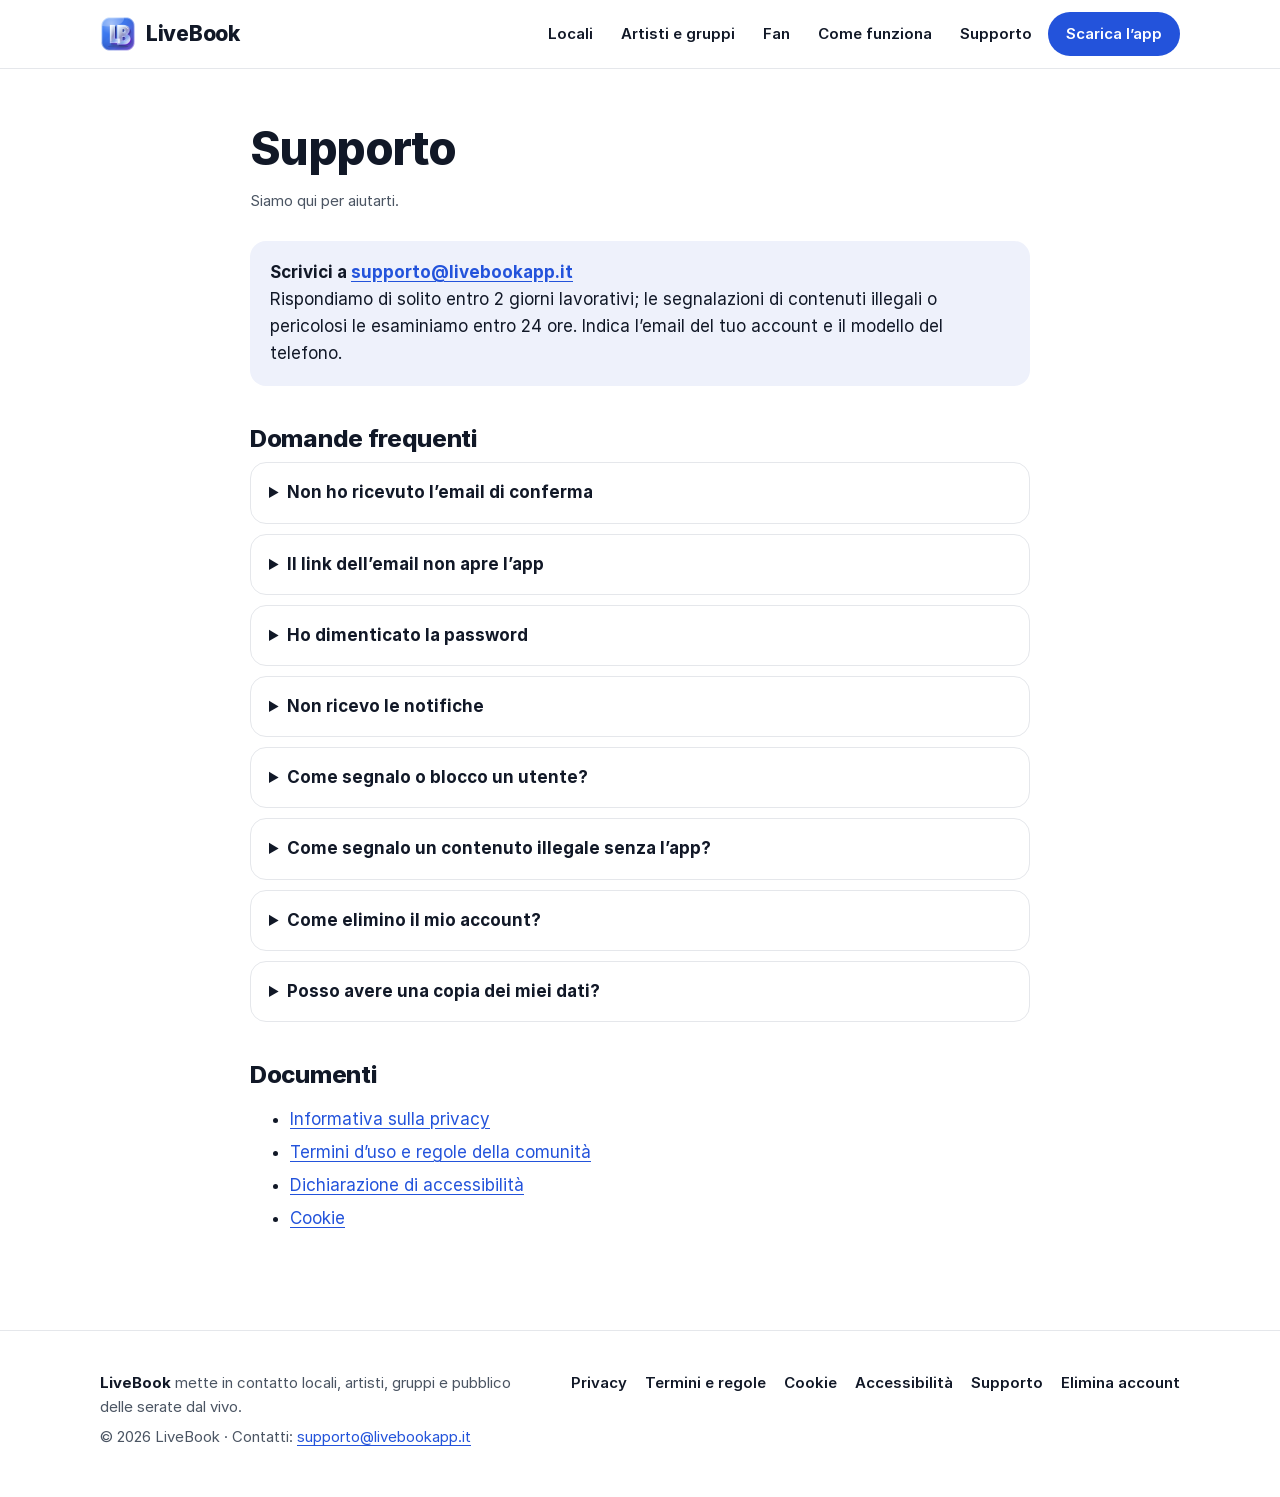
<file: supporto.html>
<!doctype html>
<html lang="it">
<head>
<meta charset="utf-8">
<meta name="viewport" content="width=device-width, initial-scale=1">
<title>Supporto · LiveBook</title>
<meta name="description" content="Assistenza LiveBook: contatti, domande frequenti, segnalazioni e richieste sui dati.">
<link rel="canonical" href="https://livebookapp.it/supporto.html">
<meta http-equiv="Content-Security-Policy" content="default-src 'self'; img-src 'self' data:; media-src 'self'; style-src 'self'; script-src 'self'; font-src 'self'; base-uri 'self'; form-action 'none'">
<meta name="referrer" content="strict-origin-when-cross-origin">
<meta name="theme-color" content="#2353DB">
<meta property="og:type" content="website">
<meta property="og:locale" content="it_IT">
<meta property="og:site_name" content="LiveBook">
<meta property="og:title" content="Supporto · LiveBook">
<meta property="og:description" content="Assistenza LiveBook: contatti, domande frequenti, segnalazioni e richieste sui dati.">
<meta property="og:url" content="https://livebookapp.it/supporto.html">
<meta property="og:image" content="https://livebookapp.it/assets/img/og-image.jpg">
<meta name="twitter:card" content="summary_large_image">
<link rel="icon" type="image/png" sizes="32x32" href="assets/img/favicon-32.png">
<link rel="apple-touch-icon" href="assets/img/apple-touch-icon.png">
<link rel="manifest" href="site.webmanifest">
<link rel="preload" href="assets/fonts/Inter-Regular.woff2" as="font" type="font/woff2" crossorigin>
<link rel="stylesheet" href="assets/site.css">
</head>
<body>
<a class="skip" href="#contenuto">Vai al contenuto</a>
<header class="top">
  <div class="wrap">
    <a class="brand" href="index.html" aria-label="LiveBook, pagina iniziale"><img src="assets/img/logo-96.png" alt="" width="36" height="36">LiveBook</a>
    <nav aria-label="Menu principale"><a href="index.html#locali">Locali</a><a href="index.html#artisti">Artisti e gruppi</a><a href="index.html#fan">Fan</a><a href="index.html#come-funziona">Come funziona</a><a href="supporto.html">Supporto</a><a class="cta" href="index.html#scarica">Scarica l’app</a></nav>
  </div>
</header>
<main id="contenuto">

<article class="doc"><div class="wrap">
<h1>Supporto</h1>
<p class="meta">Siamo qui per aiutarti.</p>
<div class="box"><p class="flush"><strong>Scrivici a <a href="mailto:supporto@livebookapp.it">supporto@livebookapp.it</a></strong><br>Rispondiamo di solito entro 2 giorni lavorativi; le segnalazioni di contenuti illegali o pericolosi le esaminiamo entro 24 ore. Indica l’email del tuo account e il modello del telefono.</p></div>
<h2 id="faq">Domande frequenti</h2>
<details><summary>Non ho ricevuto l’email di conferma</summary><p>Controlla la cartella Spam o Promozioni e aggiungi il mittente ai contatti. Puoi registrarti di nuovo con la stessa email dopo qualche minuto per ricevere un nuovo link.</p></details><details><summary>Il link dell’email non apre l’app</summary><p>Apri l’email dal telefono su cui hai installato LiveBook. Se l’hai aperta dal computer, rifai l’operazione dal telefono: l’app si apre e completa l’accesso da sola.</p></details><details><summary>Ho dimenticato la password</summary><p>Nella schermata di accesso tocca «Password dimenticata?»: ricevi un link. Dal telefono apre l’app sulla schermata «Nuova password»; dal computer ti fa scegliere la password direttamente nella pagina che si apre.</p></details><details><summary>Non ricevo le notifiche</summary><p>Controlla in Impostazioni › Notifiche › LiveBook che siano consentite, poi esci dall’app e rientra.</p></details><details><summary>Come segnalo o blocco un utente?</summary><p>Apri il suo profilo e tocca ⋯ › Segnala profilo oppure ⋯ › Blocca. Gli utenti bloccati li sblocchi da Profilo › Utenti bloccati.</p></details><details><summary>Come segnalo un contenuto illegale senza l’app?</summary><p>Scrivici con i dettagli indicati nei <a href="termini.html#segnalazioni">termini, punto 6</a>.</p></details><details><summary>Come elimino il mio account?</summary><p>Dall’app: Profilo › in fondo › Elimina account. Oppure senza app: vedi <a href="elimina-account.html">Elimina account</a>.</p></details><details><summary>Posso avere una copia dei miei dati?</summary><p>Sì: scrivici dall’email del tuo account e te la inviamo entro 30 giorni.</p></details>
<h2 id="documenti">Documenti</h2>
<ul><li><a href="privacy.html">Informativa sulla privacy</a></li><li><a href="termini.html">Termini d’uso e regole della comunità</a></li><li><a href="accessibilita.html">Dichiarazione di accessibilità</a></li><li><a href="cookie.html">Cookie</a></li></ul>
</div></article>
</main>
<footer class="site">
  <div class="wrap">
    <div>
      <p class="f1"><strong>LiveBook</strong> mette in contatto locali, artisti, gruppi e pubblico delle serate dal vivo.</p>
      <p class="f2">© 2026 LiveBook · Contatti: <a href="mailto:supporto@livebookapp.it">supporto@livebookapp.it</a></p>
    </div>
    <nav aria-label="Informazioni legali"><a href="privacy.html">Privacy</a><a href="termini.html">Termini e regole</a><a href="cookie.html">Cookie</a><a href="accessibilita.html">Accessibilità</a><a href="supporto.html">Supporto</a><a href="elimina-account.html">Elimina account</a></nav>
  </div>
</footer>

</body>
</html>
</file>
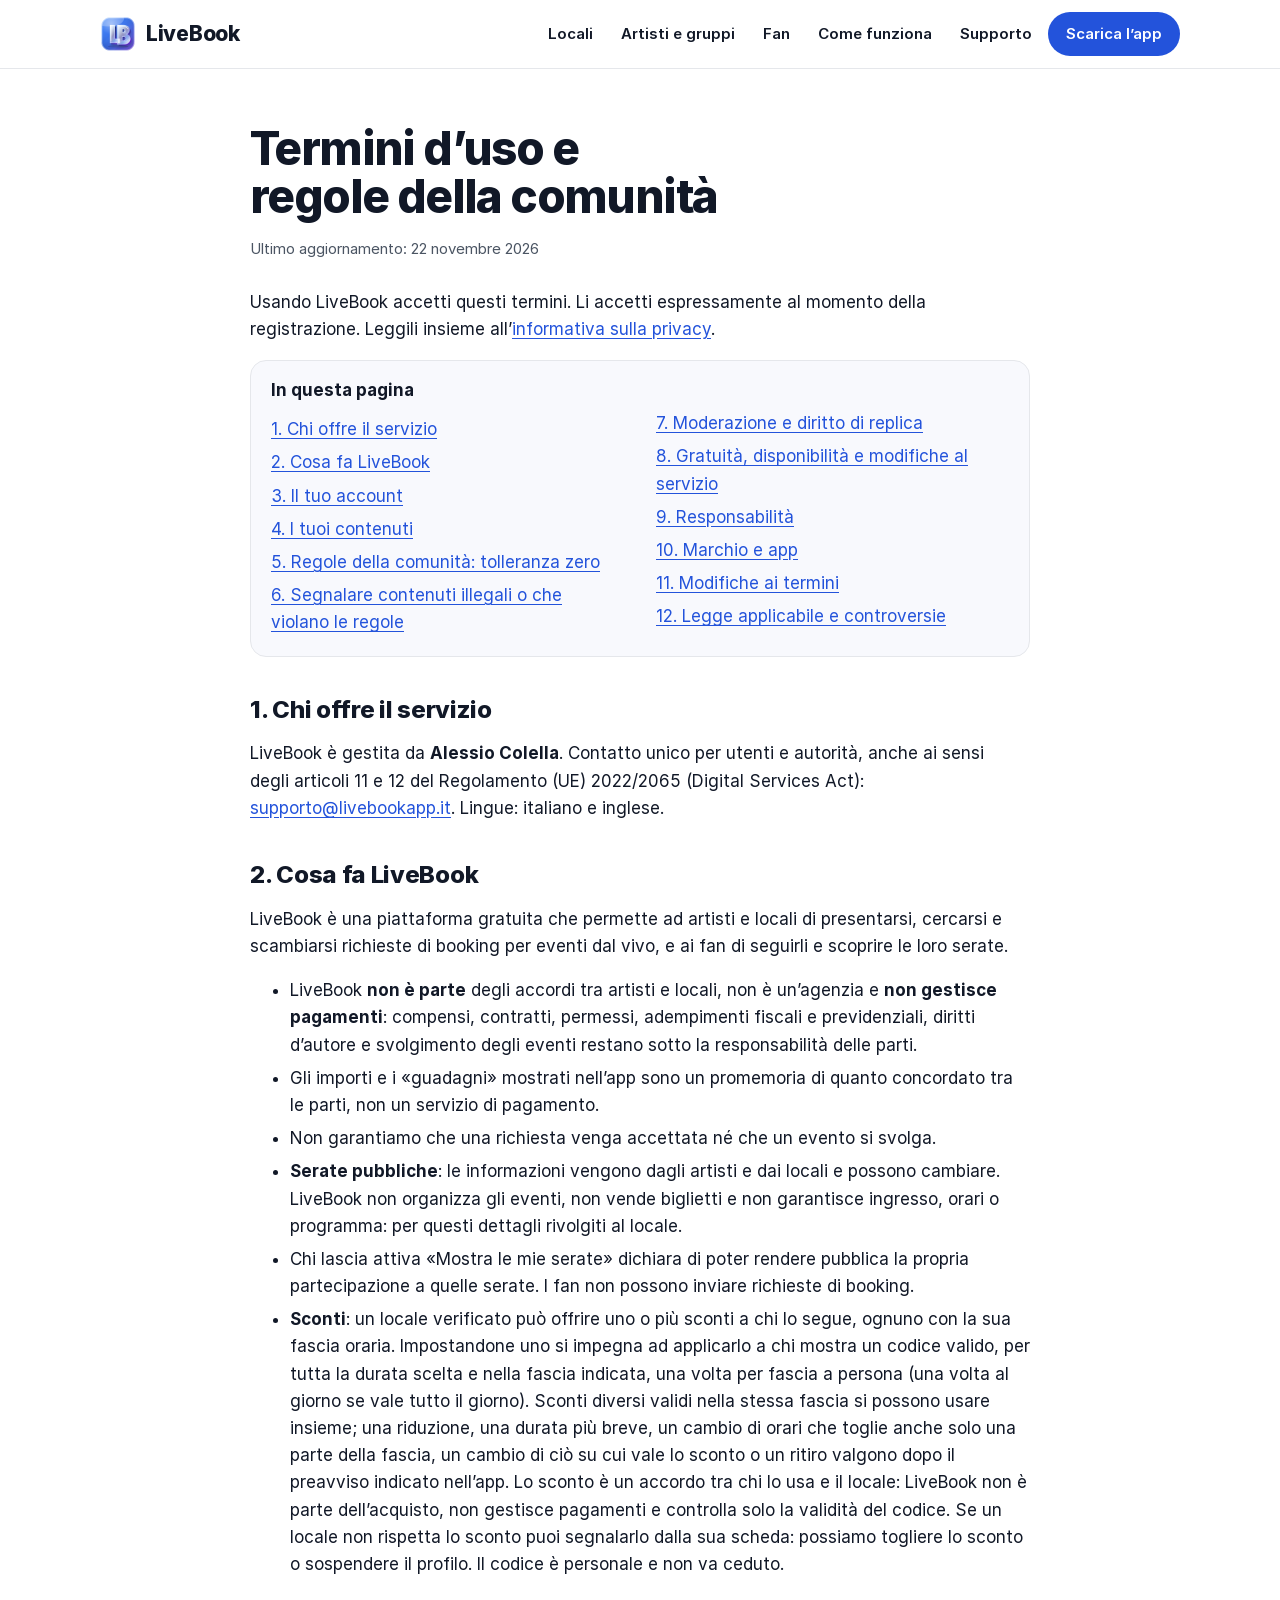
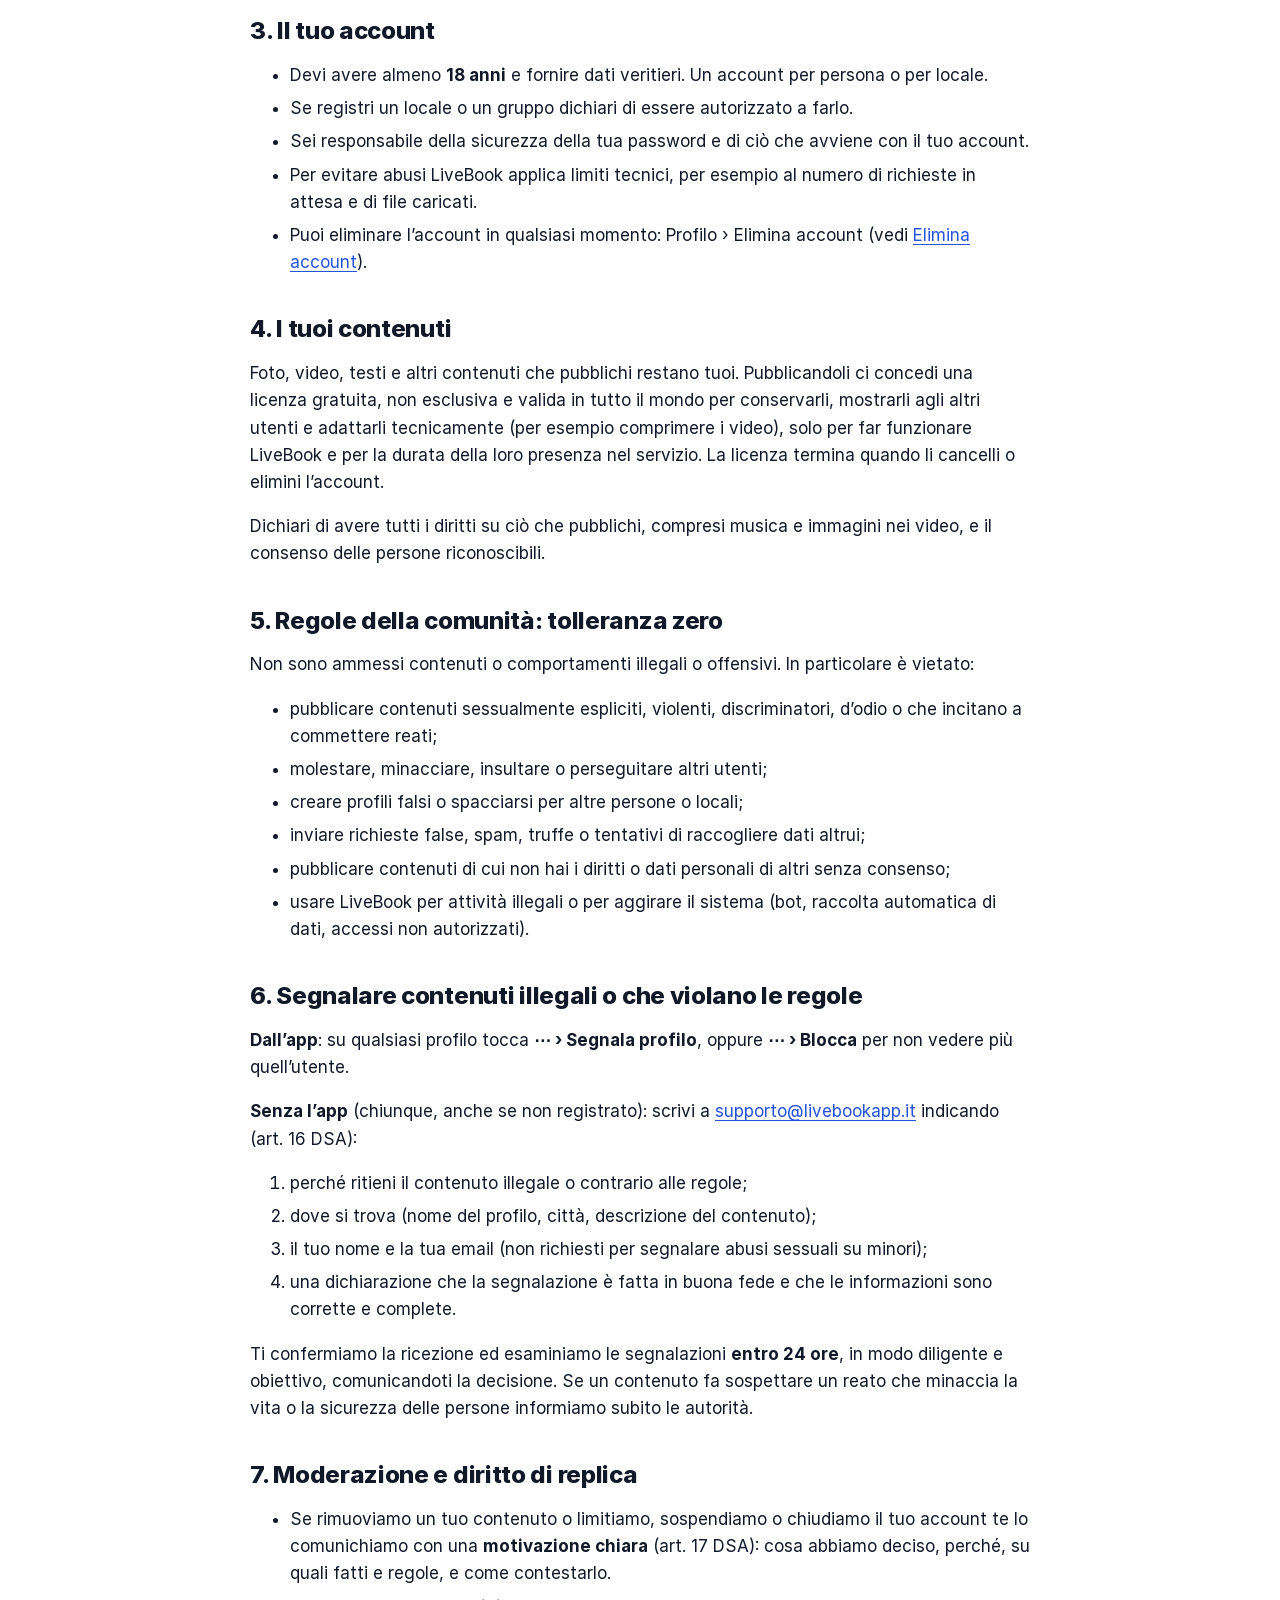
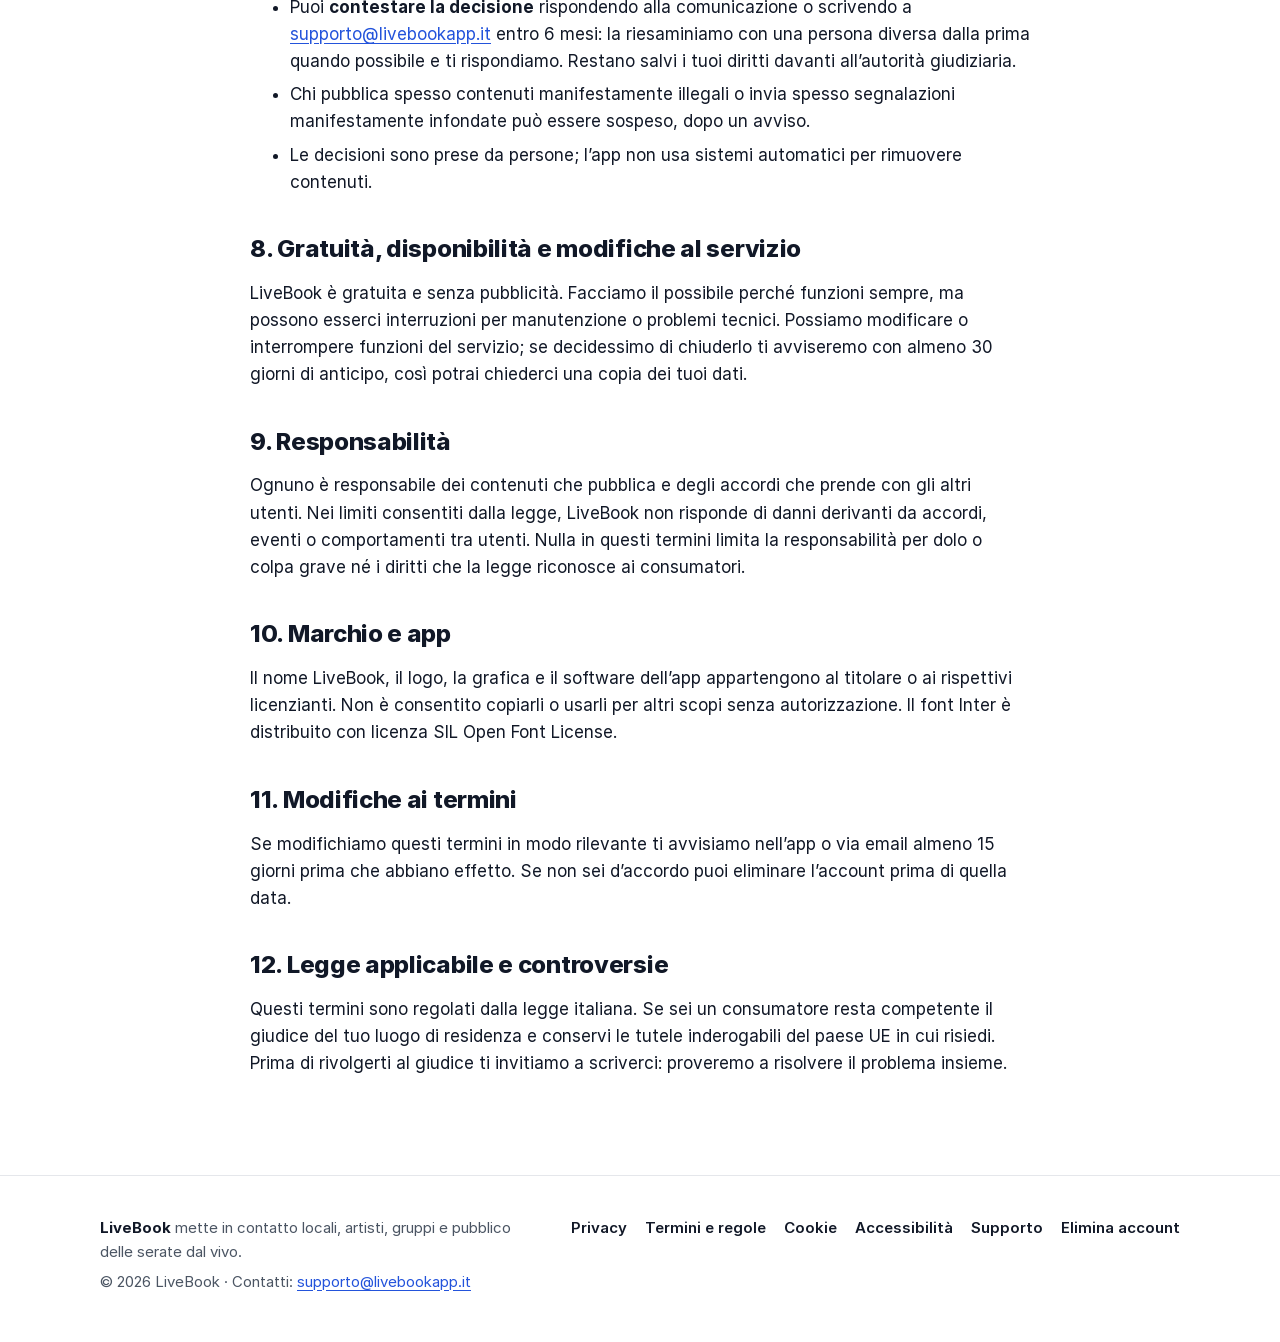
<file: termini.html>
<!doctype html>
<html lang="it">
<head>
<meta charset="utf-8">
<meta name="viewport" content="width=device-width, initial-scale=1">
<title>Termini d’uso e regole della comunità · LiveBook</title>
<meta name="description" content="Le condizioni per usare LiveBook: cosa offre il servizio, le regole della comunità, come segnalare contenuti illegali, moderazione e diritti degli utenti.">
<link rel="canonical" href="https://livebookapp.it/termini.html">
<meta http-equiv="Content-Security-Policy" content="default-src 'self'; img-src 'self' data:; media-src 'self'; style-src 'self'; script-src 'self'; font-src 'self'; base-uri 'self'; form-action 'none'">
<meta name="referrer" content="strict-origin-when-cross-origin">
<meta name="theme-color" content="#2353DB">
<meta property="og:type" content="website">
<meta property="og:locale" content="it_IT">
<meta property="og:site_name" content="LiveBook">
<meta property="og:title" content="Termini d’uso e regole della comunità · LiveBook">
<meta property="og:description" content="Le condizioni per usare LiveBook: cosa offre il servizio, le regole della comunità, come segnalare contenuti illegali, moderazione e diritti degli utenti.">
<meta property="og:url" content="https://livebookapp.it/termini.html">
<meta property="og:image" content="https://livebookapp.it/assets/img/og-image.jpg">
<meta name="twitter:card" content="summary_large_image">
<link rel="icon" type="image/png" sizes="32x32" href="assets/img/favicon-32.png">
<link rel="apple-touch-icon" href="assets/img/apple-touch-icon.png">
<link rel="manifest" href="site.webmanifest">
<link rel="preload" href="assets/fonts/Inter-Regular.woff2" as="font" type="font/woff2" crossorigin>
<link rel="stylesheet" href="assets/site.css">
</head>
<body>
<a class="skip" href="#contenuto">Vai al contenuto</a>
<header class="top">
  <div class="wrap">
    <a class="brand" href="index.html" aria-label="LiveBook, pagina iniziale"><img src="assets/img/logo-96.png" alt="" width="36" height="36">LiveBook</a>
    <nav aria-label="Menu principale"><a href="index.html#locali">Locali</a><a href="index.html#artisti">Artisti e gruppi</a><a href="index.html#fan">Fan</a><a href="index.html#come-funziona">Come funziona</a><a href="supporto.html">Supporto</a><a class="cta" href="index.html#scarica">Scarica l’app</a></nav>
  </div>
</header>
<main id="contenuto">

<article class="doc"><div class="wrap">
<h1>Termini d’uso e regole della comunità</h1>
<p class="meta">Ultimo aggiornamento: 22 novembre 2026</p>
<p>Usando LiveBook accetti questi termini. Li accetti espressamente al momento della registrazione. Leggili insieme all’<a href="privacy.html">informativa sulla privacy</a>.</p>
<nav class="toc" aria-label="Indice"><strong>In questa pagina</strong><ol><li><a href="#chi">1. Chi offre il servizio</a></li><li><a href="#servizio">2. Cosa fa LiveBook</a></li><li><a href="#account">3. Il tuo account</a></li><li><a href="#contenuti">4. I tuoi contenuti</a></li><li><a href="#regole">5. Regole della comunità: tolleranza zero</a></li><li><a href="#segnalazioni">6. Segnalare contenuti illegali o che violano le regole</a></li><li><a href="#moderazione">7. Moderazione e diritto di replica</a></li><li><a href="#gratuita">8. Gratuità, disponibilità e modifiche al servizio</a></li><li><a href="#responsabilita">9. Responsabilità</a></li><li><a href="#proprieta">10. Marchio e app</a></li><li><a href="#modifiche">11. Modifiche ai termini</a></li><li><a href="#legge">12. Legge applicabile e controversie</a></li></ol></nav>
<h2 id="chi">1. Chi offre il servizio</h2><p>LiveBook è gestita da <strong>Alessio Colella</strong>. Contatto unico per utenti e autorità, anche ai sensi degli articoli 11 e 12 del Regolamento (UE) 2022/2065 (Digital Services Act): <a href="mailto:supporto@livebookapp.it">supporto@livebookapp.it</a>. Lingue: italiano e inglese.</p><h2 id="servizio">2. Cosa fa LiveBook</h2><p>LiveBook è una piattaforma gratuita che permette ad artisti e locali di presentarsi, cercarsi e scambiarsi richieste di booking per eventi dal vivo, e ai fan di seguirli e scoprire le loro serate.</p>
<ul><li>LiveBook <strong>non è parte</strong> degli accordi tra artisti e locali, non è un’agenzia e <strong>non gestisce pagamenti</strong>: compensi, contratti, permessi, adempimenti fiscali e previdenziali, diritti d’autore e svolgimento degli eventi restano sotto la responsabilità delle parti.</li>
<li>Gli importi e i «guadagni» mostrati nell’app sono un promemoria di quanto concordato tra le parti, non un servizio di pagamento.</li>
<li>Non garantiamo che una richiesta venga accettata né che un evento si svolga.</li>
<li><strong>Serate pubbliche</strong>: le informazioni vengono dagli artisti e dai locali e possono cambiare. LiveBook non organizza gli eventi, non vende biglietti e non garantisce ingresso, orari o programma: per questi dettagli rivolgiti al locale.</li>
<li>Chi lascia attiva «Mostra le mie serate» dichiara di poter rendere pubblica la propria partecipazione a quelle serate. I fan non possono inviare richieste di booking.</li>
<li><strong>Sconti</strong>: un locale verificato può offrire uno o più sconti a chi lo segue, ognuno con la sua fascia oraria. Impostandone uno si impegna ad applicarlo a chi mostra un codice valido, per tutta la durata scelta e nella fascia indicata, una volta per fascia a persona (una volta al giorno se vale tutto il giorno). Sconti diversi validi nella stessa fascia si possono usare insieme; una riduzione, una durata più breve, un cambio di orari che toglie anche solo una parte della fascia, un cambio di ciò su cui vale lo sconto o un ritiro valgono dopo il preavviso indicato nell’app. Lo sconto è un accordo tra chi lo usa e il locale: LiveBook non è parte dell’acquisto, non gestisce pagamenti e controlla solo la validità del codice. Se un locale non rispetta lo sconto puoi segnalarlo dalla sua scheda: possiamo togliere lo sconto o sospendere il profilo. Il codice è personale e non va ceduto.</li></ul><h2 id="account">3. Il tuo account</h2><ul><li>Devi avere almeno <strong>18 anni</strong> e fornire dati veritieri. Un account per persona o per locale.</li>
<li>Se registri un locale o un gruppo dichiari di essere autorizzato a farlo.</li>
<li>Sei responsabile della sicurezza della tua password e di ciò che avviene con il tuo account.</li>
<li>Per evitare abusi LiveBook applica limiti tecnici, per esempio al numero di richieste in attesa e di file caricati.</li>
<li>Puoi eliminare l’account in qualsiasi momento: Profilo › Elimina account (vedi <a href="elimina-account.html">Elimina account</a>).</li></ul><h2 id="contenuti">4. I tuoi contenuti</h2><p>Foto, video, testi e altri contenuti che pubblichi restano tuoi. Pubblicandoli ci concedi una licenza gratuita, non esclusiva e valida in tutto il mondo per conservarli, mostrarli agli altri utenti e adattarli tecnicamente (per esempio comprimere i video), solo per far funzionare LiveBook e per la durata della loro presenza nel servizio. La licenza termina quando li cancelli o elimini l’account.</p>
<p>Dichiari di avere tutti i diritti su ciò che pubblichi, compresi musica e immagini nei video, e il consenso delle persone riconoscibili.</p><h2 id="regole">5. Regole della comunità: tolleranza zero</h2><p>Non sono ammessi contenuti o comportamenti illegali o offensivi. In particolare è vietato:</p>
<ul><li>pubblicare contenuti sessualmente espliciti, violenti, discriminatori, d’odio o che incitano a commettere reati;</li>
<li>molestare, minacciare, insultare o perseguitare altri utenti;</li>
<li>creare profili falsi o spacciarsi per altre persone o locali;</li>
<li>inviare richieste false, spam, truffe o tentativi di raccogliere dati altrui;</li>
<li>pubblicare contenuti di cui non hai i diritti o dati personali di altri senza consenso;</li>
<li>usare LiveBook per attività illegali o per aggirare il sistema (bot, raccolta automatica di dati, accessi non autorizzati).</li></ul><h2 id="segnalazioni">6. Segnalare contenuti illegali o che violano le regole</h2><p><strong>Dall’app</strong>: su qualsiasi profilo tocca <strong>⋯ › Segnala profilo</strong>, oppure <strong>⋯ › Blocca</strong> per non vedere più quell’utente.</p>
<p><strong>Senza l’app</strong> (chiunque, anche se non registrato): scrivi a <a href="mailto:supporto@livebookapp.it">supporto@livebookapp.it</a> indicando (art. 16 DSA):</p>
<ol><li>perché ritieni il contenuto illegale o contrario alle regole;</li>
<li>dove si trova (nome del profilo, città, descrizione del contenuto);</li>
<li>il tuo nome e la tua email (non richiesti per segnalare abusi sessuali su minori);</li>
<li>una dichiarazione che la segnalazione è fatta in buona fede e che le informazioni sono corrette e complete.</li></ol>
<p>Ti confermiamo la ricezione ed esaminiamo le segnalazioni <strong>entro 24 ore</strong>, in modo diligente e obiettivo, comunicandoti la decisione. Se un contenuto fa sospettare un reato che minaccia la vita o la sicurezza delle persone informiamo subito le autorità.</p><h2 id="moderazione">7. Moderazione e diritto di replica</h2><ul><li>Se rimuoviamo un tuo contenuto o limitiamo, sospendiamo o chiudiamo il tuo account te lo comunichiamo con una <strong>motivazione chiara</strong> (art. 17 DSA): cosa abbiamo deciso, perché, su quali fatti e regole, e come contestarlo.</li>
<li>Puoi <strong>contestare la decisione</strong> rispondendo alla comunicazione o scrivendo a <a href="mailto:supporto@livebookapp.it">supporto@livebookapp.it</a> entro 6 mesi: la riesaminiamo con una persona diversa dalla prima quando possibile e ti rispondiamo. Restano salvi i tuoi diritti davanti all’autorità giudiziaria.</li>
<li>Chi pubblica spesso contenuti manifestamente illegali o invia spesso segnalazioni manifestamente infondate può essere sospeso, dopo un avviso.</li>
<li>Le decisioni sono prese da persone; l’app non usa sistemi automatici per rimuovere contenuti.</li></ul><h2 id="gratuita">8. Gratuità, disponibilità e modifiche al servizio</h2><p>LiveBook è gratuita e senza pubblicità. Facciamo il possibile perché funzioni sempre, ma possono esserci interruzioni per manutenzione o problemi tecnici. Possiamo modificare o interrompere funzioni del servizio; se decidessimo di chiuderlo ti avviseremo con almeno 30 giorni di anticipo, così potrai chiederci una copia dei tuoi dati.</p><h2 id="responsabilita">9. Responsabilità</h2><p>Ognuno è responsabile dei contenuti che pubblica e degli accordi che prende con gli altri utenti. Nei limiti consentiti dalla legge, LiveBook non risponde di danni derivanti da accordi, eventi o comportamenti tra utenti. Nulla in questi termini limita la responsabilità per dolo o colpa grave né i diritti che la legge riconosce ai consumatori.</p><h2 id="proprieta">10. Marchio e app</h2><p>Il nome LiveBook, il logo, la grafica e il software dell’app appartengono al titolare o ai rispettivi licenzianti. Non è consentito copiarli o usarli per altri scopi senza autorizzazione. Il font Inter è distribuito con licenza SIL Open Font License.</p><h2 id="modifiche">11. Modifiche ai termini</h2><p>Se modifichiamo questi termini in modo rilevante ti avvisiamo nell’app o via email almeno 15 giorni prima che abbiano effetto. Se non sei d’accordo puoi eliminare l’account prima di quella data.</p><h2 id="legge">12. Legge applicabile e controversie</h2><p>Questi termini sono regolati dalla legge italiana. Se sei un consumatore resta competente il giudice del tuo luogo di residenza e conservi le tutele inderogabili del paese UE in cui risiedi. Prima di rivolgerti al giudice ti invitiamo a scriverci: proveremo a risolvere il problema insieme.</p>
</div></article>
</main>
<footer class="site">
  <div class="wrap">
    <div>
      <p class="f1"><strong>LiveBook</strong> mette in contatto locali, artisti, gruppi e pubblico delle serate dal vivo.</p>
      <p class="f2">© 2026 LiveBook · Contatti: <a href="mailto:supporto@livebookapp.it">supporto@livebookapp.it</a></p>
    </div>
    <nav aria-label="Informazioni legali"><a href="privacy.html">Privacy</a><a href="termini.html">Termini e regole</a><a href="cookie.html">Cookie</a><a href="accessibilita.html">Accessibilità</a><a href="supporto.html">Supporto</a><a href="elimina-account.html">Elimina account</a></nav>
  </div>
</footer>

</body>
</html>
</file>
<file: assets/site.css>
/* LiveBook – sito vetrina. Nessuna risorsa esterna: font, immagini e video
   sono su questo dominio (niente cookie, niente indirizzi IP a terzi). */
@font-face { font-family: "Inter"; font-weight: 400; font-display: swap; src: url("fonts/Inter-Regular.woff2") format("woff2"); }
@font-face { font-family: "Inter"; font-weight: 600; font-display: swap; src: url("fonts/Inter-SemiBold.woff2") format("woff2"); }
@font-face { font-family: "Inter"; font-weight: 700; font-display: swap; src: url("fonts/Inter-Bold.woff2") format("woff2"); }
@font-face { font-family: "Inter"; font-weight: 800; font-display: swap; src: url("fonts/Inter-ExtraBold.woff2") format("woff2"); }

:root {
  --primary: #2353DB;      /* blu LiveBook (contrasto 6,3:1 su bianco) */
  --violet: #7C3AED;
  --ink: #111827;
  --muted: #4B5563;        /* 7,6:1 su bianco */
  --line: #E5E7EB;
  --soft: #EEF1FB;
  --card: #FFFFFF;
  --bg: #FFFFFF;
  --focus: #F59E0B;
  --radius: 22px;
  --wrap: 1120px;
  color-scheme: light;
}
* { box-sizing: border-box; }
html { scroll-behavior: smooth; -webkit-text-size-adjust: 100%; }
@media (prefers-reduced-motion: reduce) { html { scroll-behavior: auto; } *, *::before, *::after { animation: none !important; transition: none !important; } }
body {
  margin: 0; background: var(--bg); color: var(--ink);
  font: 400 17px/1.6 "Inter", -apple-system, BlinkMacSystemFont, "Segoe UI", Roboto, sans-serif;
}
img, video { max-width: 100%; display: block; }
a { color: var(--primary); text-underline-offset: 3px; }
a:hover { color: #1B44B8; }
:focus-visible { outline: 3px solid var(--focus); outline-offset: 3px; border-radius: 8px; }
.skip { position: absolute; left: -999px; top: 8px; background: var(--ink); color: #fff; padding: 10px 14px; border-radius: 10px; z-index: 10; }
.skip:focus { left: 12px; }
.wrap { max-width: var(--wrap); margin: 0 auto; padding: 0 20px; }
.sr-only { position: absolute; width: 1px; height: 1px; overflow: hidden; clip: rect(0 0 0 0); white-space: nowrap; }

/* ---------- intestazione ---------- */
.top { position: sticky; top: 0; z-index: 5; background: rgba(255,255,255,.92); backdrop-filter: saturate(1.4) blur(12px); border-bottom: 1px solid var(--line); }
.top .wrap { display: flex; align-items: center; gap: 16px; min-height: 68px; }
.brand { display: flex; align-items: center; gap: 10px; text-decoration: none; color: var(--ink); font-weight: 800; font-size: 21px; letter-spacing: -.3px; }
.brand img { width: 36px; height: 36px; border-radius: 10px; }
.top nav { margin-left: auto; display: flex; align-items: center; gap: 4px; flex-wrap: wrap; }
.top nav a { text-decoration: none; color: var(--ink); font-weight: 600; font-size: 15px; padding: 10px 12px; border-radius: 999px; }
.top nav a:hover { background: var(--soft); }
.top nav a.cta { background: var(--primary); color: #fff; padding: 10px 18px; }
.top nav a.cta:hover { background: #1B44B8; }
@media (max-width: 720px) { .top nav a:not(.cta) { display: none; } }

/* ---------- pulsanti ---------- */
.btn { display: inline-flex; align-items: center; gap: 12px; min-height: 56px; padding: 10px 20px; border-radius: 16px; text-decoration: none; font-weight: 700; border: 2px solid transparent; }
.btn small { display: block; font-weight: 600; font-size: 12px; opacity: .85; letter-spacing: .2px; }
.btn span { line-height: 1.15; text-align: left; }
.btn-dark { background: var(--ink); color: #fff; }
.btn-dark:hover { background: #000; color: #fff; }
.btn-dark[aria-disabled="true"] { background: #374151; cursor: default; }
.btn-ghost { background: #fff; color: var(--ink); border-color: var(--line); }
.btn svg { width: 26px; height: 26px; flex: none; fill: currentColor; }
.stores { display: flex; flex-wrap: wrap; gap: 12px; margin: 28px 0 10px; }
.note { color: var(--muted); font-size: 15px; margin: 0; }

/* ---------- hero ---------- */
.hero { position: relative; overflow: hidden; background:
  radial-gradient(60% 70% at 85% 20%, rgba(124,58,237,.16), transparent 70%),
  radial-gradient(55% 60% at 10% 90%, rgba(35,83,219,.14), transparent 70%), var(--soft); }
.hero .wrap { display: grid; grid-template-columns: 1.1fr .9fr; gap: 48px; align-items: center; padding-top: 64px; padding-bottom: 72px; }
.eyebrow { display: inline-block; font-weight: 700; font-size: 13px; letter-spacing: 1.6px; text-transform: uppercase; color: var(--primary); background: #fff; border: 1px solid #D6DEF8; padding: 6px 12px; border-radius: 999px; }
h1 { font-size: clamp(36px, 5.4vw, 60px); line-height: 1.04; letter-spacing: -1.6px; font-weight: 800; margin: 18px 0 16px; text-wrap: balance; }
h1 .grad { background: linear-gradient(90deg, var(--primary), var(--violet)); -webkit-background-clip: text; background-clip: text; color: transparent; }
.lead { font-size: 19px; color: var(--muted); max-width: 34em; margin: 0; }
.phone { justify-self: center; width: min(330px, 80vw); aspect-ratio: 9 / 19.5; border-radius: 46px; padding: 12px; background: #0B1020;
  box-shadow: 0 40px 80px -30px rgba(17,24,39,.55), 0 0 0 1px rgba(255,255,255,.08) inset; }
.phone video, .phone img { width: 100%; height: 100%; object-fit: cover; border-radius: 36px; background: #EEF1FB; }
@media (max-width: 860px) { .hero .wrap { grid-template-columns: 1fr; padding-top: 40px; } .phone { width: min(280px, 72vw); } }

/* ---------- sezioni ---------- */
section.block { padding: 80px 0; }
section.block.alt { background: #F8F9FD; }
h2 { font-size: clamp(28px, 3.6vw, 40px); line-height: 1.12; letter-spacing: -.8px; margin: 0 0 12px; font-weight: 800; text-wrap: balance; }
.sub { color: var(--muted); font-size: 18px; margin: 0 0 36px; max-width: 42em; }
.grid2 { display: grid; grid-template-columns: repeat(2, 1fr); gap: 24px; }
.grid3 { display: grid; grid-template-columns: repeat(3, 1fr); gap: 20px; }
@media (max-width: 860px) { .grid2, .grid3 { grid-template-columns: 1fr; } }
.card { background: var(--card); border: 1px solid var(--line); border-radius: var(--radius); padding: 28px; }
.card h3 { font-size: 22px; margin: 0 0 10px; letter-spacing: -.3px; }
.card ul { margin: 0; padding-left: 1.1em; }
.card li { margin: 8px 0; }
.tag { display: inline-flex; align-items: center; gap: 8px; font-weight: 700; color: var(--primary); margin-bottom: 8px; }
.step { display: flex; gap: 16px; }
.step .n { flex: none; width: 44px; height: 44px; border-radius: 14px; display: grid; place-items: center; color: #fff; font-weight: 800; background: linear-gradient(135deg, var(--primary), var(--violet)); }
.step h3 { margin: 4px 0 6px; font-size: 19px; }
.step p { margin: 0; color: var(--muted); }
.ticks { list-style: none; padding: 0; margin: 0; display: grid; gap: 14px; }
.ticks li { display: flex; gap: 12px; align-items: flex-start; }
.ticks svg { flex: none; width: 24px; height: 24px; fill: #047857; margin-top: 2px; }
.band { background: linear-gradient(120deg, var(--primary), var(--violet)); color: #fff; border-radius: 30px; padding: 48px; display: grid; grid-template-columns: 1fr auto; gap: 24px; align-items: center; }
.band h2 { color: #fff; margin: 0 0 8px; }
.band p { margin: 0; color: #E0E7FF; }
.band .btn-dark { background: #fff; color: var(--ink); }
@media (max-width: 860px) { .band { grid-template-columns: 1fr; padding: 32px; } }

/* ---------- pagine legali ---------- */
.doc { padding: 56px 0 80px; }
.doc .wrap { max-width: 820px; }
.doc h1 { font-size: clamp(32px, 4.5vw, 46px); margin-top: 0; }
.doc .meta { color: var(--muted); font-size: 15px; margin: 0 0 28px; }
.doc h2 { font-size: 24px; margin: 40px 0 10px; letter-spacing: -.3px; scroll-margin-top: 90px; }
.doc h3 { font-size: 19px; margin: 26px 0 6px; }
.doc p, .doc li { max-width: 70ch; }
.doc li { margin: 6px 0; }
.doc table { width: 100%; border-collapse: collapse; margin: 14px 0; font-size: 15.5px; }
.doc th, .doc td { text-align: left; vertical-align: top; border-bottom: 1px solid var(--line); padding: 10px 10px 10px 0; }
.doc th { font-weight: 700; }
.doc .box { background: var(--soft); border-radius: 16px; padding: 18px 20px; margin: 18px 0; }
[hidden] { display: none !important; }
/* (E193) pagina Android: avviso per i browser interni delle app e conferma del download */
.apk-inapp { background: #FFF7E6; border: 2px solid #F59E0B; border-radius: 14px; padding: 14px 16px; margin: 0 0 16px; }
.apk-inapp p + p { margin-top: 10px; }
.apk-azioni { display: flex; flex-wrap: wrap; gap: 10px; }
.apk-azioni .btn { min-height: 48px; font-size: 16px; cursor: pointer; font-family: inherit; }
.apk-avviato { background: #ECFDF3; border: 1px solid #10B981; border-radius: 12px; padding: 10px 14px; margin: 14px 0 0; }
.toc { background: #F8F9FD; border: 1px solid var(--line); border-radius: 16px; padding: 16px 20px; margin: 0 0 12px; }
.toc ol { margin: 6px 0 0; padding-left: 1.3em; columns: 2; column-gap: 32px; }
@media (max-width: 640px) { .toc ol { columns: 1; } .doc table, .doc thead, .doc tbody, .doc tr, .doc th, .doc td { display: block; } .doc thead { display: none; } .doc td { border: 0; padding: 4px 0; } .doc tr { border-bottom: 1px solid var(--line); padding: 10px 0; } .doc td::before { content: attr(data-label); display: block; font-weight: 700; } }
details { border: 1px solid var(--line); border-radius: 16px; padding: 4px 18px; margin: 10px 0; background: #fff; }
summary { cursor: pointer; font-weight: 700; padding: 12px 0; }
details p { margin-top: 0; }

/* ---------- piè di pagina ---------- */
footer.site { border-top: 1px solid var(--line); padding: 40px 0 48px; color: var(--muted); font-size: 15px; }
footer.site .wrap { display: grid; grid-template-columns: 1fr auto; gap: 24px; }
footer.site nav { display: flex; flex-wrap: wrap; gap: 6px 18px; }
footer.site nav a { color: var(--ink); text-decoration: none; font-weight: 600; }
footer.site nav a:hover { text-decoration: underline; }
@media (max-width: 720px) { footer.site .wrap { grid-template-columns: 1fr; } }

/* classi di servizio (niente stili inline: Content-Security-Policy) */
.f1 { margin: 0 0 6px; } .f1 strong { color: var(--ink); }
.f2, .flush { margin: 0; }
.sub.flush { margin-bottom: 0; }
.grid2.center { align-items: center; }
section.block.notop { padding-top: 0; }
.toc ol { list-style: none; padding-left: 0; }

/* (E170) Nuova password dal computer */
.c-form { display: grid; gap: 8px; max-width: 420px; margin: 20px 0; }
.c-form label { font-weight: 600; }
.c-form input[type="password"], .c-form input[type="text"] { width: 100%; min-height: 48px; padding: 10px 14px; border: 1px solid var(--line); border-radius: 12px; font: inherit; color: var(--ink); background: #fff; }
.c-form input:focus-visible { outline: 3px solid #2353DB; outline-offset: 1px; }
.c-form .nota { margin: 0 0 8px; }
.c-form .c-scelta { display: flex; align-items: center; gap: 8px; font-weight: 400; margin: 4px 0 8px; }
.c-form .c-msg { margin: 0 0 8px; padding: 10px 14px; border-radius: 12px; background: #FEF2F2; color: #991B1B; font-weight: 600; }
.c-form button { justify-content: center; cursor: pointer; font: inherit; font-weight: 600; }
.c-form button:disabled { opacity: .6; cursor: default; }
/* (E235) codice presenza StoNait nella pagina di riserva /u/<id>?codice= */
.codice-presenza { font-size: clamp(34px, 11vw, 56px); font-weight: 800; letter-spacing: 4px; font-variant-numeric: tabular-nums; margin: 18px 0; color: var(--ink); -webkit-user-select: all; user-select: all; overflow-wrap: anywhere; }
.btn-copia { background: var(--primary); color: #fff; cursor: pointer; font-family: inherit; font-size: 17px; }
.btn-copia:hover { background: #1b43b4; color: #fff; }
.fuori-schermo { position: fixed; top: 0; left: -9999px; opacity: 0; }

/* (E236) pagina iniziale: «Chi sei?», parti per locali, artisti e fan, domande */
section[id], #gruppi { scroll-margin-top: 84px; }
.who-title { font-size: clamp(19px, 2.2vw, 23px); letter-spacing: -.3px; margin: 28px 0 12px; }
.who { display: grid; grid-template-columns: repeat(2, 1fr); gap: 12px; }
.who a { display: flex; gap: 12px; align-items: flex-start; min-height: 64px; padding: 16px; border-radius: 18px; background: #fff; border: 1px solid #D6DEF8; color: var(--ink); text-decoration: none; box-shadow: 0 10px 24px -18px rgba(35,83,219,.6); }
.who a:hover { border-color: var(--primary); color: var(--ink); }
.who svg { flex: none; width: 28px; height: 28px; fill: var(--primary); margin-top: 2px; }
.who strong { display: block; font-size: 16px; line-height: 1.3; }
.who small { display: block; color: var(--muted); font-size: 14px; line-height: 1.35; margin-top: 4px; }
@media (max-width: 560px) { .who { grid-template-columns: 1fr; } }
.grid4 { display: grid; grid-template-columns: repeat(4, 1fr); gap: 20px; }
@media (max-width: 960px) { .grid4 { grid-template-columns: repeat(2, 1fr); } }
@media (max-width: 560px) { .grid4 { grid-template-columns: 1fr; } }
.card.mini { padding: 22px; }
.card.mini h3 { font-size: 19px; margin-bottom: 6px; }
.card.mini p { margin: 0; color: var(--muted); }
.role .tag svg { width: 22px; height: 22px; fill: currentColor; }
.role .card li strong { color: var(--ink); }
.why { margin: 24px 0 0; padding: 18px 22px; border-radius: 18px; background: #fff; border: 1px solid var(--line); border-left: 5px solid var(--primary); max-width: 62em; }
section.block.alt .why { background: #fff; }
.example { margin-top: 24px; background: linear-gradient(135deg, #F5F3FF, #EEF1FB); border-color: #DDD6FE; }
.example h3 { font-size: 24px; }
.flow { margin: 12px 0 14px; padding-left: 1.3em; }
.flow li { margin: 10px 0; }
.reasons { grid-template-columns: repeat(2, 1fr); gap: 16px 32px; }
@media (max-width: 860px) { .reasons { grid-template-columns: 1fr; } }
.wrap.narrow { max-width: 860px; }
</file>
